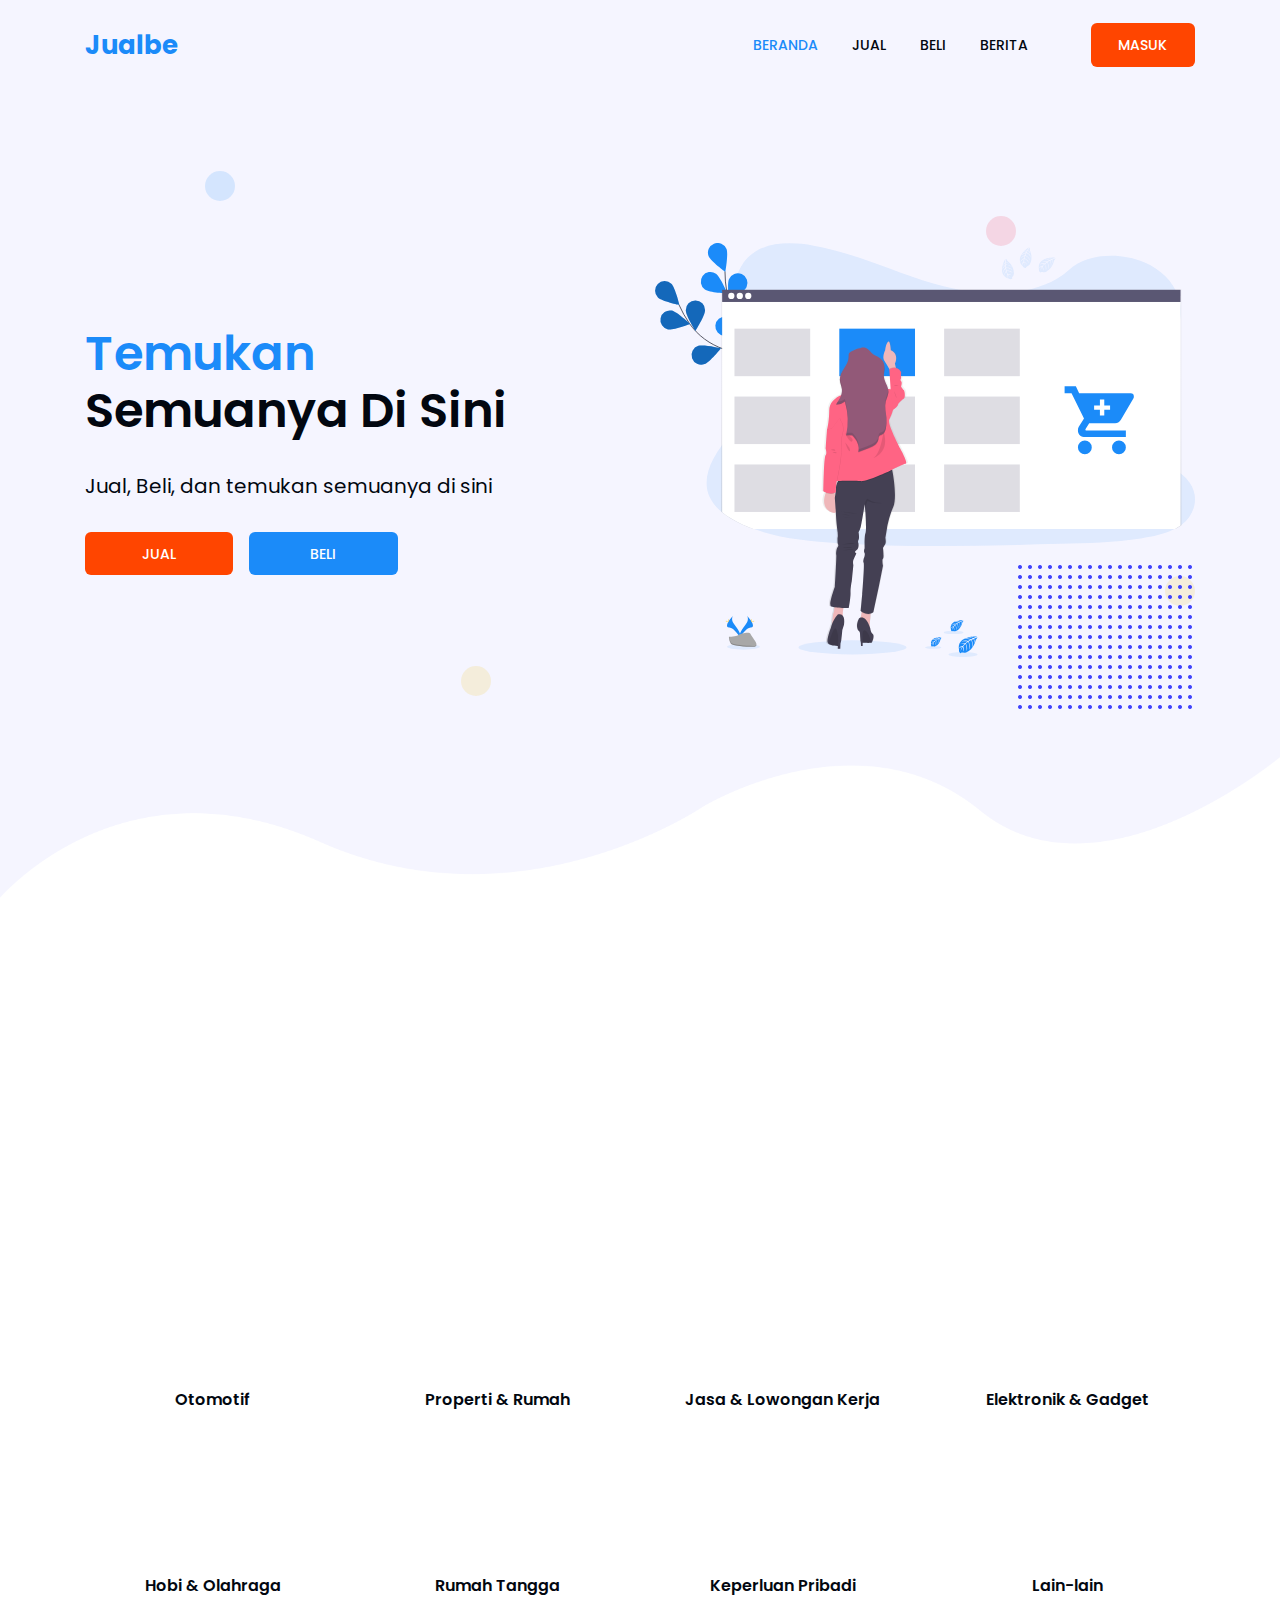
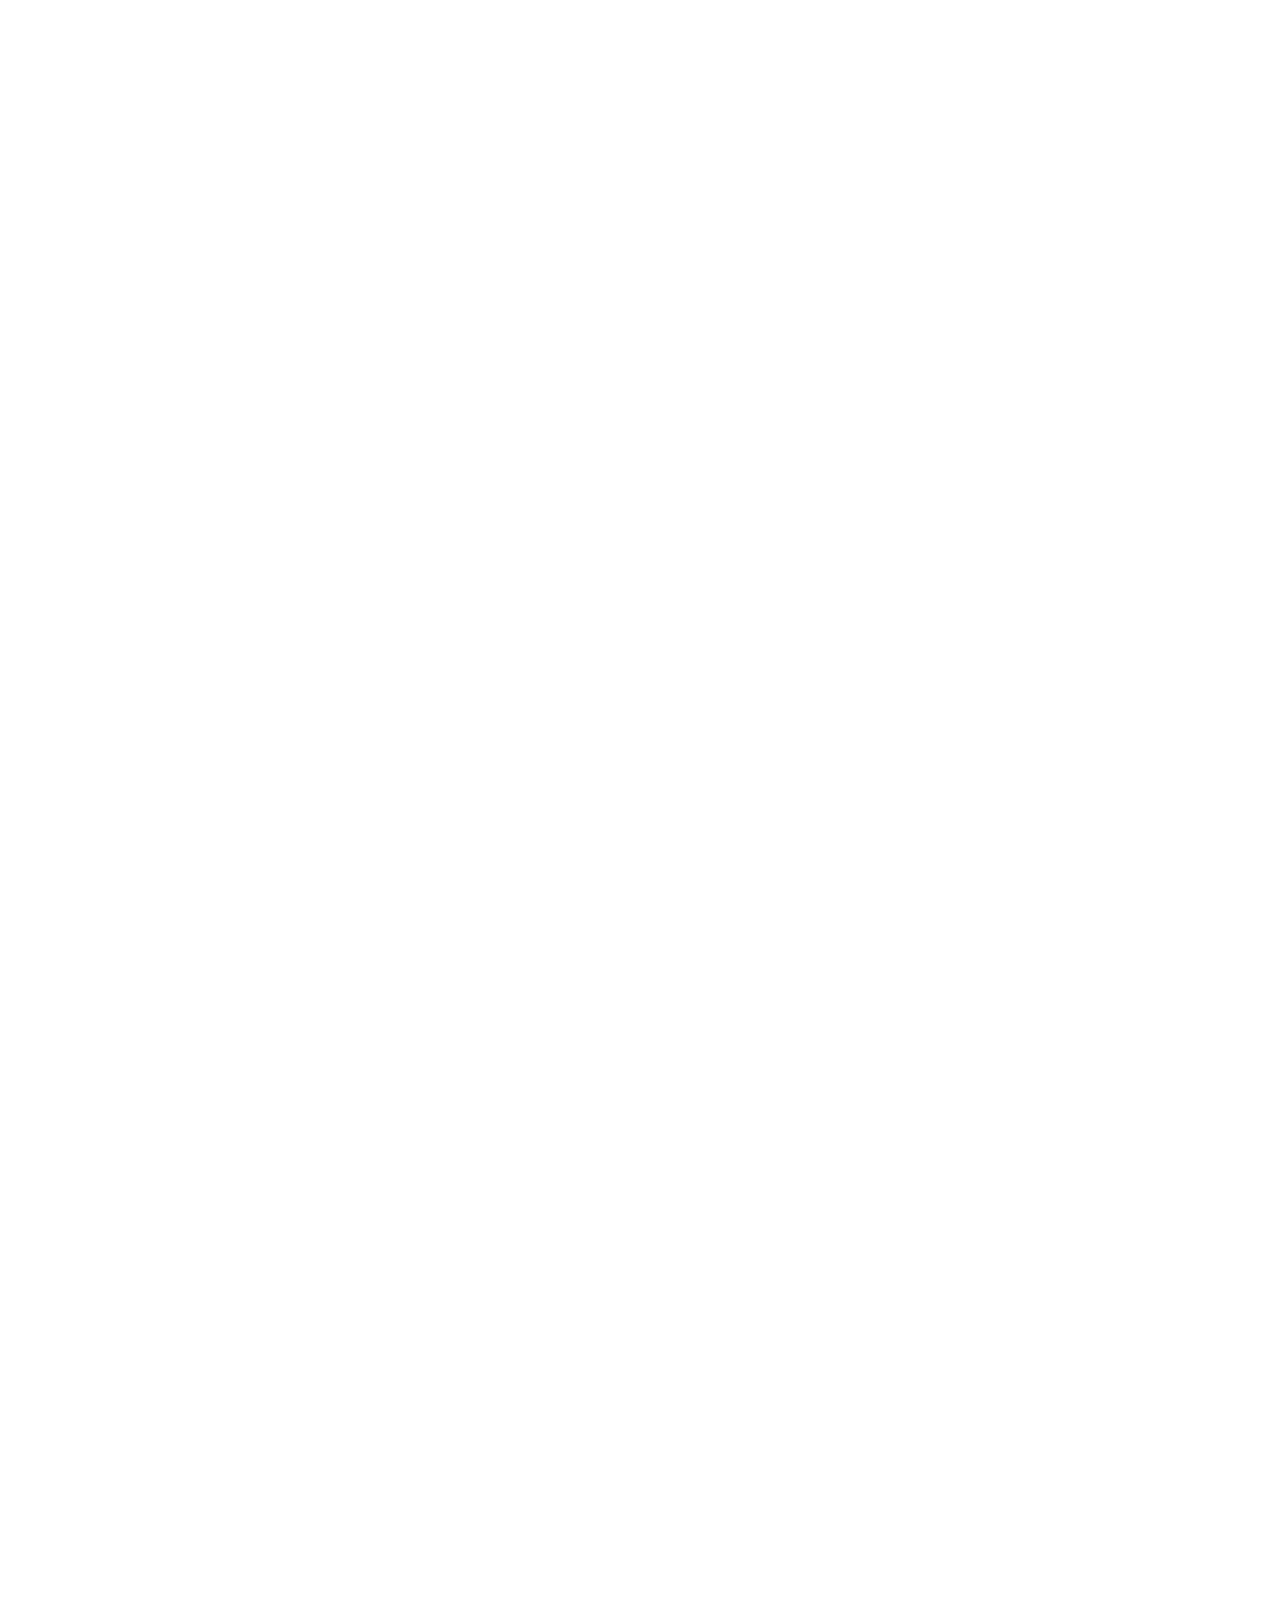
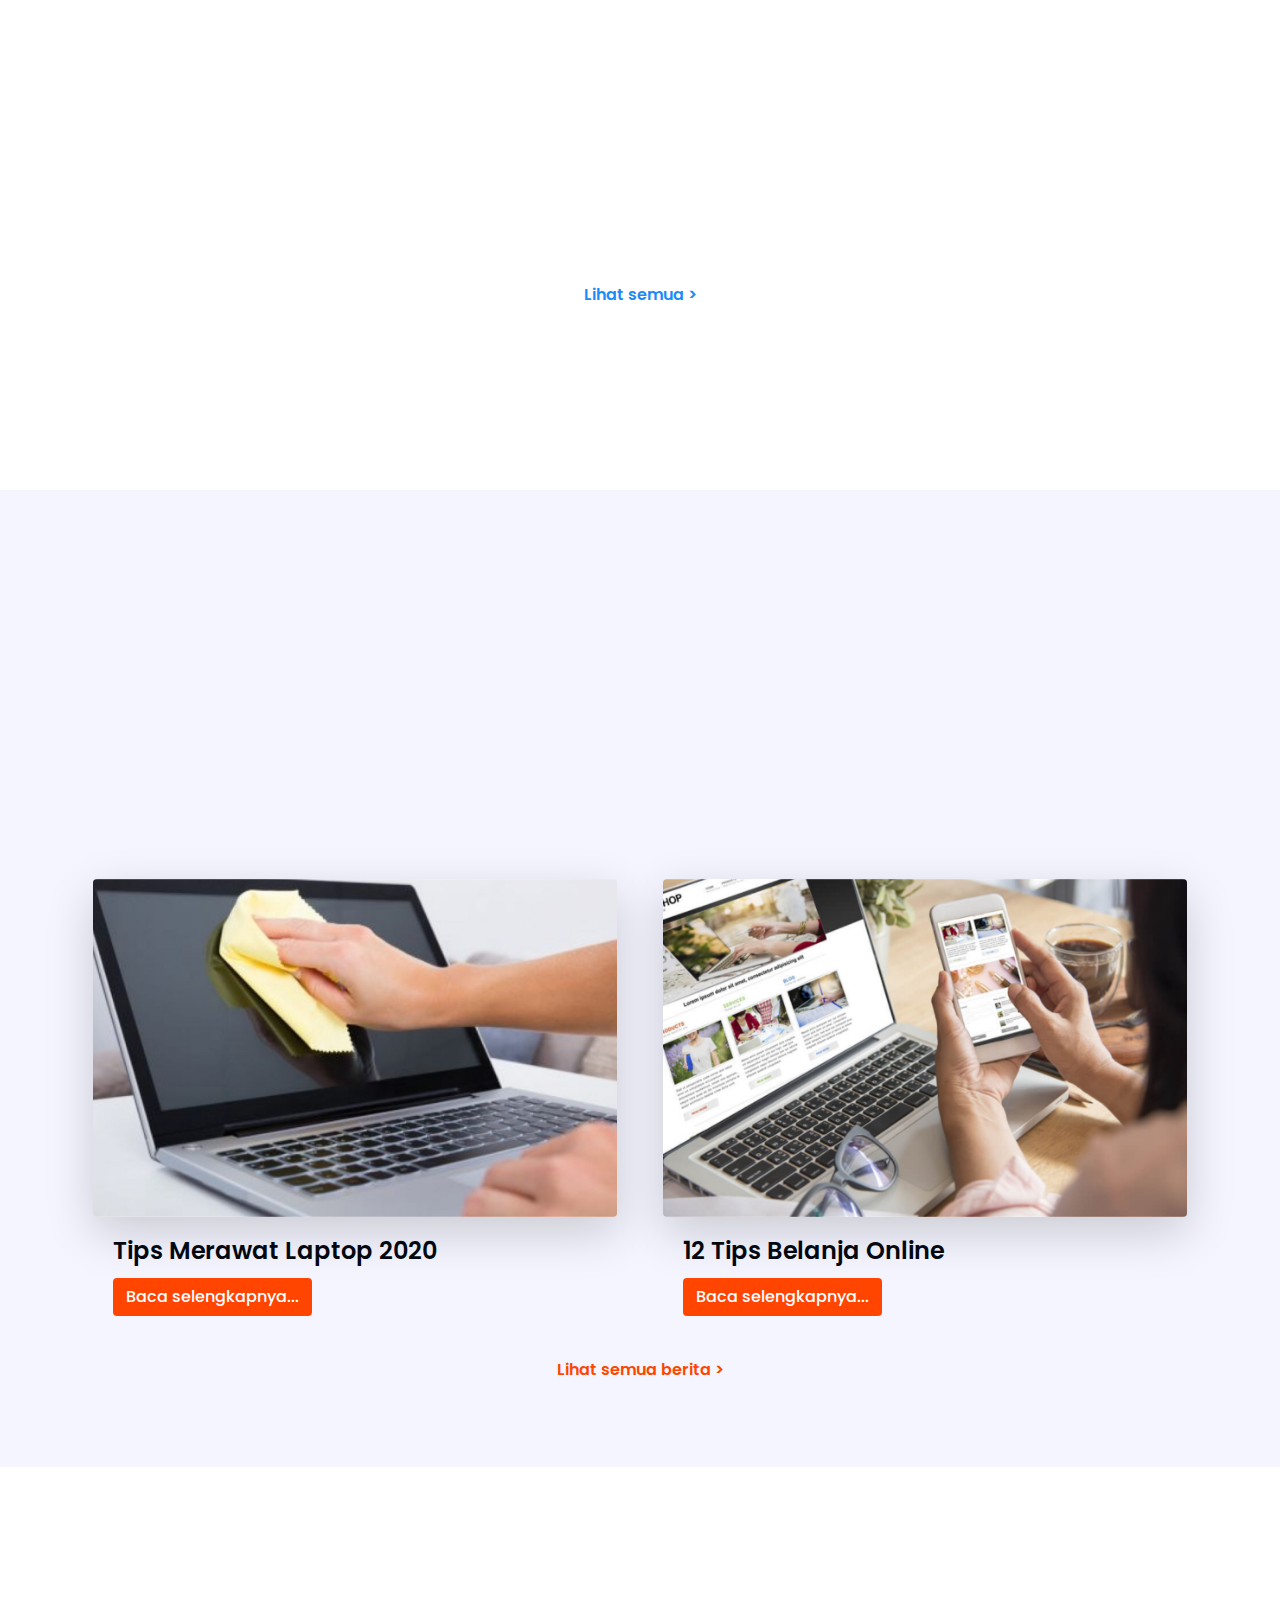
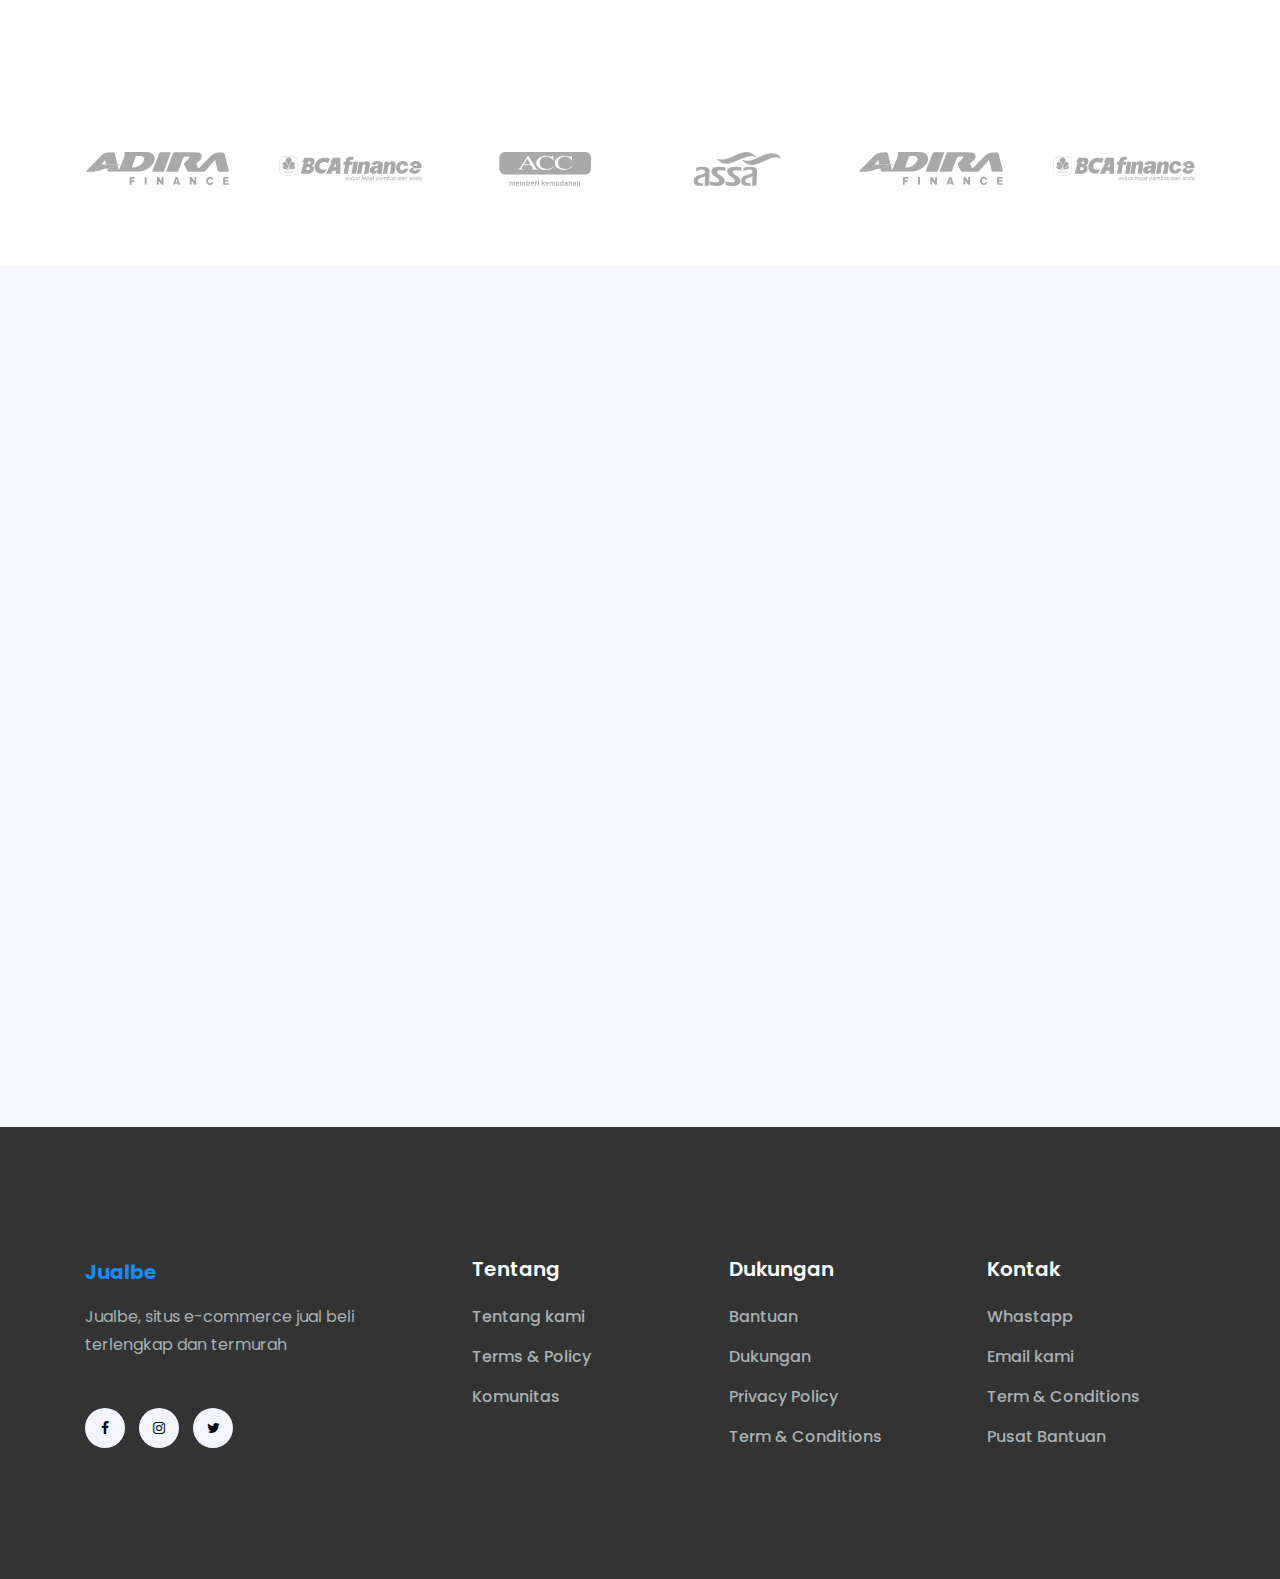
<file: index.html>
<!DOCTYPE html>
<html lang="en">

<head>
    <meta charset="utf-8">
    <meta name="viewport" content="width=device-width, initial-scale=1, shrink-to-fit=no">
    <meta name="description" content="">
    <meta http-equiv="X-UA-Compatible" content="IE=edge">
    <!-- The above 4 meta tags *must* come first in the head; any other head content must come *after* these tags-->
    <!-- Title-->
    <title>Jualbe</title>
    <!-- Favicon-->
    <link rel="icon" href="#">
    <!-- Stylesheet-->
    <link rel="stylesheet" href="css/style.css">
  </head>
  <body>
    
    <!-- Preloader-->
    <div id="preloader">
      <div class="apland-load"></div>
    </div>

    <!-- Header Area-->
    <header class="header_area">
      <div class="main_header_area">
        <div class="container">
          <div class="classy-nav-container breakpoint-off">
            <nav class="classy-navbar justify-content-between" id="aplandNav">
              <!-- Logo--><a class="nav-brand" style="color: #1b8bf9;" href="home.html"><strong>Jualbe</strong></a>
              <!-- Navbar Toggler-->
              <div class="classy-navbar-toggler"><span class="navbarToggler"><span></span><span></span><span></span></span></div>
              <!-- Menu-->
              <div class="classy-menu">
                <!-- Close Button-->
                <div class="classycloseIcon">
                  <div class="cross-wrap"><span class="top"></span><span class="bottom"></span></div>
                </div>
                <!-- Nav-->
                <div class="classynav">
                  <ul id="corenav">
                    <li class="current_page_item"><a href="#">Beranda</a></li>
                    <li><a href="jual.html">Jual</a></li>
                    <li><a href="beli.html">Beli</a></li>
                    <li><a href="berita.html">Berita</a></li>
                  </ul>
                  <!-- Login Button-->
                  <div class="login-btn-area ml-5 mt-5 mt-lg-0"><a class="btn apland-btn2" href="login.html">Masuk</a></div>
                </div>
              </div>
            </nav>
          </div>
        </div>
      </div>
    </header>

    <!-- Welcome Area-->
    <section class="hero-mymensingh welcome_area bg-gray" id="">
      <!-- Background Shape-->
      <div class="mymen-background-bottom-shape"><img src="img/mymen-bg.png" alt=""></div>
      <!-- Circle Shape Animation-->
      <div class="circle-shape-animation">
        <div class="circle1"></div>
        <div class="circle2"></div>
        <div class="circle3"></div>
        <div class="circle4"></div>
      </div>
      <div class="container h-100">
        <div class="row h-100 justify-content-between align-items-center">
          <div class="col-12 col-md-6 col-lg-5">
            <!-- Content-->
            <div class="welcome_text_area">
              <h2><span>Temukan</span> Semuanya Di Sini</h2>
              <h5>Jual, Beli, dan temukan semuanya di sini</h5>
              <div class="button-group d-flex align-items-center mt-30">
                <a class="btn apland-btn2 mr-3 col-md-4" href="jual.html">Jual</a>
                <a class="btn apland-btn mr-3 col-md-4" href="beli.html">Beli</a>
              </div>
            </div>
          </div>
          <div class="col-10 col-md-6">
            <!-- Welcome Image-->
            <div class="welcome_area_thumb text-center"><img src="img/beranda.svg" alt=""></div>
          </div>
        </div>
      </div>
    </section>

    <!-- Kategori -->
    <section class="main features_area section_padding_130" id="">
      <div class="container">
        <div class="row justify-content-center">
          <div class="col-12 col-sm-8 col-lg-6">
            <!-- Section Heading-->
            <div class="section_heading text-center wow fadeInUp" data-wow-delay="0.2s">
              <h6 style="background-color: orangered;">Kategori</h6>
              <h3><span style="color: orangered;">Kategori</span> Barang dan Jasa</h3>
              <p>Berikut adalah kategori khusus untuk Anda</p>
              <div class="line" style="background: orangered;"></div>
            </div>
          </div>
        </div>
        
        <div class="row justify-content-center mb-5">
          <!-- Kategori -->
          <div class="col-md-3">
            <div class="row justify-content-center">
              <div class="single_benifits d-flex wow fadeInUp" data-wow-delay="0.2s">
                <a href="#"><div class="icon_box" style="background-color: #9b59b6;"><i class="lni-car"></i></div></a>
              </div>
            </div>
            <div class="row justify-content-center">
              <h6>Otomotif</h6>
            </div>
          </div>
          <!-- Kategori -->
          <div class="col-md-3">
            <div class="row justify-content-center">
              <div class="single_benifits d-flex wow fadeInUp" data-wow-delay="0.2s">
                <a href="#"><div class="icon_box" style="background-color: #12CBC4;"><i class="lni-home"></i></div></a>
              </div>
            </div>
            <div class="row justify-content-center">
              <h6>Properti & Rumah</h6>
            </div>
          </div>
          <!-- Kategori -->
          <div class="col-md-3">
            <div class="row justify-content-center">
              <div class="single_benifits d-flex wow fadeInUp" data-wow-delay="0.2s">
                <a href="#"><div class="icon_box" style="background-color: #3498db;"><i class="lni-briefcase"></i></div></a>
              </div>
            </div>
            <div class="row justify-content-center">
              <h6>Jasa & Lowongan Kerja</h6>
            </div>
          </div>
          <!-- Kategori -->
          <div class="col-md-3">
            <div class="row justify-content-center">
              <div class="single_benifits d-flex wow fadeInUp" data-wow-delay="0.2s">
                <a href="#"><div class="icon_box" style="background-color: #2ecc71;"><i class="lni-laptop-phone"></i></div></a>
              </div>
            </div>
            <div class="row justify-content-center">
              <h6>Elektronik & Gadget</h6>
            </div>
          </div>
        </div>
        <div class="row justify-content-center mt-5">
          <!-- Kategori -->
          <div class="col-md-3">
            <div class="row justify-content-center">
              <div class="single_benifits d-flex wow fadeInUp" data-wow-delay="0.2s">
                <a href="#"><div class="icon_box" style="background-color: orange;"><i class="lni-basketball"></i></div></a>
              </div>
            </div>
            <div class="row justify-content-center">
              <h6>Hobi & Olahraga</h6>
            </div>
          </div>
          <!-- Kategori -->
          <div class="col-md-3">
            <div class="row justify-content-center">
              <div class="single_benifits d-flex wow fadeInUp" data-wow-delay="0.2s">
                <a href="#"><div class="icon_box" style="background-color: orangered;"><i class="lni-users"></i></div></a>
              </div>
            </div>
            <div class="row justify-content-center">
              <h6>Rumah Tangga</h6>
            </div>
          </div>
          <!-- Kategori -->
          <div class="col-md-3">
            <div class="row justify-content-center">
              <div class="single_benifits d-flex wow fadeInUp" data-wow-delay="0.2s">
                <a href="#"><div class="icon_box" style="background-color: #ED4C67;"><i class="lni-tshirt"></i></div></a>
              </div>
            </div>
            <div class="row justify-content-center">
              <h6>Keperluan Pribadi</h6>
            </div>
          </div>
          <!-- Kategori -->
          <div class="col-md-3">
            <div class="row justify-content-center">
              <div class="single_benifits d-flex wow fadeInUp" data-wow-delay="0.2s">
                <a href="#"><div class="icon_box" style="background-color: #2c3e50;"><i class="lni-notepad"></i></div></a>
              </div>
            </div>
            <div class="row justify-content-center">
              <h6>Lain-lain</h6>
            </div>
          </div>
        </div>
      </div>
    </section>

    <!-- Buy -->
    <section class="main features_area section_padding_130" id="">
      <div class="container">
        <div class="row justify-content-center">
          <div class="col-12 col-sm-8 col-lg-6">
            <!-- Section Heading-->
            <div class="section_heading text-center wow fadeInUp" data-wow-delay="0.2s">
              <h6>Terbaru</h6>
              <h3><span>Temukan</span> kebutuhan anda disini</h3>
              <div class="line" style="background: #1b8bf9;"></div>
            </div>
          </div>
        </div>
        
        <div class="row justify-content-center">
           <!-- Single Item-->
           <div class="col-12 col-sm-6 col-lg-4">
            <div class="single_advisor_profile wow fadeInUp" data-wow-delay="0.2s">
              <div class="advisor_thumb"><img src="img/oto2.jpg" alt="">
                <div class="social-info">
                  <a href="#"><i class="lni-heart"></i></a>
                </div>
              </div>
              <a href="#">
              <div class="single_advisor_details_info">
                <h5>Vespa Matic</h5>
                <h6 style="color: #1b8bf9;">Rp 34.000.000</h6>
                <p class="designation">Sukabumi</p>
              </div>
              </a>
            </div>
          </div>
          <!-- Single Item-->
          <div class="col-12 col-sm-6 col-lg-4">
            <div class="single_advisor_profile wow fadeInUp" data-wow-delay="0.2s">
              <div class="advisor_thumb"><img src="img/ll2.jpg" alt="">
                <div class="social-info">
                  <a href="#"><i class="lni-heart"></i></a>
                </div>
              </div>
              <a href="#">
              <div class="single_advisor_details_info">
                <h5>Rilla Series</h5>
                <h6 style="color: #1b8bf9;">Rp 160.000</h6>
                <p class="designation">Semarang</p>
              </div>
              </a>
            </div>
          </div>
          <!-- Single Item-->
          <div class="col-12 col-sm-6 col-lg-4">
            <div class="single_advisor_profile wow fadeInUp" data-wow-delay="0.2s">
              <div class="advisor_thumb"><img src="img/elekt1.jpg" alt="">
                <div class="social-info">
                  <a href="#"><i class="lni-heart"></i></a>
                </div>
              </div>
              <a href="#">
              <div class="single_advisor_details_info">
                <h5>Speaker JBL</h5>
                <h6 style="color: #1b8bf9;">Rp 300.000</h6>
                <p class="designation">Malang</p>
              </div>
              </a>
            </div>
          </div>
          <!-- Single Item-->
          <div class="col-12 col-sm-6 col-lg-4">
            <div class="single_advisor_profile wow fadeInUp" data-wow-delay="0.2s">
              <div class="advisor_thumb"><img src="img/hobi1.jpg" alt="">
                <div class="social-info">
                  <a href="#"><i class="lni-heart"></i></a>
                </div>
              </div>
              <a href="#">
              <div class="single_advisor_details_info">
                <h5>Raket Badminton</h5>
                <h6 style="color: #1b8bf9;">Rp 300.000</h6>
                <p class="designation">Jakarta Barat</p>
              </div>
              </a>
            </div>
          </div>
          <!-- Single Item-->
          <div class="col-12 col-sm-6 col-lg-4">
            <div class="single_advisor_profile wow fadeInUp" data-wow-delay="0.2s">
              <div class="advisor_thumb"><img src="img/rt2.jpg" alt="">
                <div class="social-info">
                  <a href="#"><i class="lni-heart"></i></a>
                </div>
              </div>
              <a href="#">
              <div class="single_advisor_details_info">
                <h5>Kursi Cantik</h5>
                <h6 style="color: #1b8bf9;">Rp 700.000</h6>
                <p class="designation">Surabaya</p>
              </div>
              </a>
            </div>
          </div>
           <!-- Single Item-->
           <div class="col-12 col-sm-6 col-lg-4">
            <div class="single_advisor_profile wow fadeInUp" data-wow-delay="0.2s">
              <div class="advisor_thumb"><img src="img/pr4.jpg" alt="">
                <div class="social-info">
                  <a href="#"><i class="lni-heart"></i></a>
                </div>
              </div>
              <a href="#">
              <div class="single_advisor_details_info">
                <h5>Hoodie</h5>
                <h6 style="color: #1b8bf9;">Rp 175.000</h6>
                <p class="designation">Jepara</p>
              </div>
              </a>
            </div>
          </div>
          <!-- Single Item-->
          <div class="col-12 col-sm-6 col-lg-4">
            <div class="single_advisor_profile wow fadeInUp" data-wow-delay="0.2s">
              <div class="advisor_thumb"><img src="img/rumah3.jpg" alt="">
                <div class="social-info">
                  <a href="#"><i class="lni-heart"></i></a>
                </div>
              </div>
              <a href="#">
              <div class="single_advisor_details_info">
                <h5>Rumah Tipe 36</h5>
                <h6 style="color: #1b8bf9;">Rp 680.000.000</h6>
                <p class="designation">Jakarta Utara</p>
              </div>
              </a>
            </div>
          </div>
          <!-- Single Item-->
          <div class="col-12 col-sm-6 col-lg-4">
            <div class="single_advisor_profile wow fadeInUp" data-wow-delay="0.2s">
              <div class="advisor_thumb"><img src="img/elekt3.jpg" alt="">
                <div class="social-info">
                  <a href="#"><i class="lni-heart"></i></a>
                </div>
              </div>
              <a href="#">
              <div class="single_advisor_details_info">
                <h5>Macbook Pro</h5>
                <h6 style="color: #1b8bf9;">Rp 9.275.000</h6>
                <p class="designation">Yogyakarta</p>
              </div>
              </a>
            </div>
          </div>
          <!-- Single Item-->
          <div class="col-12 col-sm-6 col-lg-4">
            <div class="single_advisor_profile wow fadeInUp" data-wow-delay="0.2s">
              <div class="advisor_thumb"><img src="img/jasa3.jpg" alt="">
                <div class="social-info">
                  <a href="#"><i class="lni-heart"></i></a>
                </div>
              </div>
              <a href="#">
              <div class="single_advisor_details_info">
                <h5>Loker OB</h5>
                <h6 style="color: #1b8bf9;">Rp 3.350.000</h6>
                <p class="designation">Yogyakarta</p>
              </div>
              </a>
            </div>
          </div>

        </div>
        <div class="row justify-content-center mb-5">
          <a href="beli.html">
            <h6 style="color: #1b8bf9;">Lihat semua ></h6>
          </a>
        </div>
        
      </div>
    </section>

    <!-- News -->
    <section class="price_plan_area section_padding_130_80" id="packages">
      <div class="container">
        <div class="row justify-content-center">
          <div class="col-12 col-sm-8 col-lg-6">
            <!-- Section Heading-->
            <div class="section_heading text-center wow fadeInUp" data-wow-delay="0.2s">
              <h6 style="background-color: orangered;">Berita</h6>
              <h3><span style="color: orangered;">Berita</span> & Tips Terbaru</h3>
              <p>Berikut adalah berita terbaru khusus untuk Anda</p>
              <div class="line" style="background: orangered;"></div>
            </div>
          </div>
        </div>
        <div class="row justify-content-center">
          
          <!-- Single News-->
          <div class="col-md-6">
            <div class="mb-3 p-2 sr-icon-1">
              <img src="img/laptop.jpg" class="card-img-top shadow-lg rounded" height="200" width="auto" alt="...">
              <div class="card-body">
                <h4 class="card-title">Tips Merawat Laptop 2020</h4>
                <a href="#" class="btn" style="background-color: orangered; color: white;">Baca selengkapnya...</a>
              </div>
            </div>
          </div>
           <!-- Single News-->
           <div class="col-md-6">
            <div class="mb-3 p-2 sr-icon-1">
              <img src="img/onlinesop.jpg" class="card-img-top shadow-lg rounded" height="200" width="auto" alt="...">
              <div class="card-body">
                <h4 class="card-title">12 Tips Belanja Online</h4>
                <a href="#" class="btn" style="background-color: orangered; color: white;">Baca selengkapnya...</a>
              </div>
            </div>
          </div>

        </div>
        <div class="row justify-content-center">
          <a href="berita.html">
            <h6 style="color: orangered;">Lihat semua berita ></h6>
          </a>
        </div>
      </div>
    </section>

    <!-- Our Partners Area-->
    <section class="our_advisor_area section_padding_130_80" id="teams">
      <div class="container">
        <div class="row justify-content-center">
          <div class="col-12 col-sm-8 col-lg-6">
            <!-- Section Heading-->
            <div class="section_heading text-center wow fadeInUp" data-wow-delay="0.2s">
              <h3>Partner kami</h3>
              <div class="line" style="background: #333333;"></div>
            </div>
          </div>
        </div>
        <div class="row">
          <div class="col-12">
            <div class="our-partner-slides owl-carousel">
              <div class="single-partner"><img src="img/partner-3.svg" alt=""></div>
              <div class="single-partner"><img src="img/partner-4.svg" alt=""></div>
              <div class="single-partner"><img src="img/partner-5.svg" alt=""></div>
              <div class="single-partner"><img src="img/partner-6.svg" alt=""></div>
            </div>
          </div>
        </div>
      </div>
    </section>

    <!-- FAQ Area-->
    <div class="faq_area section_padding_130" id="faq">
      <div class="container">
        <div class="row justify-content-center">
          <div class="col-12 col-sm-8 col-lg-6">
            <!-- Section Heading-->
            <div class="section_heading text-center wow fadeInUp" data-wow-delay="0.2s">
              <h3><span>Frequently </span> Asked Questions</h3>
              <div class="line"  style="background: #1b8bf9;"></div>
            </div>
          </div>
        </div>
        <div class="row justify-content-center">
          <!-- FAQ Area-->
          <div class="col-12 col-sm-10 col-lg-10">
            <div class="accordion faq-accordian" id="faqAccordion">
              <div class="card border-0 wow fadeInUp" data-wow-delay="0.2s">
                <div class="card-header" id="headingOne">
                  <h6 class="mb-0 collapsed" data-toggle="collapse" data-target="#collapseOne" aria-expanded="true" aria-controls="collapseOne">Tentang kami<span class="lni-chevron-up"></span></h6>
                </div>
                <div class="collapse" id="collapseOne" aria-labelledby="headingOne" data-parent="#faqAccordion">
                  <div class="card-body">
                    <p>Lorem ipsum dolor sit amet consectetur adipisicing elit. Architecto quidem facere deserunt sint animi sapiente vitae suscipit.</p>
                  </div>
                </div>
              </div>

              <div class="card border-0 wow fadeInUp" data-wow-delay="0.3s">
                <div class="card-header" id="headingTwo">
                  <h6 class="mb-0 collapsed" data-toggle="collapse" data-target="#collapseTwo" aria-expanded="true" aria-controls="collapseTwo">Apa keuntungan menjual Barang di situs kami?<span class="lni-chevron-up"></span></h6>
                </div>
                <div class="collapse" id="collapseTwo" aria-labelledby="headingTwo" data-parent="#faqAccordion">
                  <div class="card-body">
                    <p>Lorem ipsum dolor sit amet consectetur adipisicing elit. Architecto quidem facere deserunt sint animi sapiente vitae suscipit.</p>
                  </div>
                </div>
              </div>

              <div class="card border-0 wow fadeInUp" data-wow-delay="0.4s">
                <div class="card-header" id="headingThree">
                  <h6 class="mb-0 collapsed" data-toggle="collapse" data-target="#collapseThree" aria-expanded="true" aria-controls="collapseThree">Apa saja barang yang bisa dijual?<span class="lni-chevron-up"></span></h6>
                </div>
                <div class="collapse" id="collapseThree" aria-labelledby="headingThree" data-parent="#faqAccordion">
                  <div class="card-body">
                    <p>Lorem ipsum dolor sit amet consectetur adipisicing elit. Architecto quidem facere deserunt sint animi sapiente vitae suscipit.</p>
                  </div>
                </div>
              </div>

              <div class="card border-0 wow fadeInUp" data-wow-delay="0.6s">
                <div class="card-header" id="headingFour">
                  <h6 class="mb-0 collapsed" data-toggle="collapse" data-target="#collapseFour" aria-expanded="true" aria-controls="collapseFour">Bagaimana cara membeli suatu barang?<span class="lni-chevron-up"></span></h6>
                </div>
                <div class="collapse" id="collapseFour" aria-labelledby="headingFour" data-parent="#faqAccordion">
                  <div class="card-body">
                    <p>Lorem ipsum dolor sit amet consectetur adipisicing elit. Architecto quidem facere deserunt sint animi sapiente vitae suscipit.</p>
                  </div>
                </div>
              </div>
            </div>
            <!-- Support Button-->
            <div class="support-button text-center d-flex align-items-center justify-content-center mt-4 wow fadeInUp" data-wow-delay="0.5s"><i class="lni-emoji-sad" style="color: orangered;"></i>
              <p class="mb-0 px-2">Masih bingung?</p><a href="#contact" style="color: #1b8bf9;"> Hubungi kami</a>
            </div>
          </div>
        </div>
      </div>
    </div>
    
    <!-- Footer Area-->
    <footer class="footer_area section_padding_130_0" style="background-color: #333333;" id="contact">
      <div class="container">
        <div class="row">
          <!-- Single Widget-->
          <div class="col-12 col-sm-6 col-lg-4">
            <div class="single-footer-widget section_padding_0_130">
              <!-- Footer Logo-->
              <div class="footer-logo mb-3"><a style="color: #1b8bf9; font-size: 20px;" href="home.html"><strong>Jualbe</strong></a></div>
              <p>Jualbe, situs e-commerce jual beli terlengkap dan termurah</p>
              <!-- Footer Social Area-->
              <div class="footer_social_area mt-5">
                <a href="#" data-toggle="tooltip" data-placement="top" title="Facebook"><i class="fa fa-facebook"></i></a>
                <a href="#" data-toggle="tooltip" data-placement="top" title="Instagram"><i class="fa fa-instagram"></i></a>
                <a href="#" data-toggle="tooltip" data-placement="top" title="Twitter"><i class="fa fa-twitter"></i></a></div>
            </div>
          </div>
          <!-- Single Widget-->
          <div class="col-12 col-sm-6 col-lg">
            <div class="single-footer-widget section_padding_0_130">
              <!-- Widget Title-->
              <h5 class="widget-title" style="color: #FFF;">Tentang</h5>
              <!-- Footer Menu-->
              <div class="footer_menu">
                <ul>
                  <li><a href="#">Tentang kami</a></li>
                  <li><a href="#">Terms &amp; Policy</a></li>
                  <li><a href="#">Komunitas</a></li>
                </ul>
              </div>
            </div>
          </div>
          <!-- Single Widget-->
          <div class="col-12 col-sm-6 col-lg">
            <div class="single-footer-widget section_padding_0_130">
              <!-- Widget Title-->
              <h5 class="widget-title" style="color: #FFF;">Dukungan</h5>
              <!-- Footer Menu-->
              <div class="footer_menu">
                <ul>
                  <li><a href="#">Bantuan</a></li>
                  <li><a href="#">Dukungan</a></li>
                  <li><a href="#">Privacy Policy</a></li>
                  <li><a href="#">Term &amp; Conditions</a></li>
                </ul>
              </div>
            </div>
          </div>
          <!-- Single Widget-->
          <div class="col-12 col-sm-6 col-lg">
            <div class="single-footer-widget section_padding_0_130">
              <!-- Widget Title-->
              <h5 class="widget-title" style="color: #FFF;">Kontak</h5>
              <!-- Footer Menu-->
              <div class="footer_menu">
                <ul>
                  <li><a href="#">Whastapp</a></li>
                  <li><a href="#">Email kami</a></li>
                  <li><a href="#">Term &amp; Conditions</a></li>
                  <li><a href="#">Pusat Bantuan</a></li>
                </ul>
              </div>
            </div>
          </div>
        </div>
      </div>
    </footer>
    <!-- jQuery(necessary for all JavaScript plugins)-->
    <script src="js/jquery.min.js"></script>
    <script src="js/popper.min.js"></script>
    <script src="js/bootstrap.min.js"></script>
    <script src="js/owl.carousel.min.js"></script>
    <script src="js/waypoints.min.js"></script>
    <script src="js/jquery.easing.min.js"></script>
    <script src="js/default/classy-nav.min.js"></script>
    <script src="js/default/sticky.js"></script>
    <script src="js/default/mail.js"></script>
    <script src="js/default/scrollup.min.js"></script>
    <script src="js/default/one-page-nav.js"></script>
    <script src="js/jarallax.min.js"></script>
    <script src="js/jarallax-video.min.js"></script>
    <script src="js/jquery.counterup.min.js"></script>
    <script src="js/jquery.countdown.min.js"></script>
    <script src="js/jquery.magnific-popup.min.js"></script>
    <script src="js/wow.min.js"></script>
    <script src="js/default/active.js"></script>
  </body>

</html>
</file>
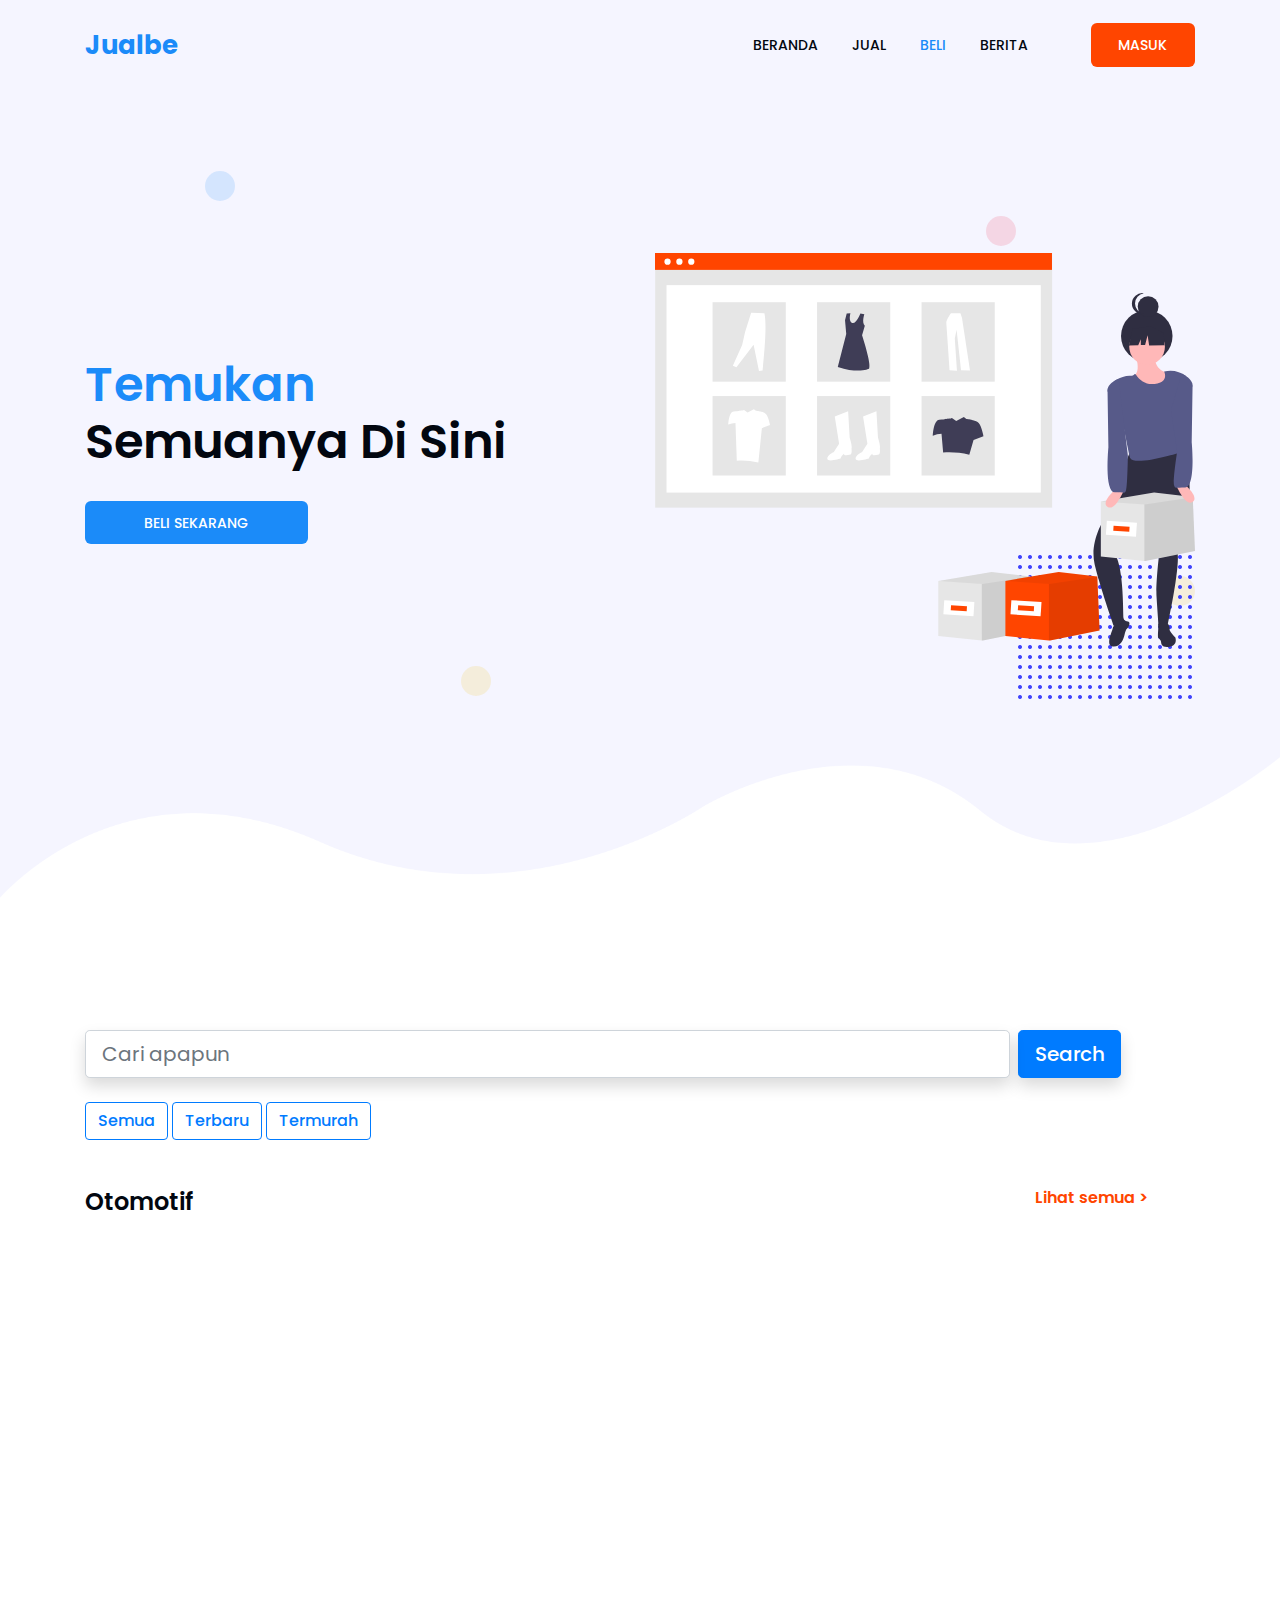
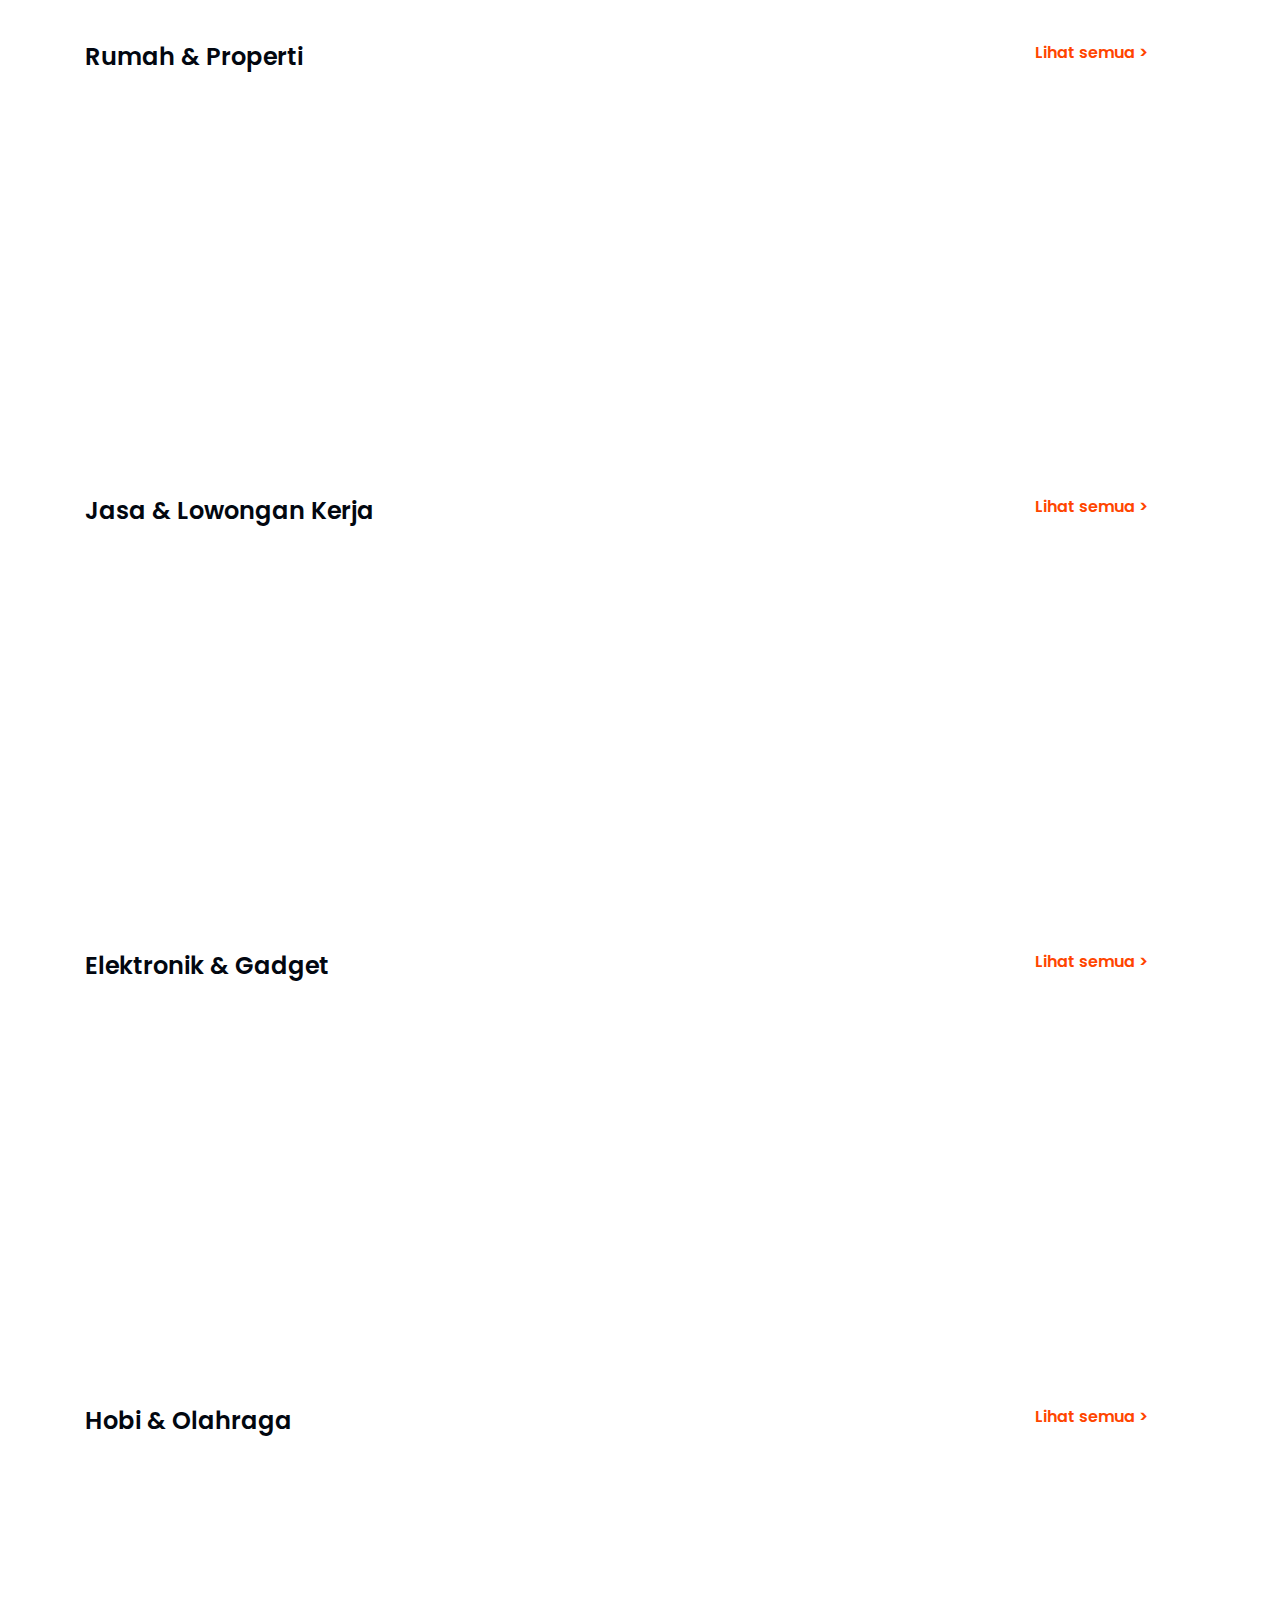
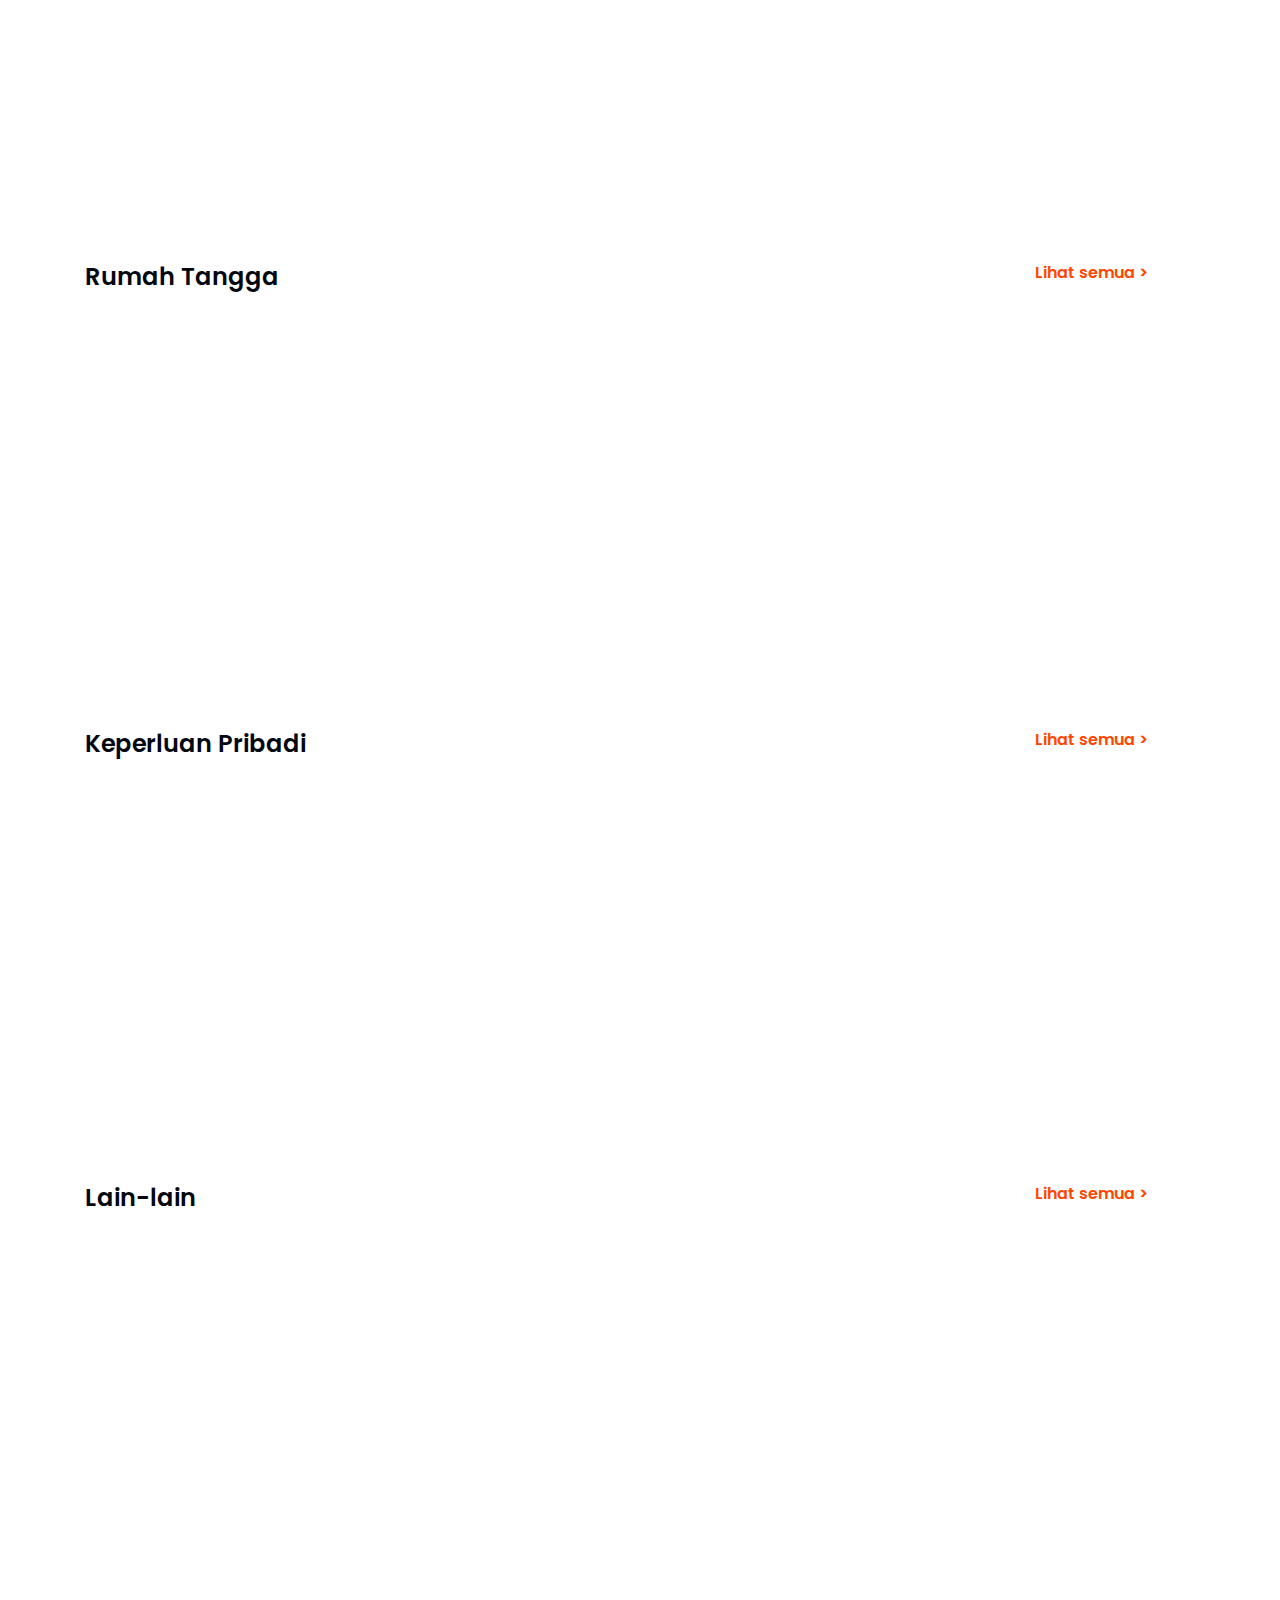
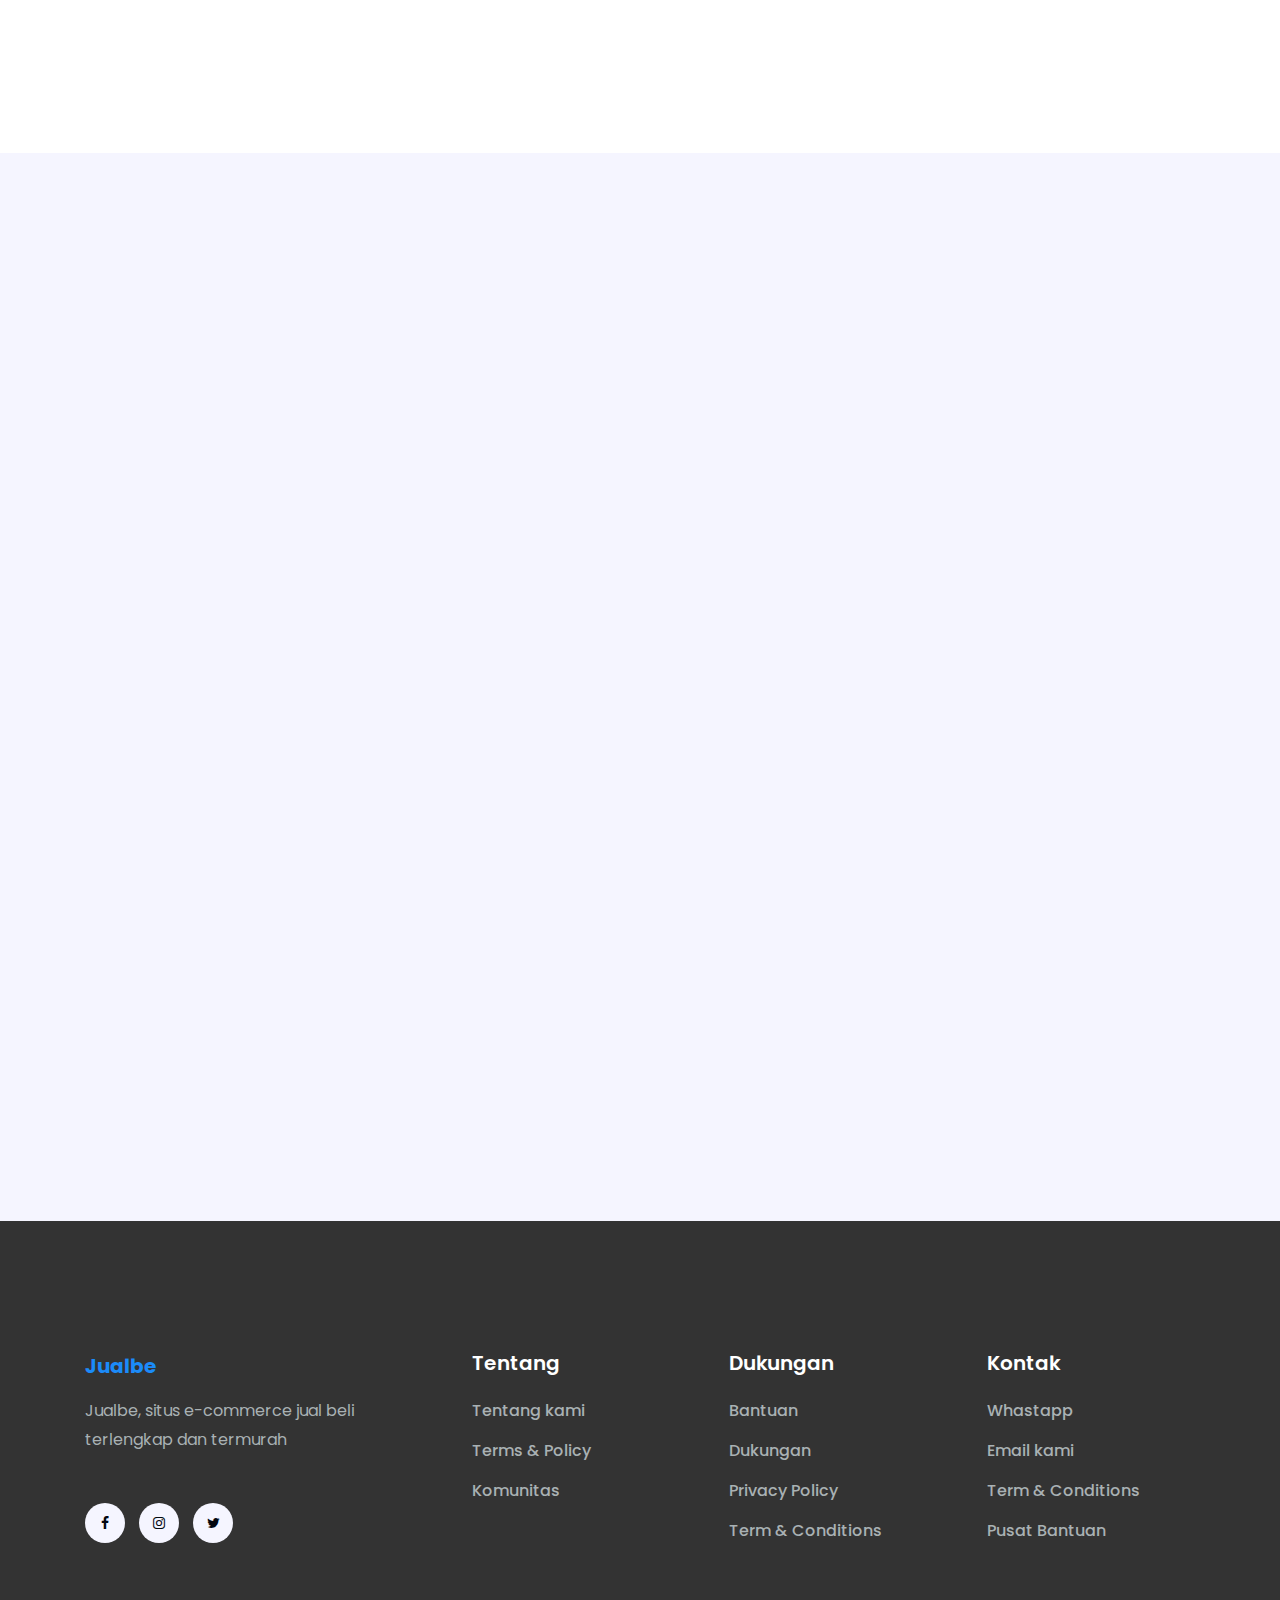
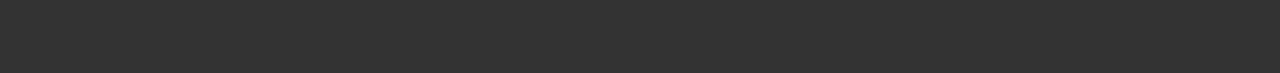
<file: beli.html>
<!DOCTYPE html>
<html lang="en">
  
<head>
    <meta charset="utf-8">
    <meta name="viewport" content="width=device-width, initial-scale=1, shrink-to-fit=no">
    <meta name="description" content="">
    <meta http-equiv="X-UA-Compatible" content="IE=edge">
    <!-- The above 4 meta tags *must* come first in the head; any other head content must come *after* these tags-->
    <!-- Title-->
    <title>Jualbe</title>
    <!-- Favicon-->
    <link rel="icon" href="#">
    <!-- Stylesheet-->
    <link rel="stylesheet" href="css/style.css">
  </head>
  <body>
    
    <!-- Preloader-->
    <div id="preloader">
      <div class="apland-load"></div>
    </div>

    <!-- Header Area-->
    <header class="header_area">
      <div class="main_header_area">
        <div class="container">
          <div class="classy-nav-container breakpoint-off">
            <nav class="classy-navbar justify-content-between" id="aplandNav">
              <!-- Logo--><a class="nav-brand" style="color: #1b8bf9;" href="home.html"><strong>Jualbe</strong></a>
              <!-- Navbar Toggler-->
              <div class="classy-navbar-toggler"><span class="navbarToggler"><span></span><span></span><span></span></span></div>
              <!-- Menu-->
              <div class="classy-menu">
                <!-- Close Button-->
                <div class="classycloseIcon">
                  <div class="cross-wrap"><span class="top"></span><span class="bottom"></span></div>
                </div>
                <!-- Nav-->
                <div class="classynav">
                  <ul id="corenav">
                    <li><a href="home.html">Beranda</a></li>
                    <li><a href="jual.html">Jual</a></li>
                    <li class="current_page_item"><a href="#">Beli</a></li>
                    <li><a href="berita.html">Berita</a></li>
                  </ul>
                  <!-- Login Button-->
                  <div class="login-btn-area ml-5 mt-5 mt-lg-0"><a class="btn apland-btn2" href="login.html">Masuk</a></div>
                </div>
              </div>
            </nav>
          </div>
        </div>
      </div>
    </header>

    <!-- Welcome Area-->
    <section class="hero-mymensingh welcome_area bg-gray" id="home">
      <!-- Background Shape-->
      <div class="mymen-background-bottom-shape"><img src="img/mymen-bg.png" alt=""></div>
      <!-- Circle Shape Animation-->
      <div class="circle-shape-animation">
        <div class="circle1"></div>
        <div class="circle2"></div>
        <div class="circle3"></div>
        <div class="circle4"></div>
      </div>
      <div class="container h-100">
        <div class="row h-100 justify-content-between align-items-center">
          <div class="col-12 col-md-6 col-lg-5">
            <!-- Content-->
            <div class="welcome_text_area">
              <h2><span>Temukan</span> Semuanya Di Sini</h2>
              <div class="button-group d-flex align-items-center mt-30">
                <a class="btn apland-btn mr-3 col-md-6" href="#services">Beli Sekarang</a>
              </div>
            </div>
          </div>
          <div class="col-10 col-md-6">
            <!-- Welcome Image-->
            <div class="welcome_area_thumb text-center"><img src="img/beli.svg" alt=""></div>
          </div>
        </div>
      </div>
    </section>

    <!-- Buy -->
    <section class="main_features_area section_padding_130" id="services">
      <div class="container">
        <div class="row align-items-center justify-content-between">
          <div class="col-12 col-sm-10 col-md-12">
            <!-- Section Heading-->
            <form class="form-inline mb-4">
              <input class="form-control form-control-lg mr-sm-2 col-md-10 shadow" type="search" placeholder="Cari apapun" aria-label="Search">
              <button class="btn btn-lg btn-primary my-2 my-sm-0 shadow" type="submit">Search</button>
            </form>
            <div class="row mb-5">
              <div class="col">
                <a class="btn btn-outline-primary" href="#">Semua</a>
                <a class="btn btn-outline-primary" href="#">Terbaru</a>
                <a class="btn btn-outline-primary" href="#">Termurah</a>
              </div>
            </div>

            <!-- Kategori 1 -->
            <div class="row mb-4 mt-3">
              <div class="col-lg-10">
                <h4>Otomotif</h4>
              </div>
              <div class="col-lg-2">
                <a href="#">
                <h6 style="color: orangered;">Lihat semua ></h6>
                </a>
              </div>
            </div>
            <div class="row justify-content-center">
              <!-- Single Item-->
              <div class="col-12 col-sm-6 col-lg-3">
                <div class="single_advisor_profile wow fadeInUp" data-wow-delay="0.2s">
                  <div class="advisor_thumb"><img src="img/oto1.jpg" alt="">
                    <div class="social-info">
                      <a href="#"><i class="lni-heart"></i></a>
                    </div>
                  </div>
                  <a href="#">
                  <div class="single_advisor_details_info">
                    <h5>Kunci T 8mm</h5>
                    <h6 style="color: #1b8bf9;">Rp 15.000</h6>
                    <p class="designation">Jakarta Utara</p>
                  </div>
                  </a>
                </div>
              </div>
              <!-- Single Item-->
              <div class="col-12 col-sm-6 col-lg-3">
                <div class="single_advisor_profile wow fadeInUp" data-wow-delay="0.2s">
                  <div class="advisor_thumb"><img src="img/oto2.jpg" alt="">
                    <div class="social-info">
                      <a href="#"><i class="lni-heart"></i></a>
                    </div>
                  </div>
                  <a href="#">
                  <div class="single_advisor_details_info">
                    <h5>Vespa Matic</h5>
                    <h6 style="color: #1b8bf9;">Rp 34.000.000</h6>
                    <p class="designation">Sukabumi</p>
                  </div>
                  </a>
                </div>
              </div>
              <!-- Single Item-->
              <div class="col-12 col-sm-6 col-lg-3">
                <div class="single_advisor_profile wow fadeInUp" data-wow-delay="0.2s">
                  <div class="advisor_thumb"><img src="img/oto3.jpg" alt="">
                    <div class="social-info">
                      <a href="#"><i class="lni-heart"></i></a>
                    </div>
                  </div>
                  <a href="#">
                  <div class="single_advisor_details_info">
                    <h5>Velg Ring 17</h5>
                    <h6 style="color: #1b8bf9;">Rp 4.000.000</h6>
                    <p class="designation">Jakarta Selatan</p>
                  </div>
                  </a>
                </div>
              </div>
              <!-- Single Item-->
              <div class="col-12 col-sm-6 col-lg-3">
                <div class="single_advisor_profile wow fadeInUp" data-wow-delay="0.2s">
                  <div class="advisor_thumb"><img src="img/oto4.jpg" alt="">
                    <div class="social-info">
                      <a href="#"><i class="lni-heart"></i></a>
                    </div>
                  </div>
                  <a href="#">
                  <div class="single_advisor_details_info">
                    <h5>Suzuki Ertiga</h5>
                    <h6 style="color: #1b8bf9;">Rp 202.000.000</h6>
                    <p class="designation">Jakarta Barat</p>
                  </div>
                  </a>
                </div>
              </div>
             
            </div>

            <!-- Kategori 2 -->
            <div class="row mb-4 mt-3">
              <div class="col-lg-10">
                <h4>Rumah & Properti</h4>
              </div>
              <div class="col-lg-2">
                <a href="#">
                <h6 style="color: orangered;">Lihat semua ></h6>
                </a>
              </div>
            </div>
            <div class="row justify-content-center">
              <!-- Single Item-->
              <div class="col-12 col-sm-6 col-lg-3">
                <div class="single_advisor_profile wow fadeInUp" data-wow-delay="0.2s">
                  <div class="advisor_thumb"><img src="img/rumah3.jpg" alt="">
                    <div class="social-info">
                      <a href="#"><i class="lni-heart"></i></a>
                    </div>
                  </div>
                  <a href="#">
                  <div class="single_advisor_details_info">
                    <h5>Rumah Tipe 36</h5>
                    <h6 style="color: #1b8bf9;">Rp 680.000.000</h6>
                    <p class="designation">Jakarta Utara</p>
                  </div>
                  </a>
                </div>
              </div>
              <!-- Single Item-->
              <div class="col-12 col-sm-6 col-lg-3">
                <div class="single_advisor_profile wow fadeInUp" data-wow-delay="0.2s">
                  <div class="advisor_thumb"><img src="img/rumah1.jpg" alt="">
                    <div class="social-info">
                      <a href="#"><i class="lni-heart"></i></a>
                    </div>
                  </div>
                  <a href="#">
                  <div class="single_advisor_details_info">
                    <h5>Rak TV</h5>
                    <h6 style="color: #1b8bf9;">Rp 2.900.000</h6>
                    <p class="designation">Kendal</p>
                  </div>
                  </a>
                </div>
              </div>
              <!-- Single Item-->
              <div class="col-12 col-sm-6 col-lg-3">
                <div class="single_advisor_profile wow fadeInUp" data-wow-delay="0.2s">
                  <div class="advisor_thumb"><img src="img/rumah2.jpg" alt="">
                    <div class="social-info">
                      <a href="#"><i class="lni-heart"></i></a>
                    </div>
                  </div>
                  <a href="#">
                  <div class="single_advisor_details_info">
                    <h5>Kitchen Set</h5>
                    <h6 style="color: #1b8bf9;">Rp 3.000.000</h6>
                    <p class="designation">Tangerang</p>
                  </div>
                  </a>
                </div>
              </div>
              <!-- Single Item-->
              <div class="col-12 col-sm-6 col-lg-3">
                <div class="single_advisor_profile wow fadeInUp" data-wow-delay="0.2s">
                  <div class="advisor_thumb"><img src="img/rumah4.jpg" alt="">
                    <div class="social-info">
                      <a href="#"><i class="lni-heart"></i></a>
                    </div>
                  </div>
                  <a href="#">
                  <div class="single_advisor_details_info">
                    <h5>Rumah Siap Huni</h5>
                    <h6 style="color: #1b8bf9;">Rp 900.000.000</h6>
                    <p class="designation">Semarang</p>
                  </div>
                  </a>
                </div>
              </div>
             
            </div>

             <!-- Kategori 3 -->
             <div class="row mb-4 mt-3">
              <div class="col-lg-10">
                <h4>Jasa & Lowongan Kerja</h4>
              </div>
              <div class="col-lg-2">
                <a href="#">
                <h6 style="color: orangered;">Lihat semua ></h6>
                </a>
              </div>
            </div>
            <div class="row justify-content-center">
              <!-- Single Item-->
              <div class="col-12 col-sm-6 col-lg-3">
                <div class="single_advisor_profile wow fadeInUp" data-wow-delay="0.2s">
                  <div class="advisor_thumb"><img src="img/jasa1.jpg" alt="">
                    <div class="social-info">
                      <a href="#"><i class="lni-heart"></i></a>
                    </div>
                  </div>
                  <a href="#">
                  <div class="single_advisor_details_info">
                    <h5>Jasa Desain</h5>
                    <h6 style="color: #1b8bf9;">Rp 300.000</h6>
                    <p class="designation">Kediri</p>
                  </div>
                  </a>
                </div>
              </div>
              <!-- Single Item-->
              <div class="col-12 col-sm-6 col-lg-3">
                <div class="single_advisor_profile wow fadeInUp" data-wow-delay="0.2s">
                  <div class="advisor_thumb"><img src="img/jasa2.jpg" alt="">
                    <div class="social-info">
                      <a href="#"><i class="lni-heart"></i></a>
                    </div>
                  </div>
                  <a href="#">
                  <div class="single_advisor_details_info">
                    <h5>Jasa Aplikasi</h5>
                    <h6 style="color: #1b8bf9;">Rp 700.000</h6>
                    <p class="designation">Tegal</p>
                  </div>
                  </a>
                </div>
              </div>
              <!-- Single Item-->
              <div class="col-12 col-sm-6 col-lg-3">
                <div class="single_advisor_profile wow fadeInUp" data-wow-delay="0.2s">
                  <div class="advisor_thumb"><img src="img/jasa3.jpg" alt="">
                    <div class="social-info">
                      <a href="#"><i class="lni-heart"></i></a>
                    </div>
                  </div>
                  <a href="#">
                  <div class="single_advisor_details_info">
                    <h5>Loker OB</h5>
                    <h6 style="color: #1b8bf9;">Rp 3.350.000</h6>
                    <p class="designation">Yogyakarta</p>
                  </div>
                  </a>
                </div>
              </div>
              <!-- Single Item-->
              <div class="col-12 col-sm-6 col-lg-3">
                <div class="single_advisor_profile wow fadeInUp" data-wow-delay="0.2s">
                  <div class="advisor_thumb"><img src="img/jasa4.jpg" alt="">
                    <div class="social-info">
                      <a href="#"><i class="lni-heart"></i></a>
                    </div>
                  </div>
                  <a href="#">
                  <div class="single_advisor_details_info">
                    <h5>Servis Elektronik</h5>
                    <h6 style="color: #1b8bf9;">Rp 150.000</h6>
                    <p class="designation">Semarang</p>
                  </div>
                  </a>
                </div>
              </div>
             
            </div>

            <!-- Kategori 4 -->
            <div class="row mb-4 mt-3">
              <div class="col-lg-10">
                <h4>Elektronik & Gadget</h4>
              </div>
              <div class="col-lg-2">
                <a href="#">
                <h6 style="color: orangered;">Lihat semua ></h6>
                </a>
              </div>
            </div>
            <div class="row justify-content-center">
              <!-- Single Item-->
              <div class="col-12 col-sm-6 col-lg-3">
                <div class="single_advisor_profile wow fadeInUp" data-wow-delay="0.2s">
                  <div class="advisor_thumb"><img src="img/elekt1.jpg" alt="">
                    <div class="social-info">
                      <a href="#"><i class="lni-heart"></i></a>
                    </div>
                  </div>
                  <a href="#">
                  <div class="single_advisor_details_info">
                    <h5>Speaker JBL</h5>
                    <h6 style="color: #1b8bf9;">Rp 300.000</h6>
                    <p class="designation">Malang</p>
                  </div>
                  </a>
                </div>
              </div>
              <!-- Single Item-->
              <div class="col-12 col-sm-6 col-lg-3">
                <div class="single_advisor_profile wow fadeInUp" data-wow-delay="0.2s">
                  <div class="advisor_thumb"><img src="img/elekt2.jpg" alt="">
                    <div class="social-info">
                      <a href="#"><i class="lni-heart"></i></a>
                    </div>
                  </div>
                  <a href="#">
                  <div class="single_advisor_details_info">
                    <h5>TV Cekung</h5>
                    <h6 style="color: #1b8bf9;">Rp 8.000.000</h6>
                    <p class="designation">Jakarta Selatan</p>
                  </div>
                  </a>
                </div>
              </div>
              <!-- Single Item-->
              <div class="col-12 col-sm-6 col-lg-3">
                <div class="single_advisor_profile wow fadeInUp" data-wow-delay="0.2s">
                  <div class="advisor_thumb"><img src="img/elekt3.jpg" alt="">
                    <div class="social-info">
                      <a href="#"><i class="lni-heart"></i></a>
                    </div>
                  </div>
                  <a href="#">
                  <div class="single_advisor_details_info">
                    <h5>Macbook Pro</h5>
                    <h6 style="color: #1b8bf9;">Rp 9.275.000</h6>
                    <p class="designation">Yogyakarta</p>
                  </div>
                  </a>
                </div>
              </div>
              <!-- Single Item-->
              <div class="col-12 col-sm-6 col-lg-3">
                <div class="single_advisor_profile wow fadeInUp" data-wow-delay="0.2s">
                  <div class="advisor_thumb"><img src="img/elekt4.jpg" alt="">
                    <div class="social-info">
                      <a href="#"><i class="lni-heart"></i></a>
                    </div>
                  </div>
                  <a href="#">
                  <div class="single_advisor_details_info">
                    <h5>Samsung A10</h5>
                    <h6 style="color: #1b8bf9;">Rp 1.998.000</h6>
                    <p class="designation">Demak</p>
                  </div>
                  </a>
                </div>
              </div>
             
            </div>

            <!-- Kategori 5 -->
            <div class="row mb-4 mt-3">
              <div class="col-lg-10">
                <h4>Hobi & Olahraga</h4>
              </div>
              <div class="col-lg-2">
                <a href="#">
                <h6 style="color: orangered;">Lihat semua ></h6>
                </a>
              </div>
            </div>
            <div class="row justify-content-center">
              <!-- Single Item-->
              <div class="col-12 col-sm-6 col-lg-3">
                <div class="single_advisor_profile wow fadeInUp" data-wow-delay="0.2s">
                  <div class="advisor_thumb"><img src="img/hobi1.jpg" alt="">
                    <div class="social-info">
                      <a href="#"><i class="lni-heart"></i></a>
                    </div>
                  </div>
                  <a href="#">
                  <div class="single_advisor_details_info">
                    <h5>Raket Badminton</h5>
                    <h6 style="color: #1b8bf9;">Rp 300.000</h6>
                    <p class="designation">Jakarta Barat</p>
                  </div>
                  </a>
                </div>
              </div>
              <!-- Single Item-->
              <div class="col-12 col-sm-6 col-lg-3">
                <div class="single_advisor_profile wow fadeInUp" data-wow-delay="0.2s">
                  <div class="advisor_thumb"><img src="img/hobi2.jpg" alt="">
                    <div class="social-info">
                      <a href="#"><i class="lni-heart"></i></a>
                    </div>
                  </div>
                  <a href="#">
                  <div class="single_advisor_details_info">
                    <h5>Gitar Yamaha</h5>
                    <h6 style="color: #1b8bf9;">Rp 1.200.000</h6>
                    <p class="designation">Kudus</p>
                  </div>
                  </a>
                </div>
              </div>
              <!-- Single Item-->
              <div class="col-12 col-sm-6 col-lg-3">
                <div class="single_advisor_profile wow fadeInUp" data-wow-delay="0.2s">
                  <div class="advisor_thumb"><img src="img/hobi3.jpg" alt="">
                    <div class="social-info">
                      <a href="#"><i class="lni-heart"></i></a>
                    </div>
                  </div>
                  <a href="#">
                  <div class="single_advisor_details_info">
                    <h5>Bola Voli</h5>
                    <h6 style="color: #1b8bf9;">Rp 278.000</h6>
                    <p class="designation">Jepara</p>
                  </div>
                  </a>
                </div>
              </div>
              <!-- Single Item-->
              <div class="col-12 col-sm-6 col-lg-3">
                <div class="single_advisor_profile wow fadeInUp" data-wow-delay="0.2s">
                  <div class="advisor_thumb"><img src="img/hobi4.jpg" alt="">
                    <div class="social-info">
                      <a href="#"><i class="lni-heart"></i></a>
                    </div>
                  </div>
                  <a href="#">
                  <div class="single_advisor_details_info">
                    <h5>Bola Basket</h5>
                    <h6 style="color: #1b8bf9;">Rp 330.000</h6>
                    <p class="designation">Jepara</p>
                  </div>
                  </a>
                </div>
              </div>
             
            </div>

            <!-- Kategori 6 -->
            <div class="row mb-4 mt-3">
              <div class="col-lg-10">
                <h4>Rumah Tangga</h4>
              </div>
              <div class="col-lg-2">
                <a href="#">
                <h6 style="color: orangered;">Lihat semua ></h6>
                </a>
              </div>
            </div>
            <div class="row justify-content-center">
              <!-- Single Item-->
              <div class="col-12 col-sm-6 col-lg-3">
                <div class="single_advisor_profile wow fadeInUp" data-wow-delay="0.2s">
                  <div class="advisor_thumb"><img src="img/rt1.jpg" alt="">
                    <div class="social-info">
                      <a href="#"><i class="lni-heart"></i></a>
                    </div>
                  </div>
                  <a href="#">
                  <div class="single_advisor_details_info">
                    <h5>Tangga</h5>
                    <h6 style="color: #1b8bf9;">Rp 300.000</h6>
                    <p class="designation">Semarang</p>
                  </div>
                  </a>
                </div>
              </div>
              <!-- Single Item-->
              <div class="col-12 col-sm-6 col-lg-3">
                <div class="single_advisor_profile wow fadeInUp" data-wow-delay="0.2s">
                  <div class="advisor_thumb"><img src="img/rt2.jpg" alt="">
                    <div class="social-info">
                      <a href="#"><i class="lni-heart"></i></a>
                    </div>
                  </div>
                  <a href="#">
                  <div class="single_advisor_details_info">
                    <h5>Kursi Cantik</h5>
                    <h6 style="color: #1b8bf9;">Rp 700.000</h6>
                    <p class="designation">Surabaya</p>
                  </div>
                  </a>
                </div>
              </div>
              <!-- Single Item-->
              <div class="col-12 col-sm-6 col-lg-3">
                <div class="single_advisor_profile wow fadeInUp" data-wow-delay="0.2s">
                  <div class="advisor_thumb"><img src="img/rt3.jpg" alt="">
                    <div class="social-info">
                      <a href="#"><i class="lni-heart"></i></a>
                    </div>
                  </div>
                  <a href="#">
                  <div class="single_advisor_details_info">
                    <h5>Palu</h5>
                    <h6 style="color: #1b8bf9;">Rp 25.000</h6>
                    <p class="designation">Semarang</p>
                  </div>
                  </a>
                </div>
              </div>
              <!-- Single Item-->
              <div class="col-12 col-sm-6 col-lg-3">
                <div class="single_advisor_profile wow fadeInUp" data-wow-delay="0.2s">
                  <div class="advisor_thumb"><img src="img/rt4.jpg" alt="">
                    <div class="social-info">
                      <a href="#"><i class="lni-heart"></i></a>
                    </div>
                  </div>
                  <a href="#">
                  <div class="single_advisor_details_info">
                    <h5>Blender</h5>
                    <h6 style="color: #1b8bf9;">Rp 450.000</h6>
                    <p class="designation">Kendal</p>
                  </div>
                  </a>
                </div>
              </div>
             
            </div>

            <!-- Kategori 7 -->
            <div class="row mb-4 mt-3">
              <div class="col-lg-10">
                <h4>Keperluan Pribadi</h4>
              </div>
              <div class="col-lg-2">
                <a href="#">
                <h6 style="color: orangered;">Lihat semua ></h6>
                </a>
              </div>
            </div>
            <div class="row justify-content-center">
              <!-- Single Item-->
              <div class="col-12 col-sm-6 col-lg-3">
                <div class="single_advisor_profile wow fadeInUp" data-wow-delay="0.2s">
                  <div class="advisor_thumb"><img src="img/pr1.jpg" alt="">
                    <div class="social-info">
                      <a href="#"><i class="lni-heart"></i></a>
                    </div>
                  </div>
                  <a href="#">
                  <div class="single_advisor_details_info">
                    <h5>Tas</h5>
                    <h6 style="color: #1b8bf9;">Rp 300.000</h6>
                    <p class="designation">Cibaduyut</p>
                  </div>
                  </a>
                </div>
              </div>
              <!-- Single Item-->
              <div class="col-12 col-sm-6 col-lg-3">
                <div class="single_advisor_profile wow fadeInUp" data-wow-delay="0.2s">
                  <div class="advisor_thumb"><img src="img/pr2.jpg" alt="">
                    <div class="social-info">
                      <a href="#"><i class="lni-heart"></i></a>
                    </div>
                  </div>
                  <a href="#">
                  <div class="single_advisor_details_info">
                    <h5>Sepatu</h5>
                    <h6 style="color: #1b8bf9;">Rp 200.000</h6>
                    <p class="designation">Cibaduyut</p>
                  </div>
                  </a>
                </div>
              </div>
              <!-- Single Item-->
              <div class="col-12 col-sm-6 col-lg-3">
                <div class="single_advisor_profile wow fadeInUp" data-wow-delay="0.2s">
                  <div class="advisor_thumb"><img src="img/pr3.jpg" alt="">
                    <div class="social-info">
                      <a href="#"><i class="lni-heart"></i></a>
                    </div>
                  </div>
                  <a href="#">
                  <div class="single_advisor_details_info">
                    <h5>Jam Pria</h5>
                    <h6 style="color: #1b8bf9;">Rp 250.000</h6>
                    <p class="designation">Bekasi</p>
                  </div>
                  </a>
                </div>
              </div>
              <!-- Single Item-->
              <div class="col-12 col-sm-6 col-lg-3">
                <div class="single_advisor_profile wow fadeInUp" data-wow-delay="0.2s">
                  <div class="advisor_thumb"><img src="img/pr4.jpg" alt="">
                    <div class="social-info">
                      <a href="#"><i class="lni-heart"></i></a>
                    </div>
                  </div>
                  <a href="#">
                  <div class="single_advisor_details_info">
                    <h5>Hoodie</h5>
                    <h6 style="color: #1b8bf9;">Rp 175.000</h6>
                    <p class="designation">Jepara</p>
                  </div>
                  </a>
                </div>
              </div>
             
            </div>

            <!-- Kategori 8 -->
            <div class="row mb-4 mt-3">
              <div class="col-lg-10">
                <h4>Lain-lain</h4>
              </div>
              <div class="col-lg-2">
                <a href="#">
                <h6 style="color: orangered;">Lihat semua ></h6>
                </a>
              </div>
            </div>
            <div class="row justify-content-center">
              <!-- Single Item-->
              <div class="col-12 col-sm-6 col-lg-3">
                <div class="single_advisor_profile wow fadeInUp" data-wow-delay="0.2s">
                  <div class="advisor_thumb"><img src="img/ll1.jpg" alt="">
                    <div class="social-info">
                      <a href="#"><i class="lni-heart"></i></a>
                    </div>
                  </div>
                  <a href="#">
                  <div class="single_advisor_details_info">
                    <h5>Buku</h5>
                    <h6 style="color: #1b8bf9;">Rp 4.000</h6>
                    <p class="designation">Jakarta Timur</p>
                  </div>
                  </a>
                </div>
              </div>
              <!-- Single Item-->
              <div class="col-12 col-sm-6 col-lg-3">
                <div class="single_advisor_profile wow fadeInUp" data-wow-delay="0.2s">
                  <div class="advisor_thumb"><img src="img/ll2.jpg" alt="">
                    <div class="social-info">
                      <a href="#"><i class="lni-heart"></i></a>
                    </div>
                  </div>
                  <a href="#">
                  <div class="single_advisor_details_info">
                    <h5>Rilla Series</h5>
                    <h6 style="color: #1b8bf9;">Rp 160.000</h6>
                    <p class="designation">Semarang</p>
                  </div>
                  </a>
                </div>
              </div>
              <!-- Single Item-->
              <div class="col-12 col-sm-6 col-lg-3">
                <div class="single_advisor_profile wow fadeInUp" data-wow-delay="0.2s">
                  <div class="advisor_thumb"><img src="img/ll3.png" alt="">
                    <div class="social-info">
                      <a href="#"><i class="lni-heart"></i></a>
                    </div>
                  </div>
                  <a href="#">
                  <div class="single_advisor_details_info">
                    <h5>Manto Mini</h5>
                    <h6 style="color: #1b8bf9;">Rp 250.000</h6>
                    <p class="designation">Kudus</p>
                  </div>
                  </a>
                </div>
              </div>
              <!-- Single Item-->
              <div class="col-12 col-sm-6 col-lg-3">
                <div class="single_advisor_profile wow fadeInUp" data-wow-delay="0.2s">
                  <div class="advisor_thumb"><img src="img/ll4.jpg" alt="">
                    <div class="social-info">
                      <a href="#"><i class="lni-heart"></i></a>
                    </div>
                  </div>
                  <a href="#">
                  <div class="single_advisor_details_info">
                    <h5>Bolpoin</h5>
                    <h6 style="color: #1b8bf9;">Rp 3.000</h6>
                    <p class="designation">Jakarta Timur</p>
                  </div>
                  </a>
                </div>
              </div>
             
            </div>

          </div>
        </div>
      </div>
    </section>

    <!-- FAQ Area-->
    <div class="faq_area section_padding_130" id="faq">
      <div class="container">
        <div class="row justify-content-center">
          <div class="col-12 col-sm-8 col-lg-6">
            <!-- Section Heading-->
            <div class="section_heading text-center wow fadeInUp" data-wow-delay="0.2s">
              <h3><span>Frequently </span> Asked Questions</h3>
              <div class="line"  style="background: #1b8bf9;"></div>
            </div>
          </div>
        </div>
        <div class="row justify-content-center">
          <!-- FAQ Area-->
          <div class="col-12 col-sm-10 col-lg-10">
            <div class="accordion faq-accordian" id="faqAccordion">
              <div class="card border-0 wow fadeInUp" data-wow-delay="0.2s">
                <div class="card-header" id="headingOne">
                  <h6 class="mb-0 collapsed" data-toggle="collapse" data-target="#collapseOne" aria-expanded="true" aria-controls="collapseOne">Bagaimana cara membeli barang di situs kami?<span class="lni-chevron-up"></span></h6>
                </div>
                <div class="collapse" id="collapseOne" aria-labelledby="headingOne" data-parent="#faqAccordion">
                  <div class="card-body">
                    <p>Lorem ipsum dolor sit amet consectetur adipisicing elit. Architecto quidem facere deserunt sint animi sapiente vitae suscipit.</p>
                  </div>
                </div>
              </div>

              <div class="card border-0 wow fadeInUp" data-wow-delay="0.3s">
                <div class="card-header" id="headingTwo">
                  <h6 class="mb-0 collapsed" data-toggle="collapse" data-target="#collapseTwo" aria-expanded="true" aria-controls="collapseTwo">(Langkah ke-1) Pastikan anda telah mendaftar akun di situs kami<span class="lni-chevron-up"></span></h6>
                </div>
                <div class="collapse" id="collapseTwo" aria-labelledby="headingTwo" data-parent="#faqAccordion">
                  <div class="card-body">
                    <p>Lorem ipsum dolor sit amet consectetur adipisicing elit. Architecto quidem facere deserunt sint animi sapiente vitae suscipit.</p>
                  </div>
                </div>
              </div>

              <div class="card border-0 wow fadeInUp" data-wow-delay="0.4s">
                <div class="card-header" id="headingThree">
                  <h6 class="mb-0 collapsed" data-toggle="collapse" data-target="#collapseThree" aria-expanded="true" aria-controls="collapseThree">(Langkah ke-2) Cari barang yang ingin dibeli<span class="lni-chevron-up"></span></h6>
                </div>
                <div class="collapse" id="collapseThree" aria-labelledby="headingThree" data-parent="#faqAccordion">
                  <div class="card-body">
                    <p>Lorem ipsum dolor sit amet consectetur adipisicing elit. Architecto quidem facere deserunt sint animi sapiente vitae suscipit.</p>
                  </div>
                </div>
              </div>

              <div class="card border-0 wow fadeInUp" data-wow-delay="0.6s">
                <div class="card-header" id="headingFour">
                  <h6 class="mb-0 collapsed" data-toggle="collapse" data-target="#collapseFour" aria-expanded="true" aria-controls="collapseFour">(Langkah ke-3) Tanya ke penjual<span class="lni-chevron-up"></span></h6>
                </div>
                <div class="collapse" id="collapseFour" aria-labelledby="headingFour" data-parent="#faqAccordion">
                  <div class="card-body">
                    <p>Lorem ipsum dolor sit amet consectetur adipisicing elit. Architecto quidem facere deserunt sint animi sapiente vitae suscipit.</p>
                  </div>
                </div>
              </div>

              <div class="card border-0 wow fadeInUp" data-wow-delay="0.6s">
                <div class="card-header" id="headinFive">
                  <h6 class="mb-0 collapsed" data-toggle="collapse" data-target="#collapsFive" aria-expanded="true" aria-controls="collapseFive">(Langkah ke-4) Transaksi<span class="lni-chevron-up"></span></h6>
                </div>
                <div class="collapse" id="collapsFive" aria-labelledby="headinFive" data-parent="#faqAccordion">
                  <div class="card-body">
                    <p>Lorem ipsum dolor sit amet consectetur adipisicing elit. Architecto quidem facere deserunt sint animi sapiente vitae suscipit.</p>
                  </div>
                </div>
              </div>

              <div class="card border-0 wow fadeInUp" data-wow-delay="0.6s">
                <div class="card-header" id="headingSix">
                  <h6 class="mb-0 collapsed" data-toggle="collapse" data-target="#collapseSix" aria-expanded="true" aria-controls="collapseSix">Keuntungan membeli barang di situs kami<span class="lni-chevron-up"></span></h6>
                </div>
                <div class="collapse" id="collapseSix" aria-labelledby="headingSix" data-parent="#faqAccordion">
                  <div class="card-body">
                    <p>Lorem ipsum dolor sit amet consectetur adipisicing elit. Architecto quidem facere deserunt sint animi sapiente vitae suscipit.</p>
                  </div>
                </div>
              </div>

            </div>
            <!-- Support Button-->
            <div class="support-button text-center d-flex align-items-center justify-content-center mt-4 wow fadeInUp" data-wow-delay="0.5s"><i class="lni-emoji-sad" style="color: orangered;"></i>
              <p class="mb-0 px-2">Masih bingung?</p><a href="#contact" style="color: #1b8bf9;"> Hubungi kami</a>
            </div>
          </div>
        </div>
      </div>
    </div>
    
    <!-- Footer Area-->
    <footer class="footer_area section_padding_130_0" style="background-color: #333333;" id="contact">
      <div class="container">
        <div class="row">
          <!-- Single Widget-->
          <div class="col-12 col-sm-6 col-lg-4">
            <div class="single-footer-widget section_padding_0_130">
              <!-- Footer Logo-->
              <div class="footer-logo mb-3"><a style="color: #1b8bf9; font-size: 20px;" href="home.html"><strong>Jualbe</strong></a></div>
              <p>Jualbe, situs e-commerce jual beli terlengkap dan termurah</p>
              <!-- Footer Social Area-->
              <div class="footer_social_area mt-5">
                <a href="#" data-toggle="tooltip" data-placement="top" title="Facebook"><i class="fa fa-facebook"></i></a>
                <a href="#" data-toggle="tooltip" data-placement="top" title="Instagram"><i class="fa fa-instagram"></i></a>
                <a href="#" data-toggle="tooltip" data-placement="top" title="Twitter"><i class="fa fa-twitter"></i></a></div>
            </div>
          </div>
          <!-- Single Widget-->
          <div class="col-12 col-sm-6 col-lg">
            <div class="single-footer-widget section_padding_0_130">
              <!-- Widget Title-->
              <h5 class="widget-title" style="color: #FFF;">Tentang</h5>
              <!-- Footer Menu-->
              <div class="footer_menu">
                <ul>
                  <li><a href="#">Tentang kami</a></li>
                  <li><a href="#">Terms &amp; Policy</a></li>
                  <li><a href="#">Komunitas</a></li>
                </ul>
              </div>
            </div>
          </div>
          <!-- Single Widget-->
          <div class="col-12 col-sm-6 col-lg">
            <div class="single-footer-widget section_padding_0_130">
              <!-- Widget Title-->
              <h5 class="widget-title" style="color: #FFF;">Dukungan</h5>
              <!-- Footer Menu-->
              <div class="footer_menu">
                <ul>
                  <li><a href="#">Bantuan</a></li>
                  <li><a href="#">Dukungan</a></li>
                  <li><a href="#">Privacy Policy</a></li>
                  <li><a href="#">Term &amp; Conditions</a></li>
                </ul>
              </div>
            </div>
          </div>
          <!-- Single Widget-->
          <div class="col-12 col-sm-6 col-lg">
            <div class="single-footer-widget section_padding_0_130">
              <!-- Widget Title-->
              <h5 class="widget-title" style="color: #FFF;">Kontak</h5>
              <!-- Footer Menu-->
              <div class="footer_menu">
                <ul>
                  <li><a href="#">Whastapp</a></li>
                  <li><a href="#">Email kami</a></li>
                  <li><a href="#">Term &amp; Conditions</a></li>
                  <li><a href="#">Pusat Bantuan</a></li>
                </ul>
              </div>
            </div>
          </div>
        </div>
      </div>
    </footer>
    <!-- jQuery(necessary for all JavaScript plugins)-->
    <script src="js/jquery.min.js"></script>
    <script src="js/popper.min.js"></script>
    <script src="js/bootstrap.min.js"></script>
    <script src="js/owl.carousel.min.js"></script>
    <script src="js/waypoints.min.js"></script>
    <script src="js/jquery.easing.min.js"></script>
    <script src="js/default/classy-nav.min.js"></script>
    <script src="js/default/sticky.js"></script>
    <script src="js/default/mail.js"></script>
    <script src="js/default/scrollup.min.js"></script>
    <script src="js/default/one-page-nav.js"></script>
    <script src="js/jarallax.min.js"></script>
    <script src="js/jarallax-video.min.js"></script>
    <script src="js/jquery.counterup.min.js"></script>
    <script src="js/jquery.countdown.min.js"></script>
    <script src="js/jquery.magnific-popup.min.js"></script>
    <script src="js/wow.min.js"></script>
    <script src="js/default/active.js"></script>
  </body>


</html>
</file>
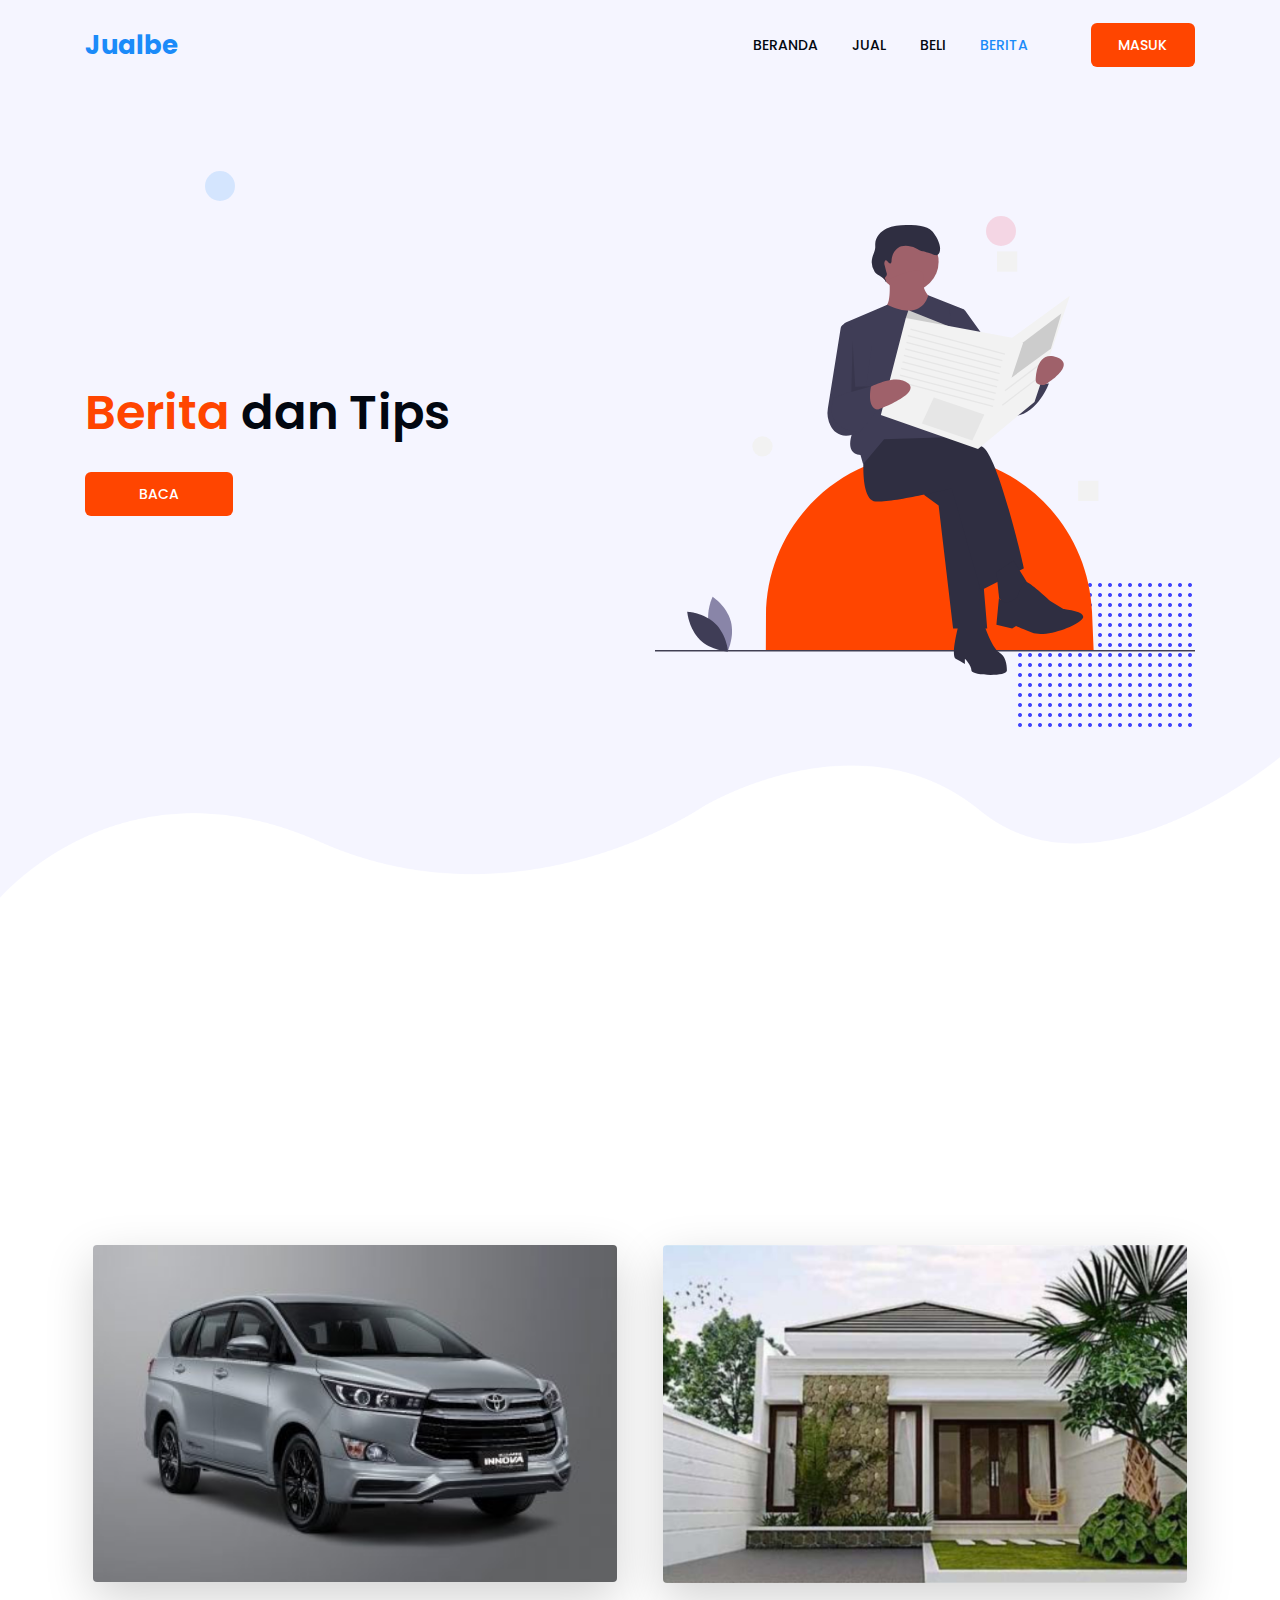
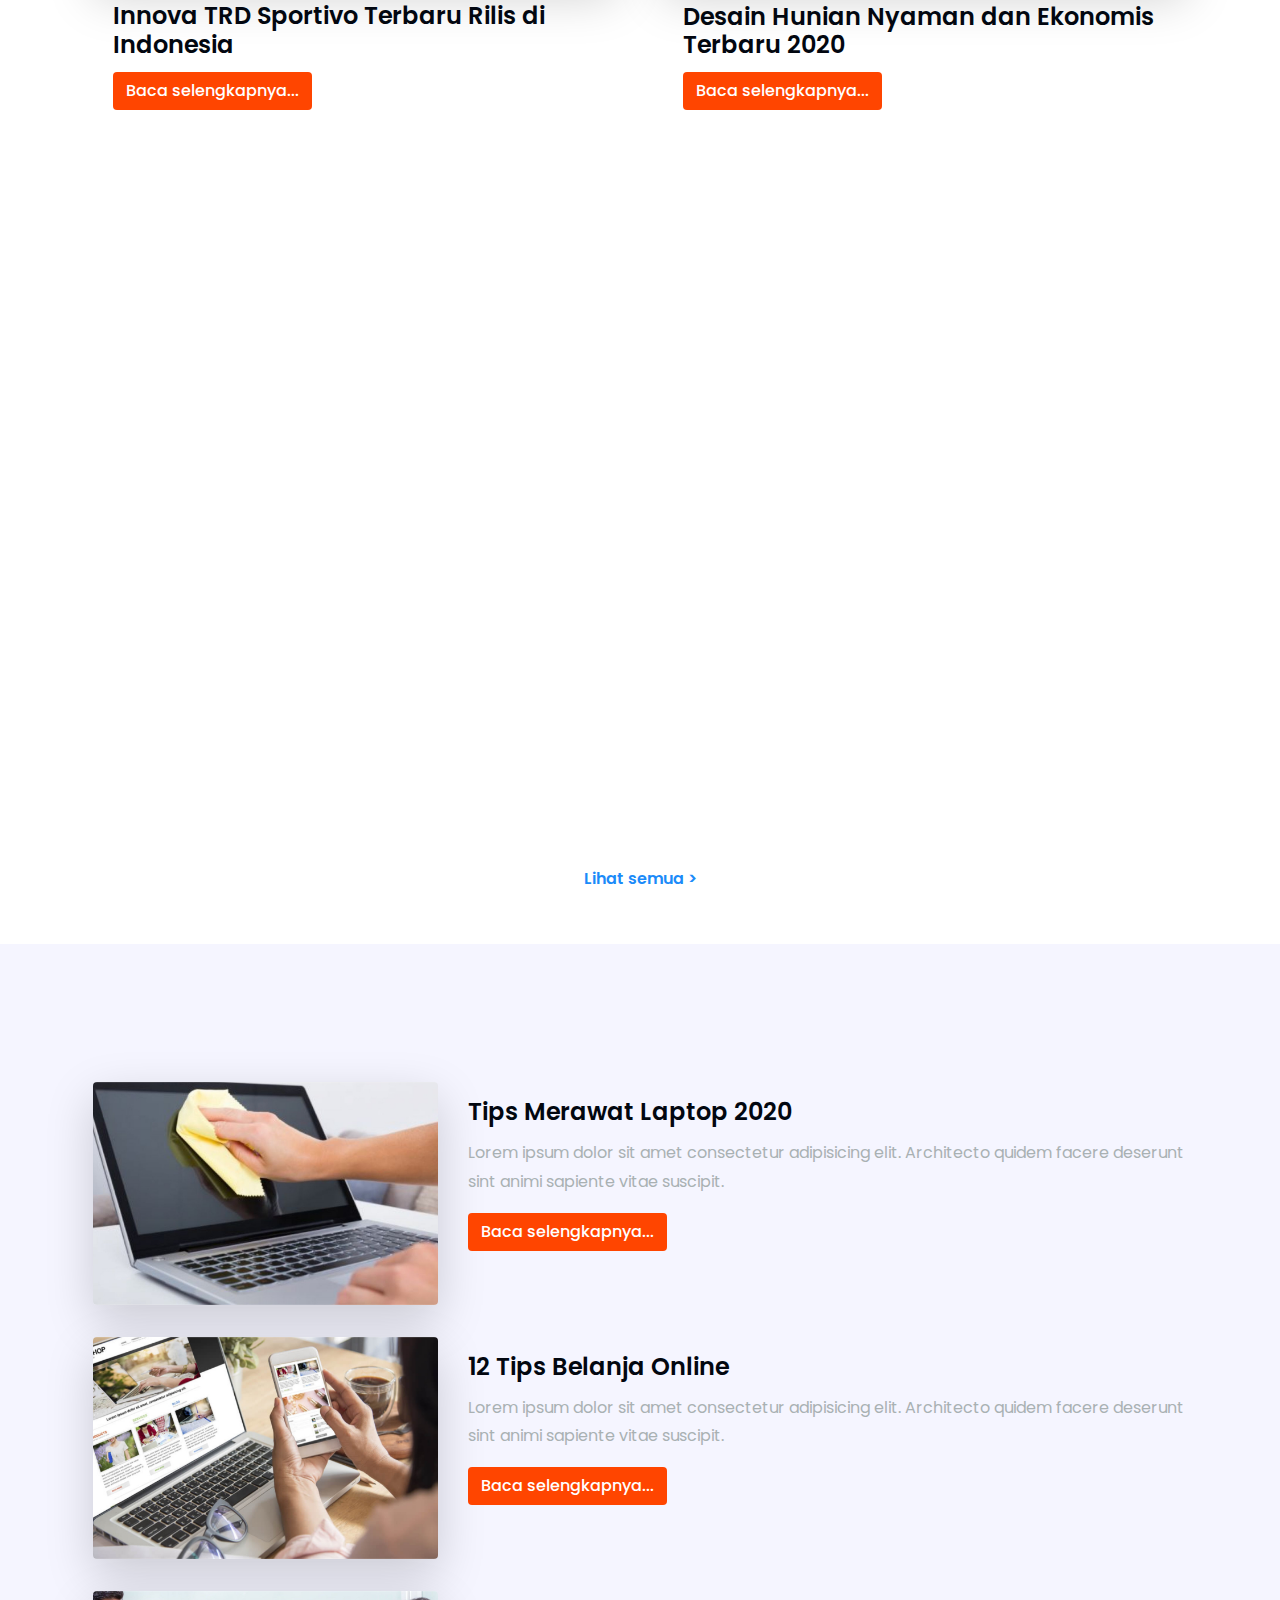
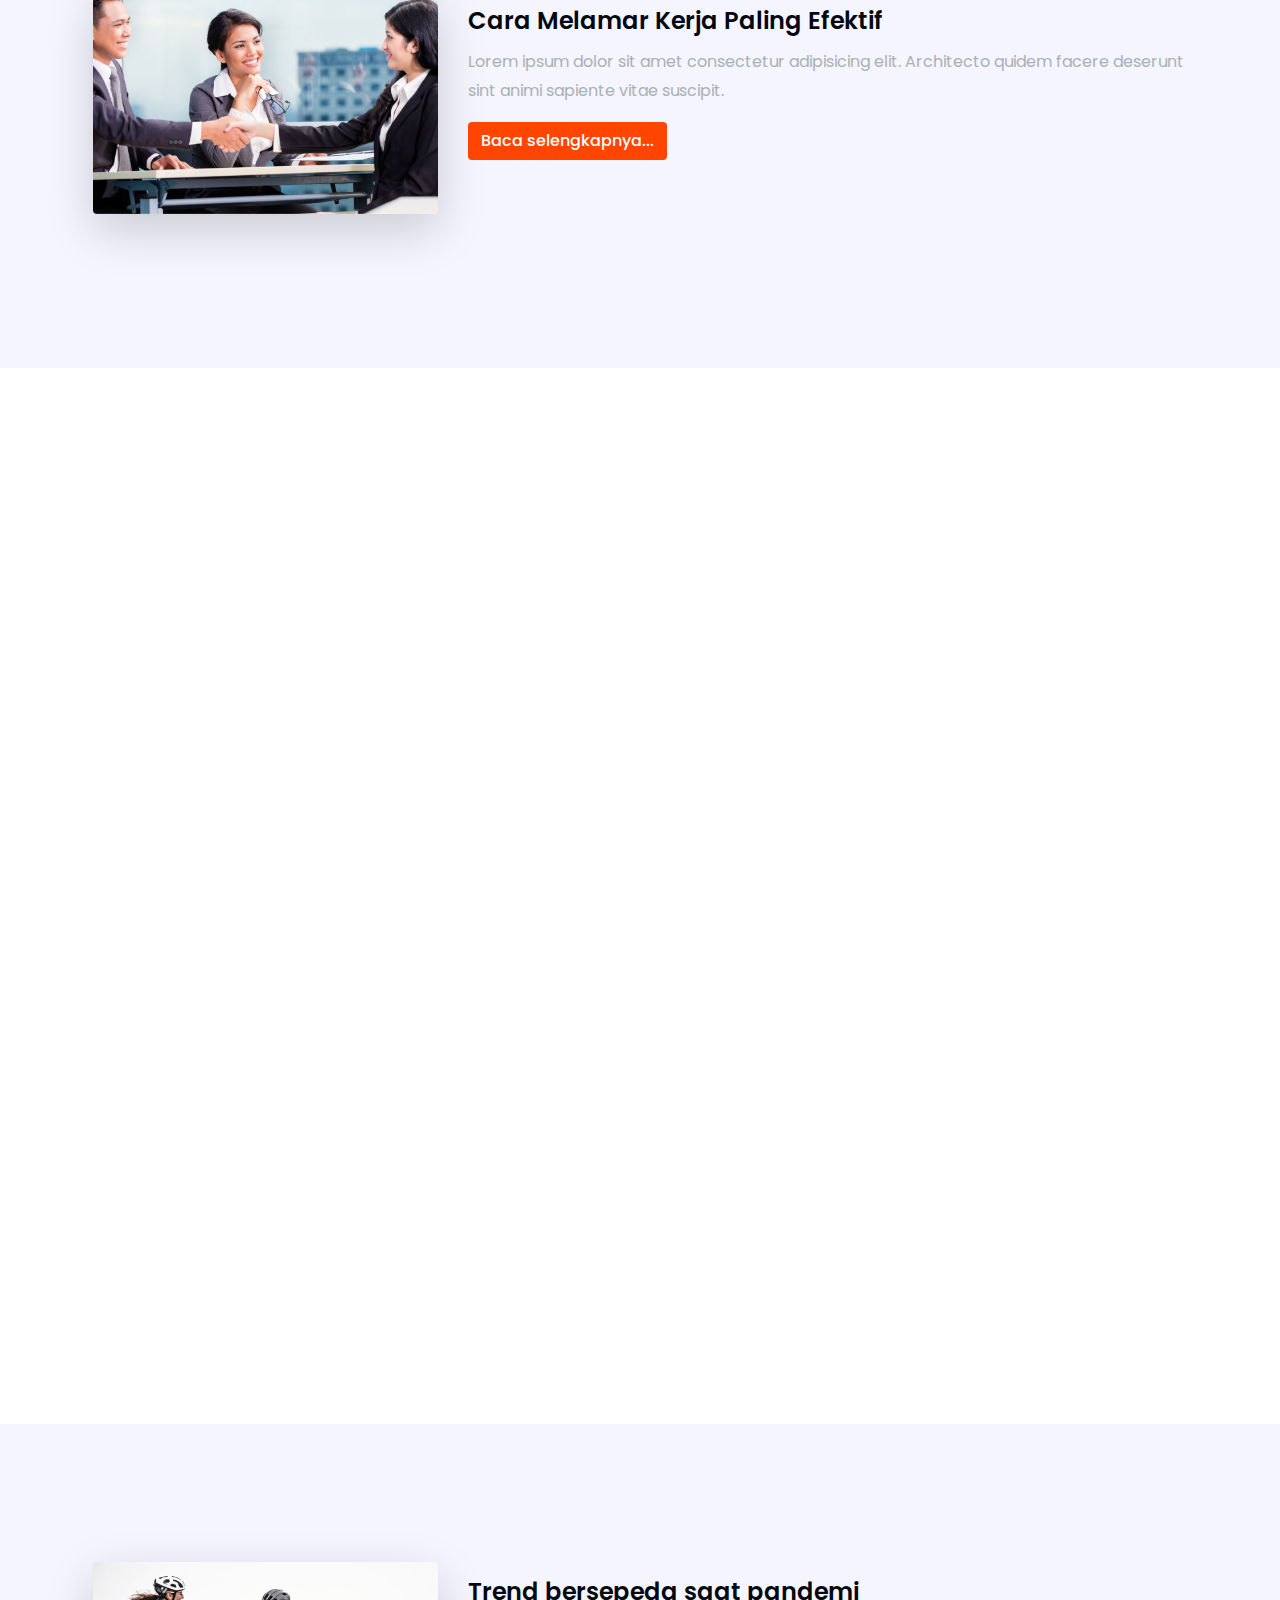
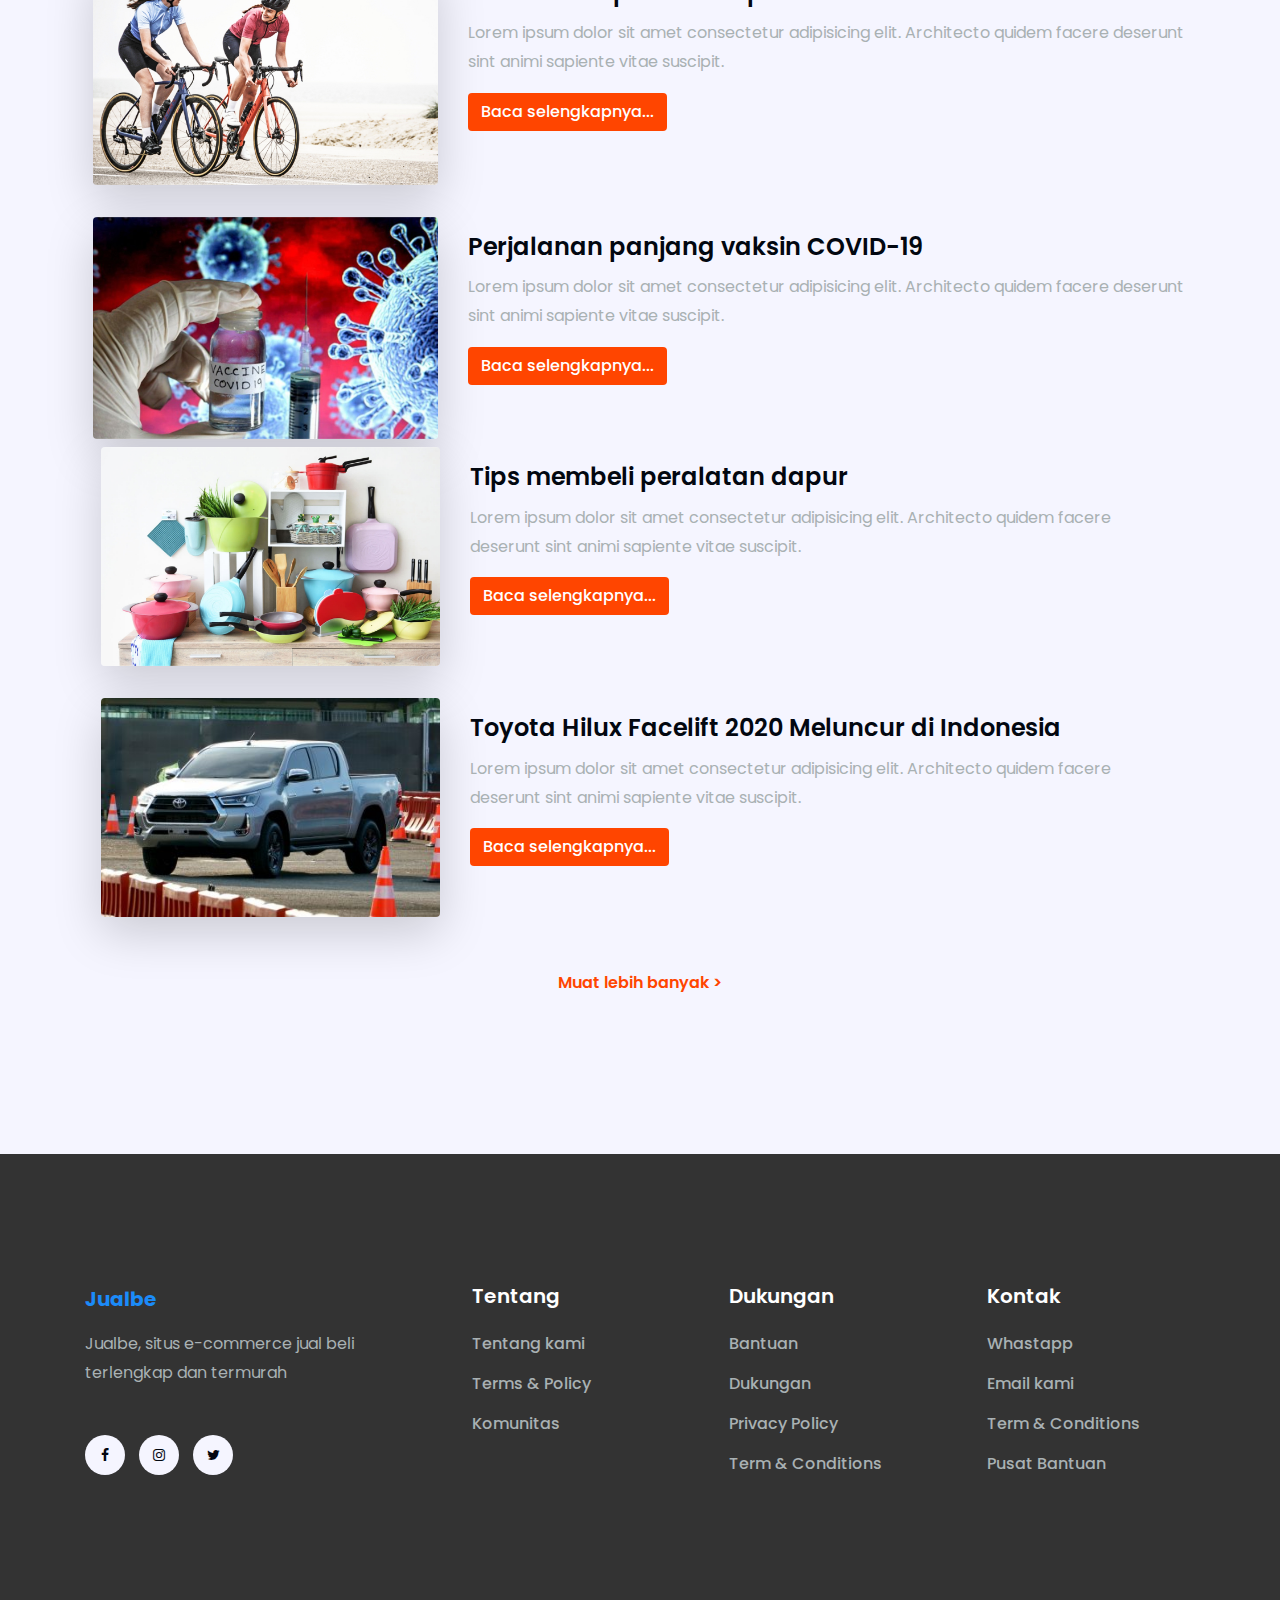
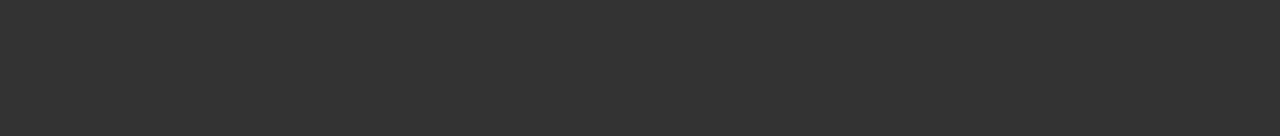
<file: berita.html>
<!DOCTYPE html>
<html lang="en">
  
<head>
    <meta charset="utf-8">
    <meta name="viewport" content="width=device-width, initial-scale=1, shrink-to-fit=no">
    <meta name="description" content="">
    <meta http-equiv="X-UA-Compatible" content="IE=edge">
    <!-- The above 4 meta tags *must* come first in the head; any other head content must come *after* these tags-->
    <!-- Title-->
    <title>Jualbe</title>
    <!-- Favicon-->
    <link rel="icon" href="#">
    <!-- Stylesheet-->
    <link rel="stylesheet" href="css/style.css">
  </head>
  <body>
    
    <!-- Preloader-->
    <div id="preloader">
      <div class="apland-load"></div>
    </div>

    <!-- Header Area-->
    <header class="header_area">
      <div class="main_header_area">
        <div class="container">
          <div class="classy-nav-container breakpoint-off">
            <nav class="classy-navbar justify-content-between" id="aplandNav">
              <!-- Logo--><a class="nav-brand" style="color: #1b8bf9;" href="home.html"><strong>Jualbe</strong></a>
              <!-- Navbar Toggler-->
              <div class="classy-navbar-toggler"><span class="navbarToggler"><span></span><span></span><span></span></span></div>
              <!-- Menu-->
              <div class="classy-menu">
                <!-- Close Button-->
                <div class="classycloseIcon">
                  <div class="cross-wrap"><span class="top"></span><span class="bottom"></span></div>
                </div>
                <!-- Nav-->
                <div class="classynav">
                  <ul id="corenav">
                    <li><a href="home.html">Beranda</a></li>
                    <li><a href="jual.html">Jual</a></li>
                    <li><a href="beli.html">Beli</a></li>
                    <li class="current_page_item"><a href="#">Berita</a></li>
                  </ul>
                  <!-- Login Button-->
                  <div class="login-btn-area ml-5 mt-5 mt-lg-0"><a class="btn apland-btn2" href="login.html">Masuk</a></div>
                </div>
              </div>
            </nav>
          </div>
        </div>
      </div>
    </header>

    <!-- Welcome Area-->
    <section class="hero-mymensingh welcome_area bg-gray" id="home">
      <!-- Background Shape-->
      <div class="mymen-background-bottom-shape"><img src="img/mymen-bg.png" alt=""></div>
      <!-- Circle Shape Animation-->
      <div class="circle-shape-animation">
        <div class="circle1"></div>
        <div class="circle2"></div>
      </div>
      <div class="container h-100">
        <div class="row h-100 justify-content-between align-items-center">
          <div class="col-12 col-md-6 col-lg-5">
            <!-- Content-->
            <div class="welcome_text_area">
              <h2><span style="color: orangered;">Berita</span> dan Tips</h2>
              <div class="button-group d-flex align-items-center mt-30">
                <a class="btn apland-btn2 mr-3 col-md-4" href="#services">Baca</a>
              </div>
            </div>
          </div>
          <div class="col-10 col-md-6">
            <!-- Welcome Image-->
            <div class="welcome_area_thumb text-center"><img src="img/news.svg" alt=""></div>
          </div>
        </div>
      </div>
    </section>

    <!-- Indonesia News -->
    <section class="main_features_area section_padding_130" id="services">
      <div class="container">
        <div class="row align-items-center justify-content-between">
          <div class="col-12 col-sm-10 col-md-6">
            <!-- Section Heading-->
            <div class="section_heading wow fadeInUp" data-wow-delay="0.2s">
              <h6 style="background-color: orangered;">Berita</h6>
              <h3><span style="color: orangered;">Berita</span> Terbaru</h3>
              <div class="line mr-auto ml-0" style="background: #333333;"></div>
            </div>
          </div>
        </div>
        <div class="row">
          <!-- Single News-->
          <div class="col-md-6">
            <div class="mb-3 p-2 sr-icon-1">
              <img src="img/otomotif.jpg" class="card-img-top shadow-lg rounded" height="200" width="auto" alt="...">
              <div class="card-body">
                <h4 class="card-title">Innova TRD Sportivo Terbaru Rilis di Indonesia</h4>
                <a href="#" class="btn" style="background-color: orangered; color: white;">Baca selengkapnya...</a>
              </div>
            </div>
          </div>
           <!-- Single News-->
           <div class="col-md-6">
            <div class="mb-3 p-2 sr-icon-1">
              <img src="img/rumah.jpg" class="card-img-top shadow-lg rounded" height="200" width="auto" alt="...">
              <div class="card-body">
                <h4 class="card-title">Desain Hunian Nyaman dan Ekonomis Terbaru 2020</h4>
                <a href="#" class="btn" style="background-color: orangered; color: white;">Baca selengkapnya...</a>
              </div>
            </div>
          </div>
        </div>
      </div>
    </section>

    <!-- Buy -->
    <section class="main_features_area  " id="services">
      <div class="container">
        <div class="row align-items-center justify-content-between">
          <div class="col-12 col-sm-10 col-md-12">
            <!-- Section Heading-->
            <div class="section_heading wow fadeInUp" data-wow-delay="0.2s">
              <h6>Rekomendasi</h6>
              <h3>Rekomendasi <span>barang</span></h3>
              <div class="line mr-auto ml-0" style="background: #333333;"></div>
            </div>
            <div class="row justify-content-center">
             <!-- Single Item-->
           <div class="col-12 col-sm-6 col-lg-3">
            <div class="single_advisor_profile wow fadeInUp" data-wow-delay="0.2s">
              <div class="advisor_thumb"><img src="img/oto2.jpg" alt="">
                <div class="social-info">
                  <a href="#"><i class="lni-heart"></i></a>
                </div>
              </div>
              <a href="#">
              <div class="single_advisor_details_info">
                <h5>Vespa Matic</h5>
                <h6 style="color: #1b8bf9;">Rp 34.000.000</h6>
                <p class="designation">Sukabumi</p>
              </div>
              </a>
            </div>
          </div>
          <!-- Single Item-->
          <div class="col-12 col-sm-6 col-lg-3">
            <div class="single_advisor_profile wow fadeInUp" data-wow-delay="0.2s">
              <div class="advisor_thumb"><img src="img/ll3.png" alt="">
                <div class="social-info">
                  <a href="#"><i class="lni-heart"></i></a>
                </div>
              </div>
              <a href="#">
              <div class="single_advisor_details_info">
                <h5>Manto Mini</h5>
                <h6 style="color: #1b8bf9;">Rp 250.000</h6>
                <p class="designation">Kudus</p>
              </div>
              </a>
            </div>
          </div>
          <!-- Single Item-->
          <div class="col-12 col-sm-6 col-lg-3">
            <div class="single_advisor_profile wow fadeInUp" data-wow-delay="0.2s">
              <div class="advisor_thumb"><img src="img/ll2.jpg" alt="">
                <div class="social-info">
                  <a href="#"><i class="lni-heart"></i></a>
                </div>
              </div>
              <a href="#">
              <div class="single_advisor_details_info">
                <h5>Rilla Series</h5>
                <h6 style="color: #1b8bf9;">Rp 160.000</h6>
                <p class="designation">Semarang</p>
              </div>
              </a>
            </div>
          </div>
          <!-- Single Item-->
          <div class="col-12 col-sm-6 col-lg-3">
            <div class="single_advisor_profile wow fadeInUp" data-wow-delay="0.2s">
              <div class="advisor_thumb"><img src="img/elekt1.jpg" alt="">
                <div class="social-info">
                  <a href="#"><i class="lni-heart"></i></a>
                </div>
              </div>
              <a href="#">
              <div class="single_advisor_details_info">
                <h5>Speaker JBL</h5>
                <h6 style="color: #1b8bf9;">Rp 300.000</h6>
                <p class="designation">Malang</p>
              </div>
              </a>
            </div>
          </div>

            </div>
            <div class="row justify-content-center mb-5">
              <a href="beli.html">
                <h6 style="color: #1b8bf9;">Lihat semua ></h6>
              </a>
            </div>
          </div>
        </div>
      </div>
    </section>

    <!-- News Part2 -->
    <section class="price_plan_area section_padding_130" id="packages">
      <div class="container">
        <!-- Single News-->
        <div class="mb-3 p-2 sr-icon-1">
          <div class="row justify-content-center"> 
              <div class="col-md-4">
                <img src="img/laptop.jpg" class="card-img-top shadow-lg rounded" height="200" width="auto" alt="...">
              </div>
              <div class="col-md-8">
                <h4 class="card-title mt-3">Tips Merawat Laptop 2020</h4>
                <p class="card-text text-overflow">Lorem ipsum dolor sit amet consectetur adipisicing elit. Architecto quidem facere deserunt sint animi sapiente vitae suscipit.</p>
                <a href="#" class="btn" style="background-color: orangered; color: white;">Baca selengkapnya...</a>
              </div>
            </div>
          </div>
        <!-- Single News-->
        <div class="mb-3 p-2 sr-icon-1">
          <div class="row justify-content-center"> 
            <div class="col-md-4">
              <img src="img/onlinesop.jpg" class="card-img-top shadow-lg rounded" height="200" width="auto" alt="...">
            </div>
            <div class="col-md-8">
              <h4 class="card-title mt-3">12 Tips Belanja Online</h4>
              <p class="card-text text-overflow">Lorem ipsum dolor sit amet consectetur adipisicing elit. Architecto quidem facere deserunt sint animi sapiente vitae suscipit.</p>
              <a href="#" class="btn" style="background-color: orangered; color: white;">Baca selengkapnya...</a>
            </div>
          </div>
        </div>
      <!-- Single News-->
      <div class="mb-3 p-2 sr-icon-1">
        <div class="row justify-content-center"> 
          <div class="col-md-4">
            <img src="img/kerja.jpg" class="card-img-top shadow-lg rounded" height="200" width="auto" alt="...">
          </div>
          <div class="col-md-8">
            <h4 class="card-title mt-3">Cara Melamar Kerja Paling Efektif</h4>
            <p class="card-text text-overflow">Lorem ipsum dolor sit amet consectetur adipisicing elit. Architecto quidem facere deserunt sint animi sapiente vitae suscipit.</p>
            <a href="#" class="btn" style="background-color: orangered; color: white;">Baca selengkapnya...</a>
          </div>
        </div>
      </div>
        
      </div>
    </section>

    <!-- Video -->
    <section class="our_advisor_area section_padding_130" id="teams">
      <div class="container">
        <div class="row justify-content-center">
          <div class="col-12 col-sm-8 col-lg-6">
            <!-- Section Heading-->
            <div class="section_heading text-center wow fadeInUp" data-wow-delay="0.2s">
              <h3>Tips dari kami</h3>
              <div class="line" style="background: orangered;"></div>
            </div>
          </div>
        </div>
        <div class="row">
          <div class="embed-responsive embed-responsive-16by9">
            <iframe src="https://www.youtube.com/embed/OMEXWpb9zSY" frameborder="0" allow="accelerometer; autoplay; encrypted-media; gyroscope; picture-in-picture" allowfullscreen></iframe>
          </div>
          
        </div>
      </div>
    </section>

    <!-- News Part3 -->
    <section class="price_plan_area section_padding_130" id="packages">
      <div class="container">
        <!-- Single News-->
        <div class="mb-3 p-2 sr-icon-1">
            <div class="row justify-content-center"> 
              <div class="col-md-4">
                <img src="img/bersepeda.jpg" class="card-img-top shadow-lg rounded" height="200" width="auto" alt="...">
              </div>
              <div class="col-md-8">
                <h4 class="card-title mt-3">Trend bersepeda saat pandemi</h4>
                <p class="card-text text-overflow">Lorem ipsum dolor sit amet consectetur adipisicing elit. Architecto quidem facere deserunt sint animi sapiente vitae suscipit.</p>
                <a href="#" class="btn" style="background-color: orangered; color: white;">Baca selengkapnya...</a>
              </div>
            </div>
          </div>
        <!-- Single News-->
        <div class="mb-3 p-2 sr-icon-1">
          <div class="row justify-content-center"> 
            <div class="col-md-4">
              <img src="img/vaksin.jpg" class="card-img-top shadow-lg rounded" height="200" width="auto" alt="...">
            </div>
            <div class="col-md-8">
              <h4 class="card-title mt-3">Perjalanan panjang vaksin COVID-19</h4>
              <p class="card-text text-overflow">Lorem ipsum dolor sit amet consectetur adipisicing elit. Architecto quidem facere deserunt sint animi sapiente vitae suscipit.</p>
              <a href="#" class="btn" style="background-color: orangered; color: white;">Baca selengkapnya...</a>
            </div>
          </div>
      <div>
      <!-- Single News-->
      <div class="mb-3 p-2 sr-icon-1">
          <div class="row justify-content-center"> 
          <div class="col-md-4">
            <img src="img/rumahtangga.jpg" class="card-img-top shadow-lg rounded" height="200" width="auto" alt="...">
          </div>
          <div class="col-md-8">
            <h4 class="card-title mt-3">Tips membeli peralatan dapur</h4>
            <p class="card-text text-overflow">Lorem ipsum dolor sit amet consectetur adipisicing elit. Architecto quidem facere deserunt sint animi sapiente vitae suscipit.</p>
            <a href="#" class="btn" style="background-color: orangered; color: white;">Baca selengkapnya...</a>
          </div>
          </div>
      </div>
      <!-- Single News-->
      <div class="mb-3 p-2 sr-icon-1">
          <div class="row justify-content-center"> 
          <div class="col-md-4">
            <img src="img/otomotif2.jpg" class="card-img-top shadow-lg rounded" height="200" width="auto" alt="...">
          </div>
          <div class="col-md-8">
            <h4 class="card-title mt-3">Toyota Hilux Facelift 2020 Meluncur di Indonesia</h4>
            <p class="card-text text-overflow">Lorem ipsum dolor sit amet consectetur adipisicing elit. Architecto quidem facere deserunt sint animi sapiente vitae suscipit.</p>
            <a href="#" class="btn" style="background-color: orangered; color: white;">Baca selengkapnya...</a>
          </div>
          </div>
      </div>

    <div class="row justify-content-center mt-5">
      <a href="#">
        <h6 style="color: orangered;">Muat lebih banyak ></h6>
      </a>
    </div>
        
      </div>
    </section>
    
    <!-- Footer Area-->
    <footer class="footer_area section_padding_130" style="background-color: #333333;" id="contact">
      <div class="container">
        <div class="row">
          <!-- Single Widget-->
          <div class="col-12 col-sm-6 col-lg-4">
            <div class="single-footer-widget section_padding_0_130">
              <!-- Footer Logo-->
              <div class="footer-logo mb-3"><a style="color: #1b8bf9; font-size: 20px;" href="home.html"><strong>Jualbe</strong></a></div>
              <p>Jualbe, situs e-commerce jual beli terlengkap dan termurah</p>
              <!-- Footer Social Area-->
              <div class="footer_social_area mt-5">
                <a href="#" data-toggle="tooltip" data-placement="top" title="Facebook"><i class="fa fa-facebook"></i></a>
                <a href="#" data-toggle="tooltip" data-placement="top" title="Instagram"><i class="fa fa-instagram"></i></a>
                <a href="#" data-toggle="tooltip" data-placement="top" title="Twitter"><i class="fa fa-twitter"></i></a></div>
            </div>
          </div>
          <!-- Single Widget-->
          <div class="col-12 col-sm-6 col-lg">
            <div class="single-footer-widget section_padding_0_130">
              <!-- Widget Title-->
              <h5 class="widget-title" style="color: #FFF;">Tentang</h5>
              <!-- Footer Menu-->
              <div class="footer_menu">
                <ul>
                  <li><a href="#">Tentang kami</a></li>
                  <li><a href="#">Terms &amp; Policy</a></li>
                  <li><a href="#">Komunitas</a></li>
                </ul>
              </div>
            </div>
          </div>
          <!-- Single Widget-->
          <div class="col-12 col-sm-6 col-lg">
            <div class="single-footer-widget section_padding_0_130">
              <!-- Widget Title-->
              <h5 class="widget-title" style="color: #FFF;">Dukungan</h5>
              <!-- Footer Menu-->
              <div class="footer_menu">
                <ul>
                  <li><a href="#">Bantuan</a></li>
                  <li><a href="#">Dukungan</a></li>
                  <li><a href="#">Privacy Policy</a></li>
                  <li><a href="#">Term &amp; Conditions</a></li>
                </ul>
              </div>
            </div>
          </div>
          <!-- Single Widget-->
          <div class="col-12 col-sm-6 col-lg">
            <div class="single-footer-widget section_padding_0_130">
              <!-- Widget Title-->
              <h5 class="widget-title" style="color: #FFF;">Kontak</h5>
              <!-- Footer Menu-->
              <div class="footer_menu">
                <ul>
                  <li><a href="#">Whastapp</a></li>
                  <li><a href="#">Email kami</a></li>
                  <li><a href="#">Term &amp; Conditions</a></li>
                  <li><a href="#">Pusat Bantuan</a></li>
                </ul>
              </div>
            </div>
          </div>
        </div>
      </div>
    </footer>
    <!-- jQuery(necessary for all JavaScript plugins)-->
    <script src="js/jquery.min.js"></script>
    <script src="js/popper.min.js"></script>
    <script src="js/bootstrap.min.js"></script>
    <script src="js/owl.carousel.min.js"></script>
    <script src="js/waypoints.min.js"></script>
    <script src="js/jquery.easing.min.js"></script>
    <script src="js/default/classy-nav.min.js"></script>
    <script src="js/default/sticky.js"></script>
    <script src="js/default/mail.js"></script>
    <script src="js/default/scrollup.min.js"></script>
    <script src="js/default/one-page-nav.js"></script>
    <script src="js/jarallax.min.js"></script>
    <script src="js/jarallax-video.min.js"></script>
    <script src="js/jquery.counterup.min.js"></script>
    <script src="js/jquery.countdown.min.js"></script>
    <script src="js/jquery.magnific-popup.min.js"></script>
    <script src="js/wow.min.js"></script>
    <script src="js/default/active.js"></script>
  </body>

</html>
</file>
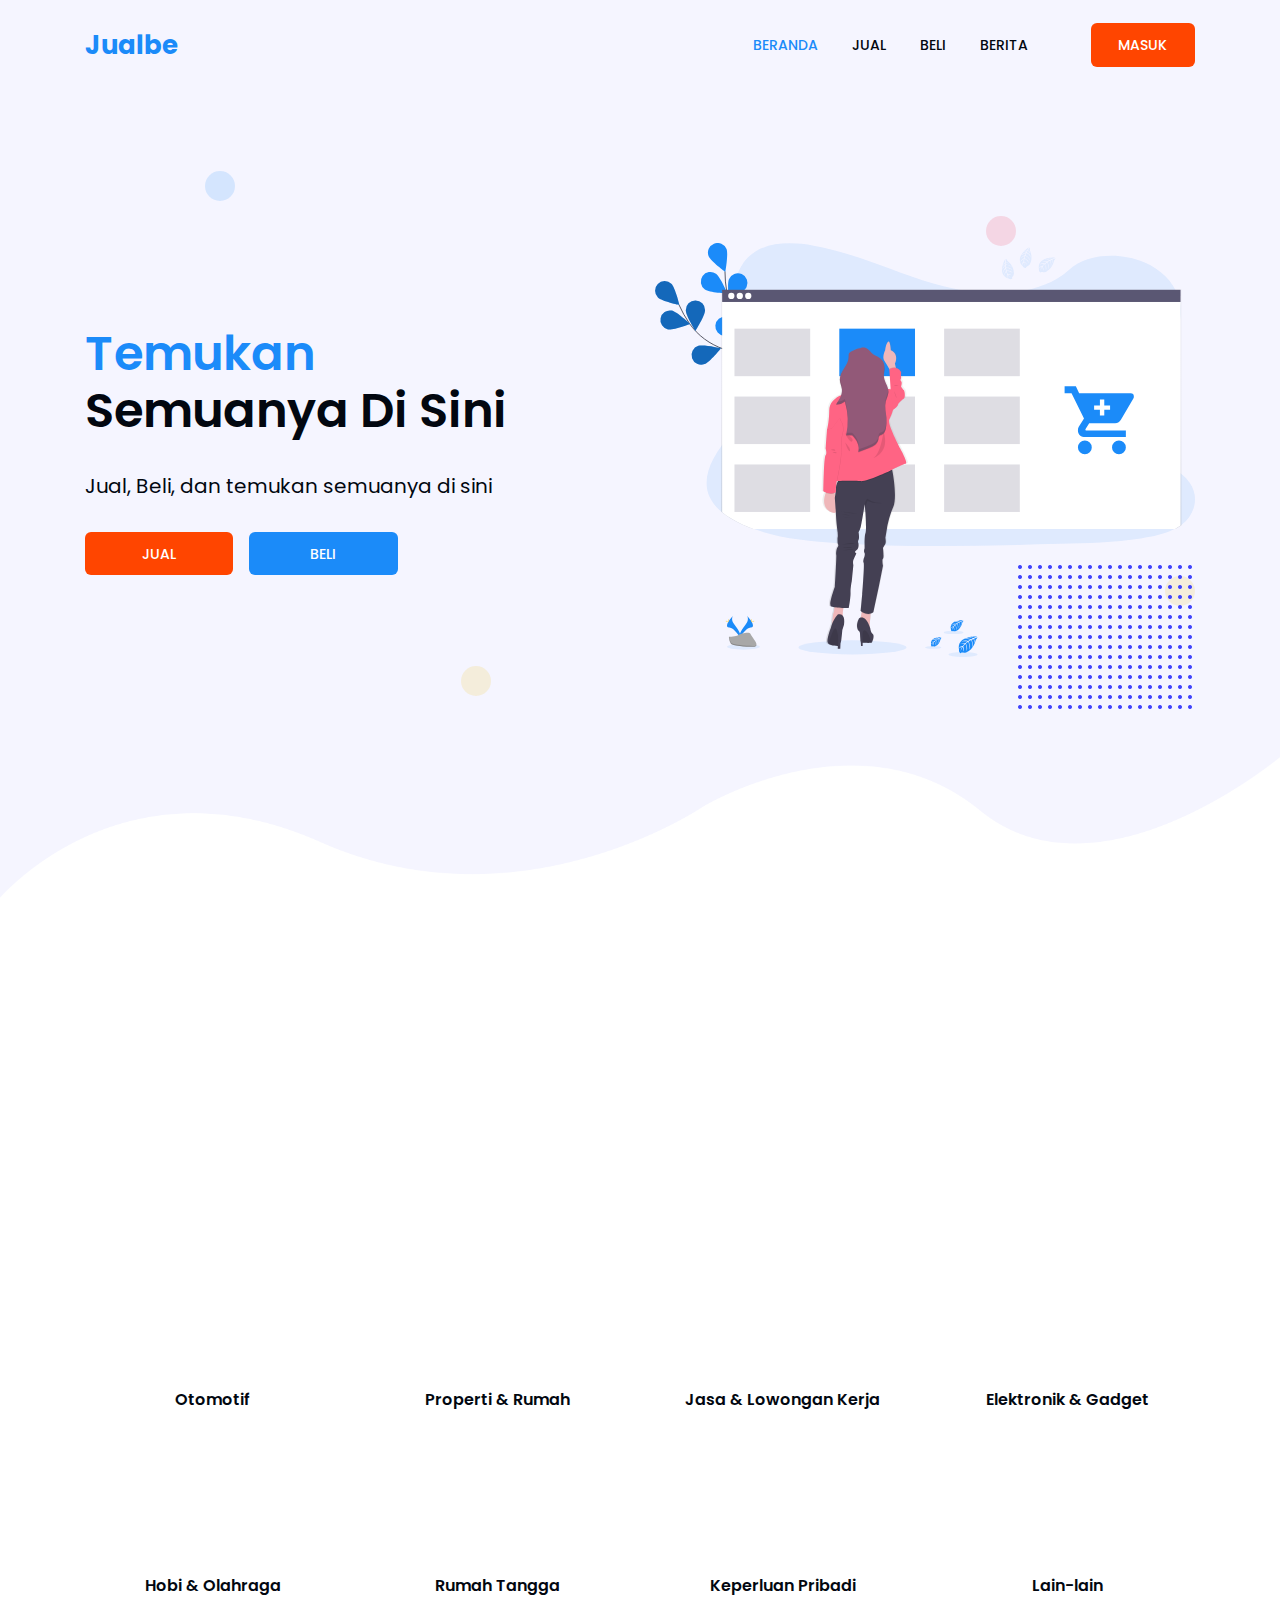
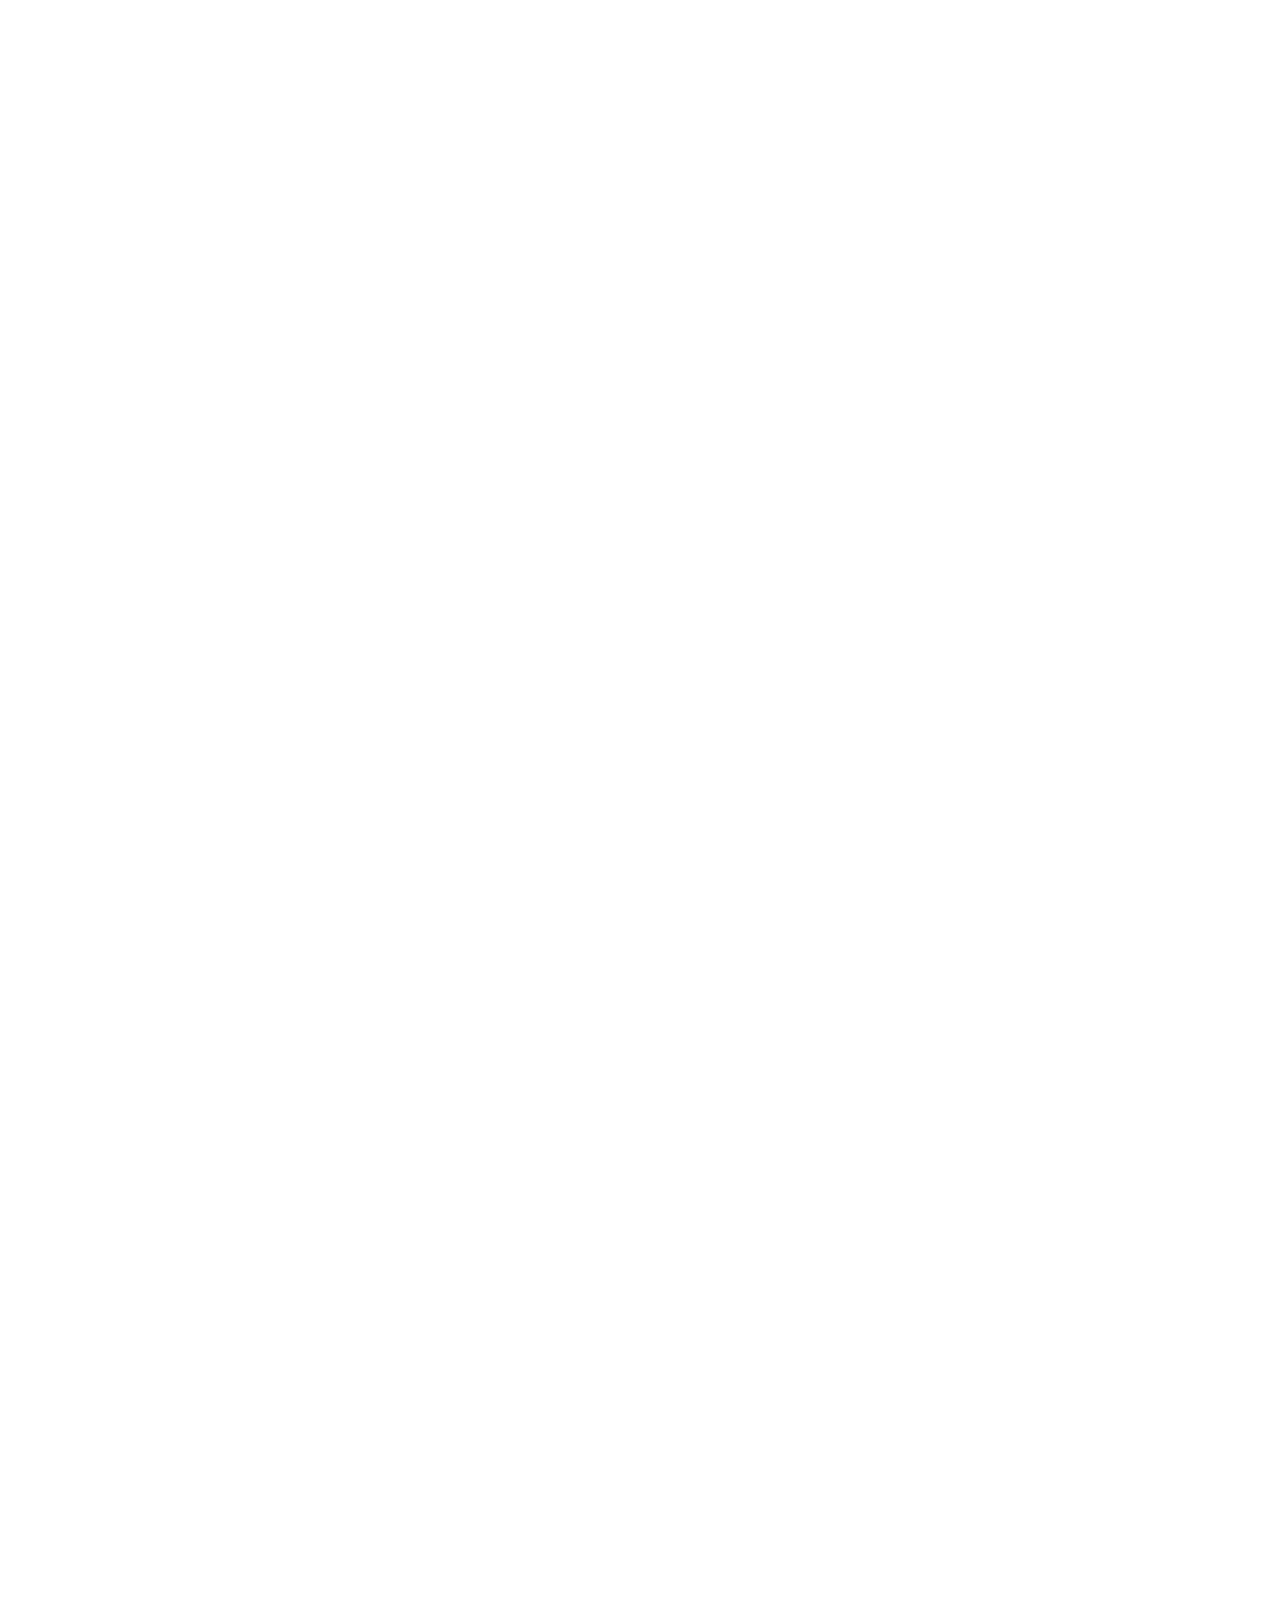
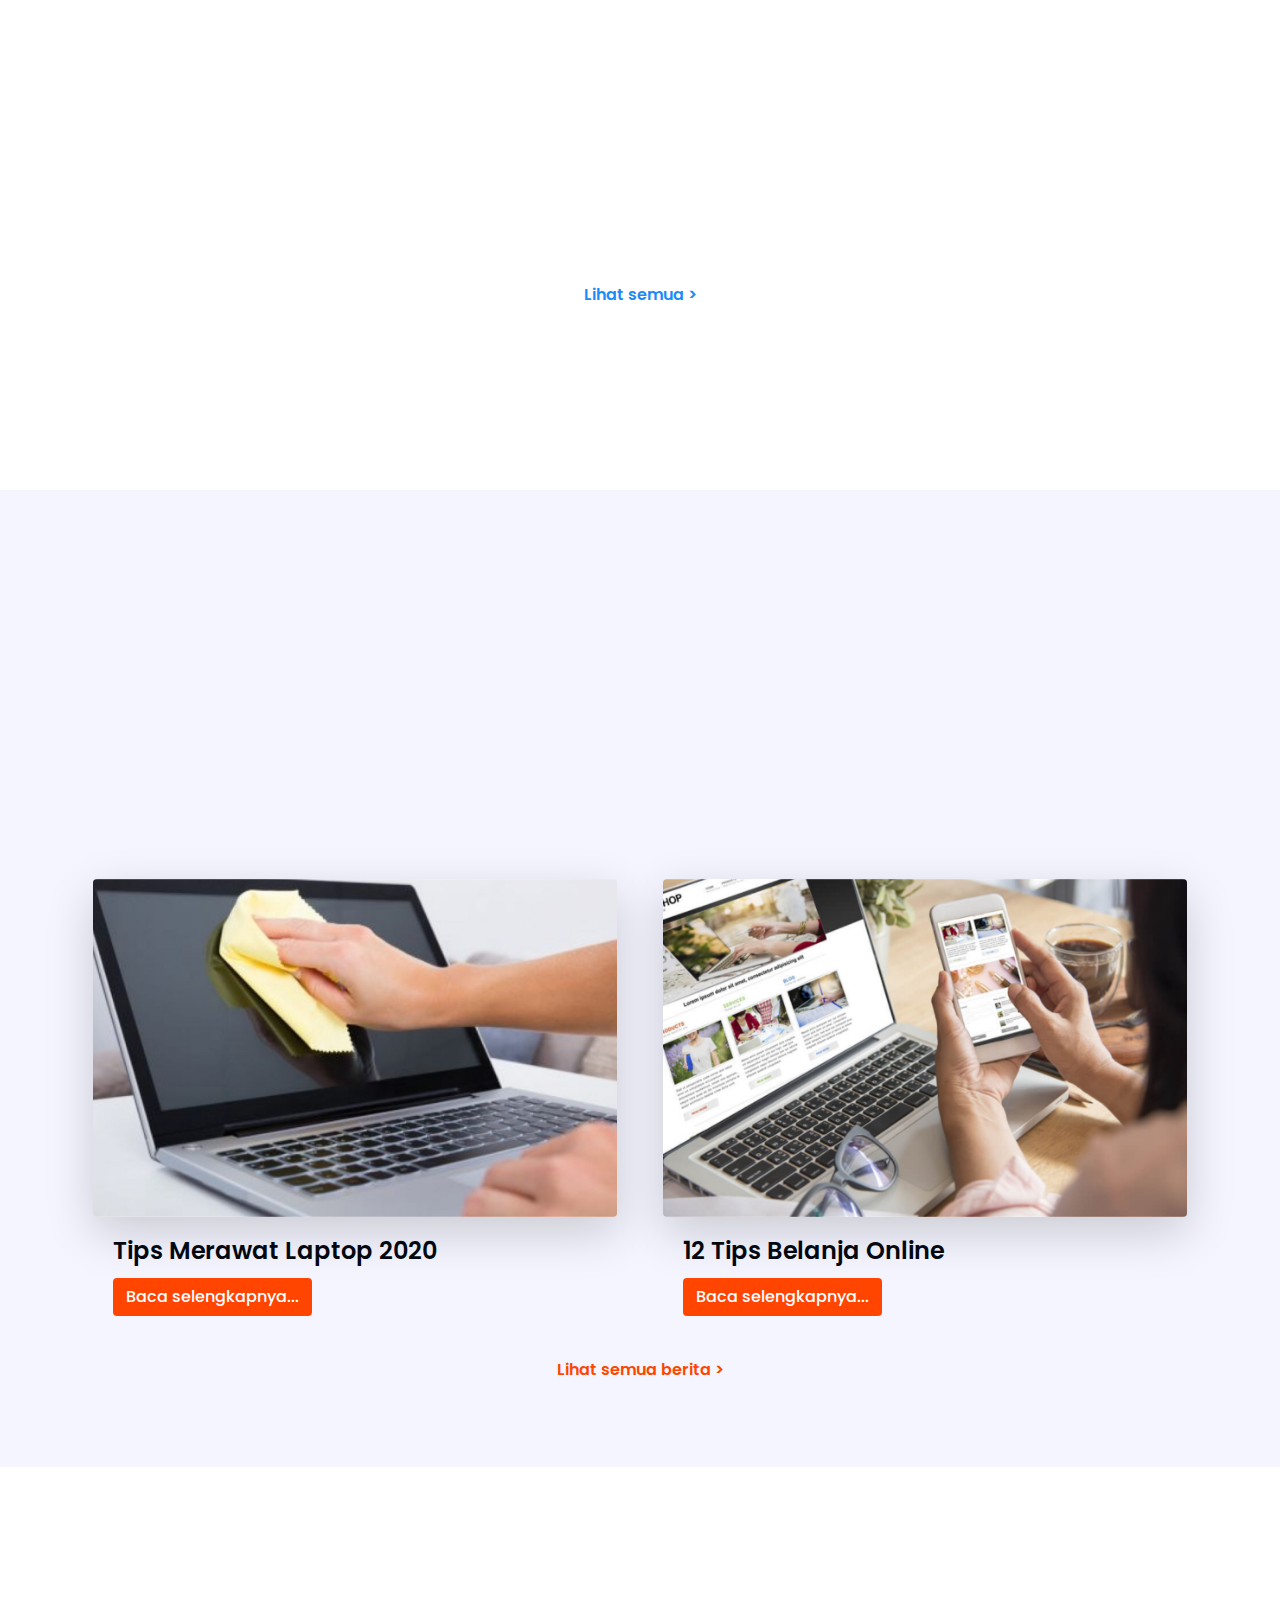
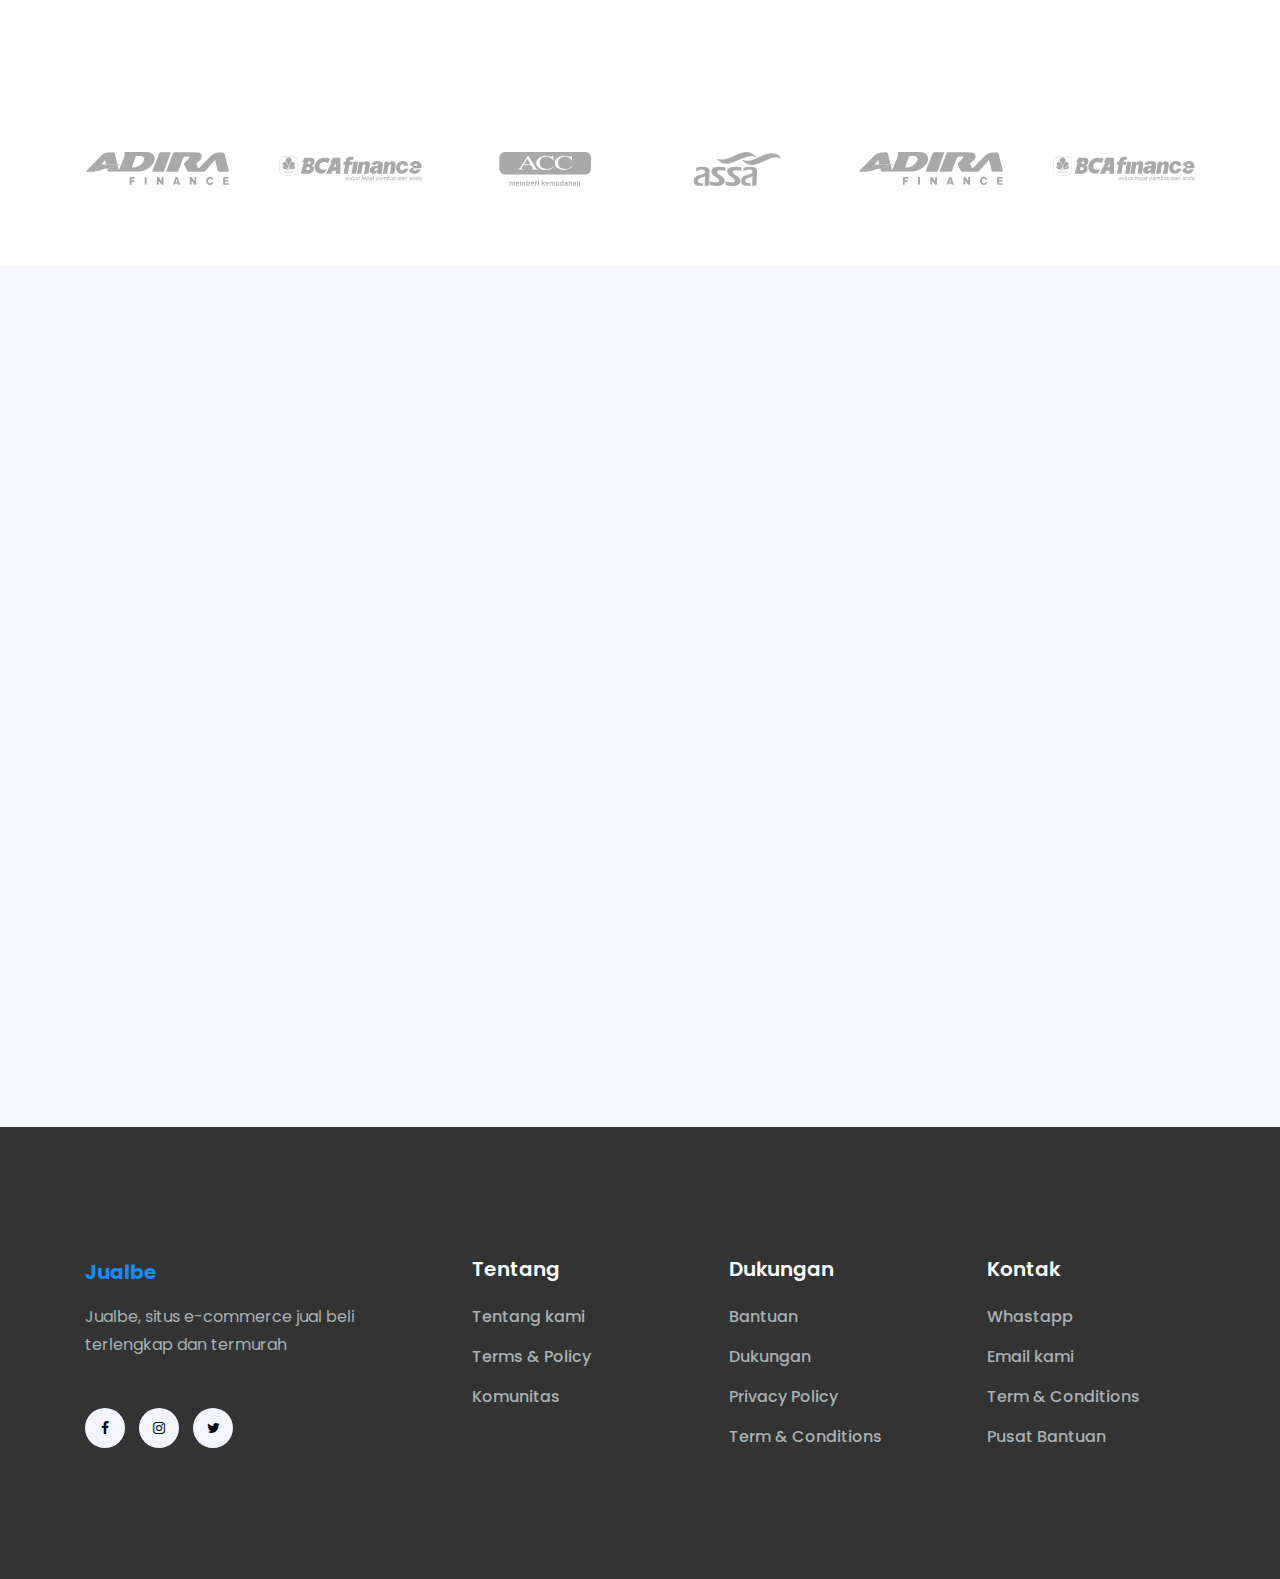
<file: home.html>
<!DOCTYPE html>
<html lang="en">
  
<head>
    <meta charset="utf-8">
    <meta name="viewport" content="width=device-width, initial-scale=1, shrink-to-fit=no">
    <meta name="description" content="">
    <meta http-equiv="X-UA-Compatible" content="IE=edge">
    <!-- The above 4 meta tags *must* come first in the head; any other head content must come *after* these tags-->
    <!-- Title-->
    <title>Jualbe</title>
    <!-- Favicon-->
    <link rel="icon" href="#">
    <!-- Stylesheet-->
    <link rel="stylesheet" href="css/style.css">
  </head>
  <body>
    
    <!-- Preloader-->
    <div id="preloader">
      <div class="apland-load"></div>
    </div>

    <!-- Header Area-->
    <header class="header_area">
      <div class="main_header_area">
        <div class="container">
          <div class="classy-nav-container breakpoint-off">
            <nav class="classy-navbar justify-content-between" id="aplandNav">
              <!-- Logo--><a class="nav-brand" style="color: #1b8bf9;" href="home.html"><strong>Jualbe</strong></a>
              <!-- Navbar Toggler-->
              <div class="classy-navbar-toggler"><span class="navbarToggler"><span></span><span></span><span></span></span></div>
              <!-- Menu-->
              <div class="classy-menu">
                <!-- Close Button-->
                <div class="classycloseIcon">
                  <div class="cross-wrap"><span class="top"></span><span class="bottom"></span></div>
                </div>
                <!-- Nav-->
                <div class="classynav">
                  <ul id="corenav">
                    <li class="current_page_item"><a href="#">Beranda</a></li>
                    <li><a href="jual.html">Jual</a></li>
                    <li><a href="beli.html">Beli</a></li>
                    <li><a href="berita.html">Berita</a></li>
                  </ul>
                  <!-- Login Button-->
                  <div class="login-btn-area ml-5 mt-5 mt-lg-0"><a class="btn apland-btn2" href="login.html">Masuk</a></div>
                </div>
              </div>
            </nav>
          </div>
        </div>
      </div>
    </header>

    <!-- Welcome Area-->
    <section class="hero-mymensingh welcome_area bg-gray" id="">
      <!-- Background Shape-->
      <div class="mymen-background-bottom-shape"><img src="img/mymen-bg.png" alt=""></div>
      <!-- Circle Shape Animation-->
      <div class="circle-shape-animation">
        <div class="circle1"></div>
        <div class="circle2"></div>
        <div class="circle3"></div>
        <div class="circle4"></div>
      </div>
      <div class="container h-100">
        <div class="row h-100 justify-content-between align-items-center">
          <div class="col-12 col-md-6 col-lg-5">
            <!-- Content-->
            <div class="welcome_text_area">
              <h2><span>Temukan</span> Semuanya Di Sini</h2>
              <h5>Jual, Beli, dan temukan semuanya di sini</h5>
              <div class="button-group d-flex align-items-center mt-30">
                <a class="btn apland-btn2 mr-3 col-md-4" href="jual.html">Jual</a>
                <a class="btn apland-btn mr-3 col-md-4" href="beli.html">Beli</a>
              </div>
            </div>
          </div>
          <div class="col-10 col-md-6">
            <!-- Welcome Image-->
            <div class="welcome_area_thumb text-center"><img src="img/beranda.svg" alt=""></div>
          </div>
        </div>
      </div>
    </section>

    <!-- Kategori -->
    <section class="main features_area section_padding_130" id="">
      <div class="container">
        <div class="row justify-content-center">
          <div class="col-12 col-sm-8 col-lg-6">
            <!-- Section Heading-->
            <div class="section_heading text-center wow fadeInUp" data-wow-delay="0.2s">
              <h6 style="background-color: orangered;">Kategori</h6>
              <h3><span style="color: orangered;">Kategori</span> Barang dan Jasa</h3>
              <p>Berikut adalah kategori khusus untuk Anda</p>
              <div class="line" style="background: orangered;"></div>
            </div>
          </div>
        </div>
        
        <div class="row justify-content-center mb-5">
          <!-- Kategori -->
          <div class="col-md-3">
            <div class="row justify-content-center">
              <div class="single_benifits d-flex wow fadeInUp" data-wow-delay="0.2s">
                <a href="#"><div class="icon_box" style="background-color: #9b59b6;"><i class="lni-car"></i></div></a>
              </div>
            </div>
            <div class="row justify-content-center">
              <h6>Otomotif</h6>
            </div>
          </div>
          <!-- Kategori -->
          <div class="col-md-3">
            <div class="row justify-content-center">
              <div class="single_benifits d-flex wow fadeInUp" data-wow-delay="0.2s">
                <a href="#"><div class="icon_box" style="background-color: #12CBC4;"><i class="lni-home"></i></div></a>
              </div>
            </div>
            <div class="row justify-content-center">
              <h6>Properti & Rumah</h6>
            </div>
          </div>
          <!-- Kategori -->
          <div class="col-md-3">
            <div class="row justify-content-center">
              <div class="single_benifits d-flex wow fadeInUp" data-wow-delay="0.2s">
                <a href="#"><div class="icon_box" style="background-color: #3498db;"><i class="lni-briefcase"></i></div></a>
              </div>
            </div>
            <div class="row justify-content-center">
              <h6>Jasa & Lowongan Kerja</h6>
            </div>
          </div>
          <!-- Kategori -->
          <div class="col-md-3">
            <div class="row justify-content-center">
              <div class="single_benifits d-flex wow fadeInUp" data-wow-delay="0.2s">
                <a href="#"><div class="icon_box" style="background-color: #2ecc71;"><i class="lni-laptop-phone"></i></div></a>
              </div>
            </div>
            <div class="row justify-content-center">
              <h6>Elektronik & Gadget</h6>
            </div>
          </div>
        </div>
        <div class="row justify-content-center mt-5">
          <!-- Kategori -->
          <div class="col-md-3">
            <div class="row justify-content-center">
              <div class="single_benifits d-flex wow fadeInUp" data-wow-delay="0.2s">
                <a href="#"><div class="icon_box" style="background-color: orange;"><i class="lni-basketball"></i></div></a>
              </div>
            </div>
            <div class="row justify-content-center">
              <h6>Hobi & Olahraga</h6>
            </div>
          </div>
          <!-- Kategori -->
          <div class="col-md-3">
            <div class="row justify-content-center">
              <div class="single_benifits d-flex wow fadeInUp" data-wow-delay="0.2s">
                <a href="#"><div class="icon_box" style="background-color: orangered;"><i class="lni-users"></i></div></a>
              </div>
            </div>
            <div class="row justify-content-center">
              <h6>Rumah Tangga</h6>
            </div>
          </div>
          <!-- Kategori -->
          <div class="col-md-3">
            <div class="row justify-content-center">
              <div class="single_benifits d-flex wow fadeInUp" data-wow-delay="0.2s">
                <a href="#"><div class="icon_box" style="background-color: #ED4C67;"><i class="lni-tshirt"></i></div></a>
              </div>
            </div>
            <div class="row justify-content-center">
              <h6>Keperluan Pribadi</h6>
            </div>
          </div>
          <!-- Kategori -->
          <div class="col-md-3">
            <div class="row justify-content-center">
              <div class="single_benifits d-flex wow fadeInUp" data-wow-delay="0.2s">
                <a href="#"><div class="icon_box" style="background-color: #2c3e50;"><i class="lni-notepad"></i></div></a>
              </div>
            </div>
            <div class="row justify-content-center">
              <h6>Lain-lain</h6>
            </div>
          </div>
        </div>
      </div>
    </section>

    <!-- Buy -->
    <section class="main features_area section_padding_130" id="">
      <div class="container">
        <div class="row justify-content-center">
          <div class="col-12 col-sm-8 col-lg-6">
            <!-- Section Heading-->
            <div class="section_heading text-center wow fadeInUp" data-wow-delay="0.2s">
              <h6>Terbaru</h6>
              <h3><span>Temukan</span> kebutuhan anda disini</h3>
              <div class="line" style="background: #1b8bf9;"></div>
            </div>
          </div>
        </div>
        
        <div class="row justify-content-center">
           <!-- Single Item-->
           <div class="col-12 col-sm-6 col-lg-4">
            <div class="single_advisor_profile wow fadeInUp" data-wow-delay="0.2s">
              <div class="advisor_thumb"><img src="img/oto2.jpg" alt="">
                <div class="social-info">
                  <a href="#"><i class="lni-heart"></i></a>
                </div>
              </div>
              <a href="#">
              <div class="single_advisor_details_info">
                <h5>Vespa Matic</h5>
                <h6 style="color: #1b8bf9;">Rp 34.000.000</h6>
                <p class="designation">Sukabumi</p>
              </div>
              </a>
            </div>
          </div>
          <!-- Single Item-->
          <div class="col-12 col-sm-6 col-lg-4">
            <div class="single_advisor_profile wow fadeInUp" data-wow-delay="0.2s">
              <div class="advisor_thumb"><img src="img/ll2.jpg" alt="">
                <div class="social-info">
                  <a href="#"><i class="lni-heart"></i></a>
                </div>
              </div>
              <a href="#">
              <div class="single_advisor_details_info">
                <h5>Rilla Series</h5>
                <h6 style="color: #1b8bf9;">Rp 160.000</h6>
                <p class="designation">Semarang</p>
              </div>
              </a>
            </div>
          </div>
          <!-- Single Item-->
          <div class="col-12 col-sm-6 col-lg-4">
            <div class="single_advisor_profile wow fadeInUp" data-wow-delay="0.2s">
              <div class="advisor_thumb"><img src="img/elekt1.jpg" alt="">
                <div class="social-info">
                  <a href="#"><i class="lni-heart"></i></a>
                </div>
              </div>
              <a href="#">
              <div class="single_advisor_details_info">
                <h5>Speaker JBL</h5>
                <h6 style="color: #1b8bf9;">Rp 300.000</h6>
                <p class="designation">Malang</p>
              </div>
              </a>
            </div>
          </div>
          <!-- Single Item-->
          <div class="col-12 col-sm-6 col-lg-4">
            <div class="single_advisor_profile wow fadeInUp" data-wow-delay="0.2s">
              <div class="advisor_thumb"><img src="img/hobi1.jpg" alt="">
                <div class="social-info">
                  <a href="#"><i class="lni-heart"></i></a>
                </div>
              </div>
              <a href="#">
              <div class="single_advisor_details_info">
                <h5>Raket Badminton</h5>
                <h6 style="color: #1b8bf9;">Rp 300.000</h6>
                <p class="designation">Jakarta Barat</p>
              </div>
              </a>
            </div>
          </div>
          <!-- Single Item-->
          <div class="col-12 col-sm-6 col-lg-4">
            <div class="single_advisor_profile wow fadeInUp" data-wow-delay="0.2s">
              <div class="advisor_thumb"><img src="img/rt2.jpg" alt="">
                <div class="social-info">
                  <a href="#"><i class="lni-heart"></i></a>
                </div>
              </div>
              <a href="#">
              <div class="single_advisor_details_info">
                <h5>Kursi Cantik</h5>
                <h6 style="color: #1b8bf9;">Rp 700.000</h6>
                <p class="designation">Surabaya</p>
              </div>
              </a>
            </div>
          </div>
           <!-- Single Item-->
           <div class="col-12 col-sm-6 col-lg-4">
            <div class="single_advisor_profile wow fadeInUp" data-wow-delay="0.2s">
              <div class="advisor_thumb"><img src="img/pr4.jpg" alt="">
                <div class="social-info">
                  <a href="#"><i class="lni-heart"></i></a>
                </div>
              </div>
              <a href="#">
              <div class="single_advisor_details_info">
                <h5>Hoodie</h5>
                <h6 style="color: #1b8bf9;">Rp 175.000</h6>
                <p class="designation">Jepara</p>
              </div>
              </a>
            </div>
          </div>
          <!-- Single Item-->
          <div class="col-12 col-sm-6 col-lg-4">
            <div class="single_advisor_profile wow fadeInUp" data-wow-delay="0.2s">
              <div class="advisor_thumb"><img src="img/rumah3.jpg" alt="">
                <div class="social-info">
                  <a href="#"><i class="lni-heart"></i></a>
                </div>
              </div>
              <a href="#">
              <div class="single_advisor_details_info">
                <h5>Rumah Tipe 36</h5>
                <h6 style="color: #1b8bf9;">Rp 680.000.000</h6>
                <p class="designation">Jakarta Utara</p>
              </div>
              </a>
            </div>
          </div>
          <!-- Single Item-->
          <div class="col-12 col-sm-6 col-lg-4">
            <div class="single_advisor_profile wow fadeInUp" data-wow-delay="0.2s">
              <div class="advisor_thumb"><img src="img/elekt3.jpg" alt="">
                <div class="social-info">
                  <a href="#"><i class="lni-heart"></i></a>
                </div>
              </div>
              <a href="#">
              <div class="single_advisor_details_info">
                <h5>Macbook Pro</h5>
                <h6 style="color: #1b8bf9;">Rp 9.275.000</h6>
                <p class="designation">Yogyakarta</p>
              </div>
              </a>
            </div>
          </div>
          <!-- Single Item-->
          <div class="col-12 col-sm-6 col-lg-4">
            <div class="single_advisor_profile wow fadeInUp" data-wow-delay="0.2s">
              <div class="advisor_thumb"><img src="img/jasa3.jpg" alt="">
                <div class="social-info">
                  <a href="#"><i class="lni-heart"></i></a>
                </div>
              </div>
              <a href="#">
              <div class="single_advisor_details_info">
                <h5>Loker OB</h5>
                <h6 style="color: #1b8bf9;">Rp 3.350.000</h6>
                <p class="designation">Yogyakarta</p>
              </div>
              </a>
            </div>
          </div>

        </div>
        <div class="row justify-content-center mb-5">
          <a href="beli.html">
            <h6 style="color: #1b8bf9;">Lihat semua ></h6>
          </a>
        </div>
        
      </div>
    </section>

    <!-- News -->
    <section class="price_plan_area section_padding_130_80" id="packages">
      <div class="container">
        <div class="row justify-content-center">
          <div class="col-12 col-sm-8 col-lg-6">
            <!-- Section Heading-->
            <div class="section_heading text-center wow fadeInUp" data-wow-delay="0.2s">
              <h6 style="background-color: orangered;">Berita</h6>
              <h3><span style="color: orangered;">Berita</span> & Tips Terbaru</h3>
              <p>Berikut adalah berita terbaru khusus untuk Anda</p>
              <div class="line" style="background: orangered;"></div>
            </div>
          </div>
        </div>
        <div class="row justify-content-center">
          
          <!-- Single News-->
          <div class="col-md-6">
            <div class="mb-3 p-2 sr-icon-1">
              <img src="img/laptop.jpg" class="card-img-top shadow-lg rounded" height="200" width="auto" alt="...">
              <div class="card-body">
                <h4 class="card-title">Tips Merawat Laptop 2020</h4>
                <a href="#" class="btn" style="background-color: orangered; color: white;">Baca selengkapnya...</a>
              </div>
            </div>
          </div>
           <!-- Single News-->
           <div class="col-md-6">
            <div class="mb-3 p-2 sr-icon-1">
              <img src="img/onlinesop.jpg" class="card-img-top shadow-lg rounded" height="200" width="auto" alt="...">
              <div class="card-body">
                <h4 class="card-title">12 Tips Belanja Online</h4>
                <a href="#" class="btn" style="background-color: orangered; color: white;">Baca selengkapnya...</a>
              </div>
            </div>
          </div>

        </div>
        <div class="row justify-content-center">
          <a href="berita.html">
            <h6 style="color: orangered;">Lihat semua berita ></h6>
          </a>
        </div>
      </div>
    </section>

    <!-- Our Partners Area-->
    <section class="our_advisor_area section_padding_130_80" id="teams">
      <div class="container">
        <div class="row justify-content-center">
          <div class="col-12 col-sm-8 col-lg-6">
            <!-- Section Heading-->
            <div class="section_heading text-center wow fadeInUp" data-wow-delay="0.2s">
              <h3>Partner kami</h3>
              <div class="line" style="background: #333333;"></div>
            </div>
          </div>
        </div>
        <div class="row">
          <div class="col-12">
            <div class="our-partner-slides owl-carousel">
              <div class="single-partner"><img src="img/partner-3.svg" alt=""></div>
              <div class="single-partner"><img src="img/partner-4.svg" alt=""></div>
              <div class="single-partner"><img src="img/partner-5.svg" alt=""></div>
              <div class="single-partner"><img src="img/partner-6.svg" alt=""></div>
            </div>
          </div>
        </div>
      </div>
    </section>

    <!-- FAQ Area-->
    <div class="faq_area section_padding_130" id="faq">
      <div class="container">
        <div class="row justify-content-center">
          <div class="col-12 col-sm-8 col-lg-6">
            <!-- Section Heading-->
            <div class="section_heading text-center wow fadeInUp" data-wow-delay="0.2s">
              <h3><span>Frequently </span> Asked Questions</h3>
              <div class="line"  style="background: #1b8bf9;"></div>
            </div>
          </div>
        </div>
        <div class="row justify-content-center">
          <!-- FAQ Area-->
          <div class="col-12 col-sm-10 col-lg-10">
            <div class="accordion faq-accordian" id="faqAccordion">
              <div class="card border-0 wow fadeInUp" data-wow-delay="0.2s">
                <div class="card-header" id="headingOne">
                  <h6 class="mb-0 collapsed" data-toggle="collapse" data-target="#collapseOne" aria-expanded="true" aria-controls="collapseOne">Tentang kami<span class="lni-chevron-up"></span></h6>
                </div>
                <div class="collapse" id="collapseOne" aria-labelledby="headingOne" data-parent="#faqAccordion">
                  <div class="card-body">
                    <p>Lorem ipsum dolor sit amet consectetur adipisicing elit. Architecto quidem facere deserunt sint animi sapiente vitae suscipit.</p>
                  </div>
                </div>
              </div>

              <div class="card border-0 wow fadeInUp" data-wow-delay="0.3s">
                <div class="card-header" id="headingTwo">
                  <h6 class="mb-0 collapsed" data-toggle="collapse" data-target="#collapseTwo" aria-expanded="true" aria-controls="collapseTwo">Apa keuntungan menjual Barang di situs kami?<span class="lni-chevron-up"></span></h6>
                </div>
                <div class="collapse" id="collapseTwo" aria-labelledby="headingTwo" data-parent="#faqAccordion">
                  <div class="card-body">
                    <p>Lorem ipsum dolor sit amet consectetur adipisicing elit. Architecto quidem facere deserunt sint animi sapiente vitae suscipit.</p>
                  </div>
                </div>
              </div>

              <div class="card border-0 wow fadeInUp" data-wow-delay="0.4s">
                <div class="card-header" id="headingThree">
                  <h6 class="mb-0 collapsed" data-toggle="collapse" data-target="#collapseThree" aria-expanded="true" aria-controls="collapseThree">Apa saja barang yang bisa dijual?<span class="lni-chevron-up"></span></h6>
                </div>
                <div class="collapse" id="collapseThree" aria-labelledby="headingThree" data-parent="#faqAccordion">
                  <div class="card-body">
                    <p>Lorem ipsum dolor sit amet consectetur adipisicing elit. Architecto quidem facere deserunt sint animi sapiente vitae suscipit.</p>
                  </div>
                </div>
              </div>

              <div class="card border-0 wow fadeInUp" data-wow-delay="0.6s">
                <div class="card-header" id="headingFour">
                  <h6 class="mb-0 collapsed" data-toggle="collapse" data-target="#collapseFour" aria-expanded="true" aria-controls="collapseFour">Bagaimana cara membeli suatu barang?<span class="lni-chevron-up"></span></h6>
                </div>
                <div class="collapse" id="collapseFour" aria-labelledby="headingFour" data-parent="#faqAccordion">
                  <div class="card-body">
                    <p>Lorem ipsum dolor sit amet consectetur adipisicing elit. Architecto quidem facere deserunt sint animi sapiente vitae suscipit.</p>
                  </div>
                </div>
              </div>
            </div>
            <!-- Support Button-->
            <div class="support-button text-center d-flex align-items-center justify-content-center mt-4 wow fadeInUp" data-wow-delay="0.5s"><i class="lni-emoji-sad" style="color: orangered;"></i>
              <p class="mb-0 px-2">Masih bingung?</p><a href="#contact" style="color: #1b8bf9;"> Hubungi kami</a>
            </div>
          </div>
        </div>
      </div>
    </div>
    
    <!-- Footer Area-->
    <footer class="footer_area section_padding_130_0" style="background-color: #333333;" id="contact">
      <div class="container">
        <div class="row">
          <!-- Single Widget-->
          <div class="col-12 col-sm-6 col-lg-4">
            <div class="single-footer-widget section_padding_0_130">
              <!-- Footer Logo-->
              <div class="footer-logo mb-3"><a style="color: #1b8bf9; font-size: 20px;" href="home.html"><strong>Jualbe</strong></a></div>
              <p>Jualbe, situs e-commerce jual beli terlengkap dan termurah</p>
              <!-- Footer Social Area-->
              <div class="footer_social_area mt-5">
                <a href="#" data-toggle="tooltip" data-placement="top" title="Facebook"><i class="fa fa-facebook"></i></a>
                <a href="#" data-toggle="tooltip" data-placement="top" title="Instagram"><i class="fa fa-instagram"></i></a>
                <a href="#" data-toggle="tooltip" data-placement="top" title="Twitter"><i class="fa fa-twitter"></i></a></div>
            </div>
          </div>
          <!-- Single Widget-->
          <div class="col-12 col-sm-6 col-lg">
            <div class="single-footer-widget section_padding_0_130">
              <!-- Widget Title-->
              <h5 class="widget-title" style="color: #FFF;">Tentang</h5>
              <!-- Footer Menu-->
              <div class="footer_menu">
                <ul>
                  <li><a href="#">Tentang kami</a></li>
                  <li><a href="#">Terms &amp; Policy</a></li>
                  <li><a href="#">Komunitas</a></li>
                </ul>
              </div>
            </div>
          </div>
          <!-- Single Widget-->
          <div class="col-12 col-sm-6 col-lg">
            <div class="single-footer-widget section_padding_0_130">
              <!-- Widget Title-->
              <h5 class="widget-title" style="color: #FFF;">Dukungan</h5>
              <!-- Footer Menu-->
              <div class="footer_menu">
                <ul>
                  <li><a href="#">Bantuan</a></li>
                  <li><a href="#">Dukungan</a></li>
                  <li><a href="#">Privacy Policy</a></li>
                  <li><a href="#">Term &amp; Conditions</a></li>
                </ul>
              </div>
            </div>
          </div>
          <!-- Single Widget-->
          <div class="col-12 col-sm-6 col-lg">
            <div class="single-footer-widget section_padding_0_130">
              <!-- Widget Title-->
              <h5 class="widget-title" style="color: #FFF;">Kontak</h5>
              <!-- Footer Menu-->
              <div class="footer_menu">
                <ul>
                  <li><a href="#">Whastapp</a></li>
                  <li><a href="#">Email kami</a></li>
                  <li><a href="#">Term &amp; Conditions</a></li>
                  <li><a href="#">Pusat Bantuan</a></li>
                </ul>
              </div>
            </div>
          </div>
        </div>
      </div>
    </footer>
    <!-- jQuery(necessary for all JavaScript plugins)-->
    <script src="js/jquery.min.js"></script>
    <script src="js/popper.min.js"></script>
    <script src="js/bootstrap.min.js"></script>
    <script src="js/owl.carousel.min.js"></script>
    <script src="js/waypoints.min.js"></script>
    <script src="js/jquery.easing.min.js"></script>
    <script src="js/default/classy-nav.min.js"></script>
    <script src="js/default/sticky.js"></script>
    <script src="js/default/mail.js"></script>
    <script src="js/default/scrollup.min.js"></script>
    <script src="js/default/one-page-nav.js"></script>
    <script src="js/jarallax.min.js"></script>
    <script src="js/jarallax-video.min.js"></script>
    <script src="js/jquery.counterup.min.js"></script>
    <script src="js/jquery.countdown.min.js"></script>
    <script src="js/jquery.magnific-popup.min.js"></script>
    <script src="js/wow.min.js"></script>
    <script src="js/default/active.js"></script>
  </body>

</html>
</file>
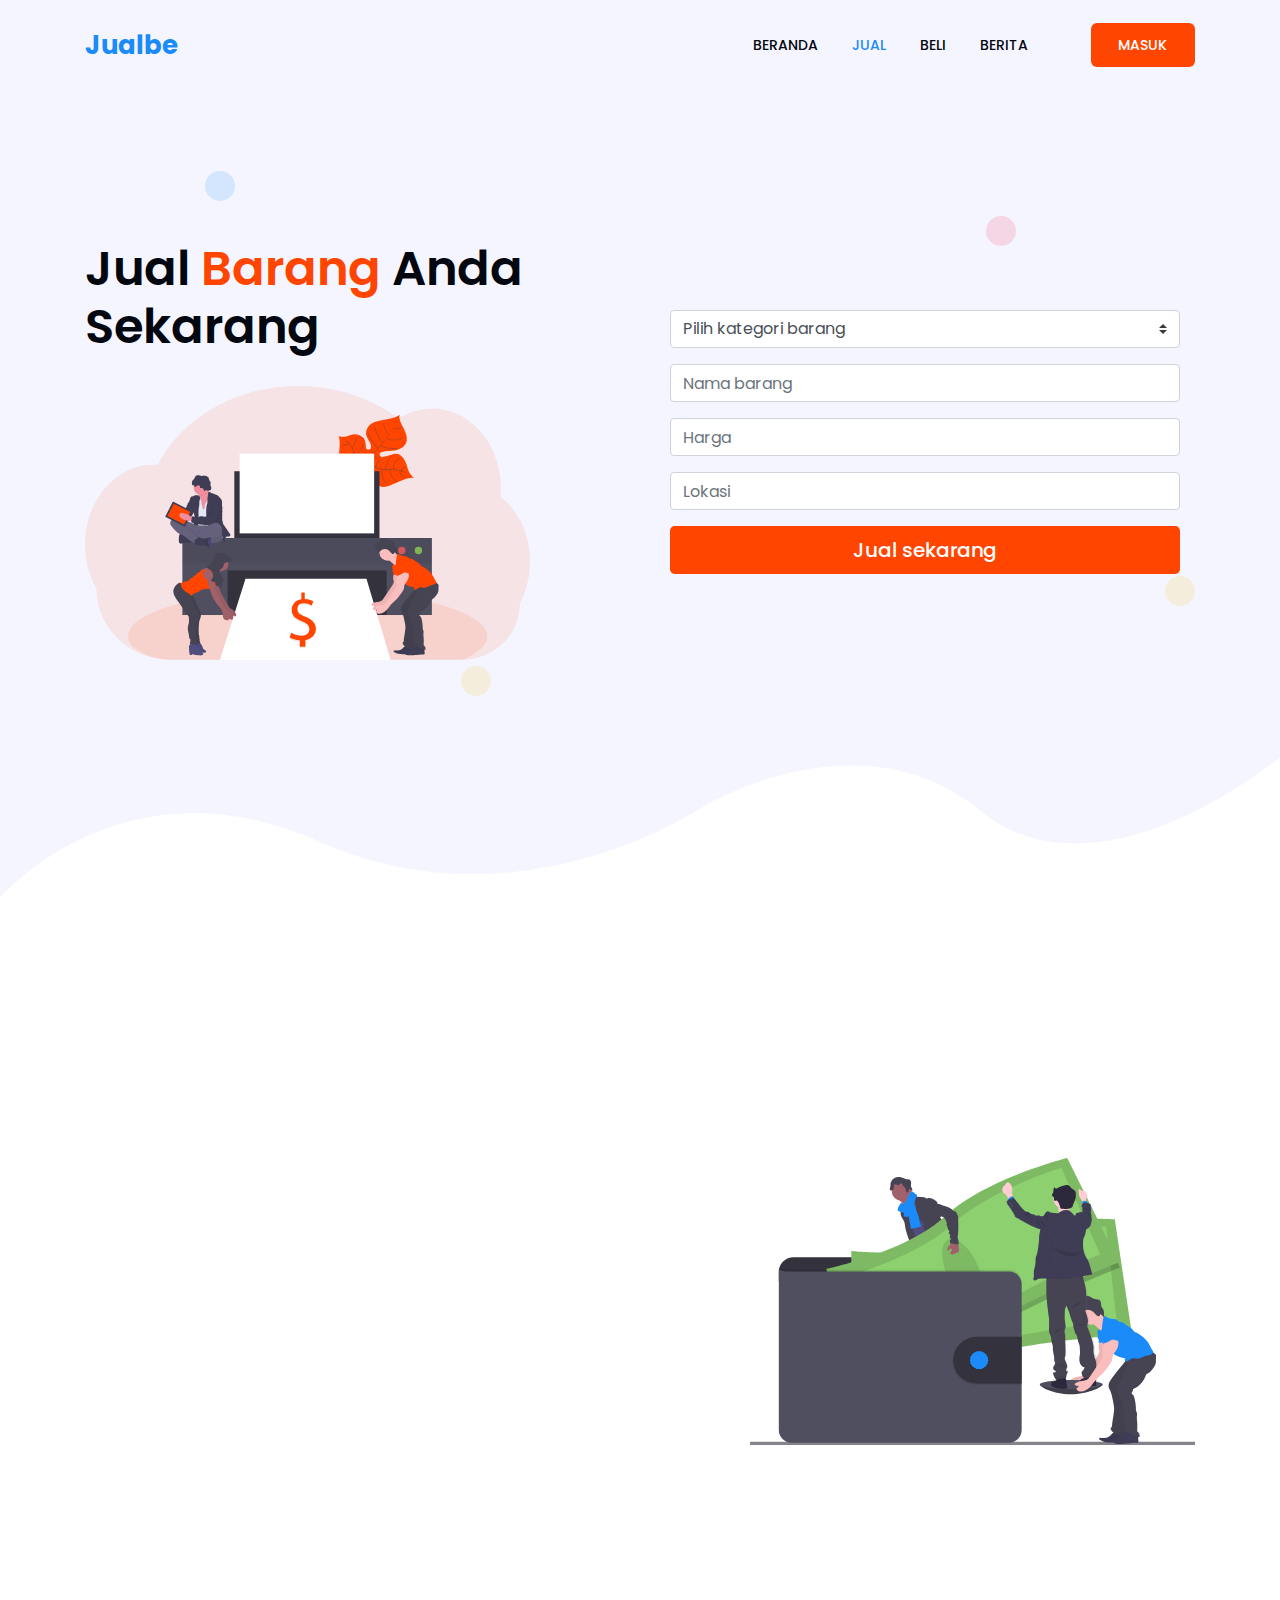
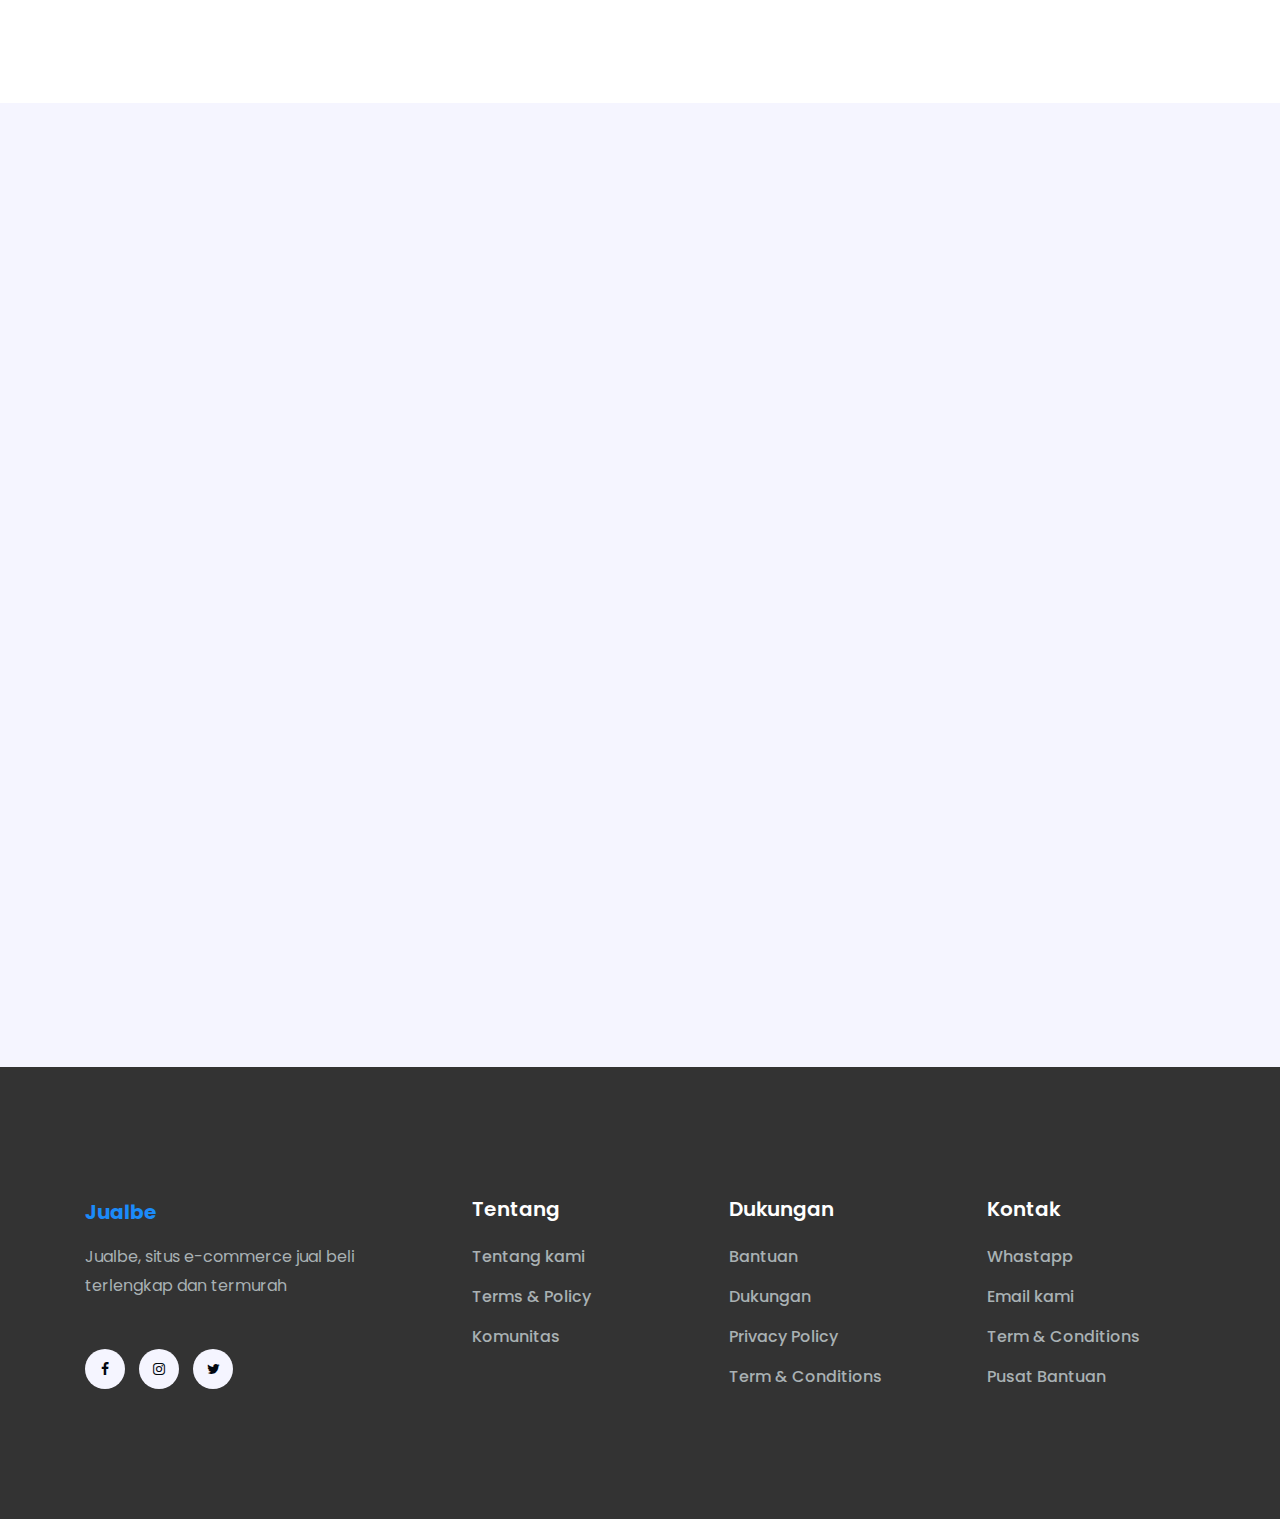
<file: jual.html>
<!DOCTYPE html>
<html lang="en">
  
<head>
    <meta charset="utf-8">
    <meta name="viewport" content="width=device-width, initial-scale=1, shrink-to-fit=no">
    <meta name="description" content="">
    <meta http-equiv="X-UA-Compatible" content="IE=edge">
    <!-- The above 4 meta tags *must* come first in the head; any other head content must come *after* these tags-->
    <!-- Title-->
    <title>Jualbe</title>
    <!-- Favicon-->
    <link rel="icon" href="#">
    <!-- Stylesheet-->
    <link rel="stylesheet" href="css/style.css">
  </head>
  <body>
    
    <!-- Preloader-->
    <div id="preloader">
      <div class="apland-load"></div>
    </div>

    <!-- Header Area-->
    <header class="header_area">
      <div class="main_header_area">
        <div class="container">
          <div class="classy-nav-container breakpoint-off">
            <nav class="classy-navbar justify-content-between" id="aplandNav">
              <!-- Logo--><a class="nav-brand" style="color: #1b8bf9;" href="home.html"><strong>Jualbe</strong></a>
              <!-- Navbar Toggler-->
              <div class="classy-navbar-toggler"><span class="navbarToggler"><span></span><span></span><span></span></span></div>
              <!-- Menu-->
              <div class="classy-menu">
                <!-- Close Button-->
                <div class="classycloseIcon">
                  <div class="cross-wrap"><span class="top"></span><span class="bottom"></span></div>
                </div>
                <!-- Nav-->
                <div class="classynav">
                  <ul id="corenav">
                    <li><a href="home.html">Beranda</a></li>
                    <li  class="current_page_item"><a href="#">Jual</a></li>
                    <li><a href="beli.html">Beli</a></li>
                    <li><a href="berita.html">Berita</a></li>
                  </ul>
                  <!-- Login Button-->
                  <div class="login-btn-area ml-5 mt-5 mt-lg-0"><a class="btn apland-btn2" href="login.html">Masuk</a></div>
                </div>
              </div>
            </nav>
          </div>
        </div>
      </div>
    </header>

    <!-- Welcome Area-->
    <section class="hero-mymensingh welcome_area bg-gray" id="home">
      <!-- Background Shape-->
      <div class="mymen-background-bottom-shape"><img src="img/mymen-bg.png" alt=""></div>
      <!-- Circle Shape Animation-->
      <div class="circle-shape-animation">
        <div class="circle1"></div>
        <div class="circle2"></div>
        <div class="circle3"></div>
        <div class="circle4"></div>
      </div>
      <div class="container h-100">
        <div class="row h-100 justify-content-between align-items-center">
          <div class="col-12 col-md-6 col-lg-5">
            <!-- Content-->
            <div class="welcome_text_area">
              <h2>Jual <span style="color: orangered;">Barang</span> Anda Sekarang</h2>
              <img src="img/jual.svg" alt="" srcset="">
            </div>
          </div>
          <div class="col-12 col-md-6">
            <!-- Welcome Image-->
            <div class="row justify-content-center">
              <div class="col-lg-12 col-md-12 col-sm-12 col-xs-12">
                <form id="" class="wow fadeInDown" data-wow-duration="3s">
                    <div class="form-group col-sm-12">
                      <select class="custom-select" id="inputGroupSelect01">
                        <option selected>Pilih kategori barang</option>
                        <option value="1">Kategori 1</option>
                        <option value="2">Kategori 2</option>
                        <option value="3">Kategori 3</option>
                      </select>
                    </div>
                    <div class="form-group col-sm-12">
                        <input type="text" class="form-control h-30px transparent" name="nama" id="nama" placeholder="Nama barang">
                    </div>
                    <div class="form-group col-sm-12">
                        <input type="number" class="form-control h-30px transparent" name="harga" id="harga" placeholder="Harga">
                    </div>
                    <div class="form-group col-sm-12">
                        <input type="text" class="form-control h-30px transparent" name="lokasi" id="lokasi" placeholder="Lokasi">
                    </div>
                    <div class="form-group col-sm-12">
                      <a class="btn col-md-12 btn-lg" href="#" style="background-color: orangered; color: white;">Jual sekarang</a>
                  </div>
                  </form>
              </div>
            </div>
          </div>
        </div>
      </div>
    </section>

    <!-- Sale -->
    <section class="main_features_area section_padding_130" id="services">
      <div class="container">
        <div class="row align-items-center justify-content-between">
          <div class="col-12 col-sm-10 col-md-6">
            <!-- Section Heading-->
            <div class="section_heading wow fadeInUp" data-wow-delay="0.2s">
              <h6 style="background-color: orangered;">Jual Barang</h6>
              <h3>Kemudahan <span style="color: orangered;">menjual</span> barang di situs kami</h3>
              <div class="line mr-auto ml-0" style="background: #333333;"></div>
            </div>
            <!-- Single Item-->
            <div class="single_benifits d-flex wow fadeInUp" data-wow-delay="0.2s">
              <div class="icon_box mr-30" style="background-color: orangered;"><i class="lni-timer"></i></div>
              <div class="single_benifits_text">
                <h5>Cepat</h5>
                <p style="color: orangered;">Jual apapun menjadi lebih cepat dan aman</p>
              </div>
            </div>
            <!-- Single Item-->
            <div class="single_benifits d-flex wow fadeInUp" data-wow-delay="0.4s">
              <div class="icon_box mr-30" style="background-color: orangered;"><i class="lni-cart-full"></i></div>
              <div class="single_benifits_text">
                <h5>Lengkap</h5>
                <p style="color: orangered;">Semua kebutuhan ada disini</p>
              </div>
            </div>
            <!-- Single Item-->
            <div class="single_benifits d-flex wow fadeInUp" data-wow-delay="0.6s">
              <div class="icon_box mr-30" style="background-color: orangered;"><i class="lni-wallet"></i></div>
              <div class="single_benifits_text">
                <h5>Mudah</h5>
                <p style="color: orangered;">Bertransaksi menjadi sangat mudah</p>
              </div>  
            </div>
          </div>
          <div class="col-12 col-md-6 col-lg-5">
            <div class="main_features_thumbnail mt-5 mt-md-0"><img src="img/jual2%20(2).svg" alt=""></div>
          </div>
        </div>
      </div>
    </section>

    <!-- FAQ Area-->
    <div class="faq_area section_padding_130" id="faq">
      <div class="container">
        <div class="row justify-content-center">
          <div class="col-12 col-sm-8 col-lg-6">
            <!-- Section Heading-->
            <div class="section_heading text-center wow fadeInUp" data-wow-delay="0.2s">
              <h3><span>Punya </span> Pertanyaan?</h3>
              <div class="line" style="background: #1b8bf9;"></div>
            </div>
          </div>
        </div>
        <div class="row justify-content-center">
          <!-- FAQ Area-->
          <div class="col-12 col-sm-10 col-lg-10">
            <div class="accordion faq-accordian" id="faqAccordion">
              <div class="card border-0 wow fadeInUp" data-wow-delay="0.2s">
                <div class="card-header" id="headingOne">
                  <h6 class="mb-0 collapsed" data-toggle="collapse" data-target="#collapseOne" aria-expanded="true" aria-controls="collapseOne">Bagaimana cara menjual barang di situs kami?<span class="lni-chevron-up"></span></h6>
                </div>
                <div class="collapse" id="collapseOne" aria-labelledby="headingOne" data-parent="#faqAccordion">
                  <div class="card-body">
                    <p>Lorem ipsum dolor sit amet consectetur adipisicing elit. Architecto quidem facere deserunt sint animi sapiente vitae suscipit.</p>
                  </div>
                </div>
              </div>

              <div class="card border-0 wow fadeInUp" data-wow-delay="0.3s">
                <div class="card-header" id="headingTwo">
                  <h6 class="mb-0 collapsed" data-toggle="collapse" data-target="#collapseTwo" aria-expanded="true" aria-controls="collapseTwo">(Langkah ke-1) Pastikan anda telah mendaftar akun di situs kami<span class="lni-chevron-up"></span></h6>
                </div>
                <div class="collapse" id="collapseTwo" aria-labelledby="headingTwo" data-parent="#faqAccordion">
                  <div class="card-body">
                    <p>Lorem ipsum dolor sit amet consectetur adipisicing elit. Architecto quidem facere deserunt sint animi sapiente vitae suscipit.</p>
                  </div>
                </div>
              </div>

              <div class="card border-0 wow fadeInUp" data-wow-delay="0.4s">
                <div class="card-header" id="headingThree">
                  <h6 class="mb-0 collapsed" data-toggle="collapse" data-target="#collapseThree" aria-expanded="true" aria-controls="collapseThree">(Langkah ke-2) Daftarkan barang yang akan dijual<span class="lni-chevron-up"></span></h6>
                </div>
                <div class="collapse" id="collapseThree" aria-labelledby="headingThree" data-parent="#faqAccordion">
                  <div class="card-body">
                    <p>Lorem ipsum dolor sit amet consectetur adipisicing elit. Architecto quidem facere deserunt sint animi sapiente vitae suscipit.</p>
                  </div>
                </div>
              </div>

              <div class="card border-0 wow fadeInUp" data-wow-delay="0.6s">
                <div class="card-header" id="headingFour">
                  <h6 class="mb-0 collapsed" data-toggle="collapse" data-target="#collapseFour" aria-expanded="true" aria-controls="collapseFour">(Langkah ke-3) Tunggu pembeli<span class="lni-chevron-up"></span></h6>
                </div>
                <div class="collapse" id="collapseFour" aria-labelledby="headingFour" data-parent="#faqAccordion">
                  <div class="card-body">
                    <p>Lorem ipsum dolor sit amet consectetur adipisicing elit. Architecto quidem facere deserunt sint animi sapiente vitae suscipit.</p>
                  </div>
                </div>
              </div>

              <div class="card border-0 wow fadeInUp" data-wow-delay="0.6s">
                <div class="card-header" id="headingSix">
                  <h6 class="mb-0 collapsed" data-toggle="collapse" data-target="#collapseSix" aria-expanded="true" aria-controls="collapseSix">Keuntungan menjual barang di situs kami<span class="lni-chevron-up"></span></h6>
                </div>
                <div class="collapse" id="collapseSix" aria-labelledby="headingSix" data-parent="#faqAccordion">
                  <div class="card-body">
                    <p>Lorem ipsum dolor sit amet consectetur adipisicing elit. Architecto quidem facere deserunt sint animi sapiente vitae suscipit.</p>
                  </div>
                </div>
              </div>

            </div>
            <!-- Support Button-->
            <div class="support-button text-center d-flex align-items-center justify-content-center mt-4 wow fadeInUp" data-wow-delay="0.5s"><i class="lni-emoji-sad" style="color: orangered;"></i>
              <p class="mb-0 px-2">Masih bingung?</p><a href="#contact" style="color: #1b8bf9;"> Hubungi kami</a>
            </div>
          </div>
        </div>
      </div>
    </div>
    
    <!-- Footer Area-->
    <footer class="footer_area section_padding_130_0" style="background-color: #333333;" id="contact">
      <div class="container">
        <div class="row">
          <!-- Single Widget-->
          <div class="col-12 col-sm-6 col-lg-4">
            <div class="single-footer-widget section_padding_0_130">
              <!-- Footer Logo-->
              <div class="footer-logo mb-3"><a style="color: #1b8bf9; font-size: 20px;" href="home.html"><strong>Jualbe</strong></a></div>
              <p>Jualbe, situs e-commerce jual beli terlengkap dan termurah</p>
              <!-- Footer Social Area-->
              <div class="footer_social_area mt-5">
                <a href="#" data-toggle="tooltip" data-placement="top" title="Facebook"><i class="fa fa-facebook"></i></a>
                <a href="#" data-toggle="tooltip" data-placement="top" title="Instagram"><i class="fa fa-instagram"></i></a>
                <a href="#" data-toggle="tooltip" data-placement="top" title="Twitter"><i class="fa fa-twitter"></i></a></div>
            </div>
          </div>
          <!-- Single Widget-->
          <div class="col-12 col-sm-6 col-lg">
            <div class="single-footer-widget section_padding_0_130">
              <!-- Widget Title-->
              <h5 class="widget-title" style="color: #FFF;">Tentang</h5>
              <!-- Footer Menu-->
              <div class="footer_menu">
                <ul>
                  <li><a href="#">Tentang kami</a></li>
                  <li><a href="#">Terms &amp; Policy</a></li>
                  <li><a href="#">Komunitas</a></li>
                </ul>
              </div>
            </div>
          </div>
          <!-- Single Widget-->
          <div class="col-12 col-sm-6 col-lg">
            <div class="single-footer-widget section_padding_0_130">
              <!-- Widget Title-->
              <h5 class="widget-title" style="color: #FFF;">Dukungan</h5>
              <!-- Footer Menu-->
              <div class="footer_menu">
                <ul>
                  <li><a href="#">Bantuan</a></li>
                  <li><a href="#">Dukungan</a></li>
                  <li><a href="#">Privacy Policy</a></li>
                  <li><a href="#">Term &amp; Conditions</a></li>
                </ul>
              </div>
            </div>
          </div>
          <!-- Single Widget-->
          <div class="col-12 col-sm-6 col-lg">
            <div class="single-footer-widget section_padding_0_130">
              <!-- Widget Title-->
              <h5 class="widget-title" style="color: #FFF;">Kontak</h5>
              <!-- Footer Menu-->
              <div class="footer_menu">
                <ul>
                  <li><a href="#">Whastapp</a></li>
                  <li><a href="#">Email kami</a></li>
                  <li><a href="#">Term &amp; Conditions</a></li>
                  <li><a href="#">Pusat Bantuan</a></li>
                </ul>
              </div>
            </div>
          </div>
        </div>
      </div>
    </footer>
    <!-- jQuery(necessary for all JavaScript plugins)-->
    <script src="js/jquery.min.js"></script>
    <script src="js/popper.min.js"></script>
    <script src="js/bootstrap.min.js"></script>
    <script src="js/owl.carousel.min.js"></script>
    <script src="js/waypoints.min.js"></script>
    <script src="js/jquery.easing.min.js"></script>
    <script src="js/default/classy-nav.min.js"></script>
    <script src="js/default/sticky.js"></script>
    <script src="js/default/mail.js"></script>
    <script src="js/default/scrollup.min.js"></script>
    <script src="js/default/one-page-nav.js"></script>
    <script src="js/jarallax.min.js"></script>
    <script src="js/jarallax-video.min.js"></script>
    <script src="js/jquery.counterup.min.js"></script>
    <script src="js/jquery.countdown.min.js"></script>
    <script src="js/jquery.magnific-popup.min.js"></script>
    <script src="js/wow.min.js"></script>
    <script src="js/default/active.js"></script>
  </body>

<!-- Mirrored from jualbe.herokuapp.com/jual.html by HTTrack Website Copier/3.x [XR&CO'2014], Fri, 02 Oct 2020 09:58:28 GMT -->
</html>
</file>
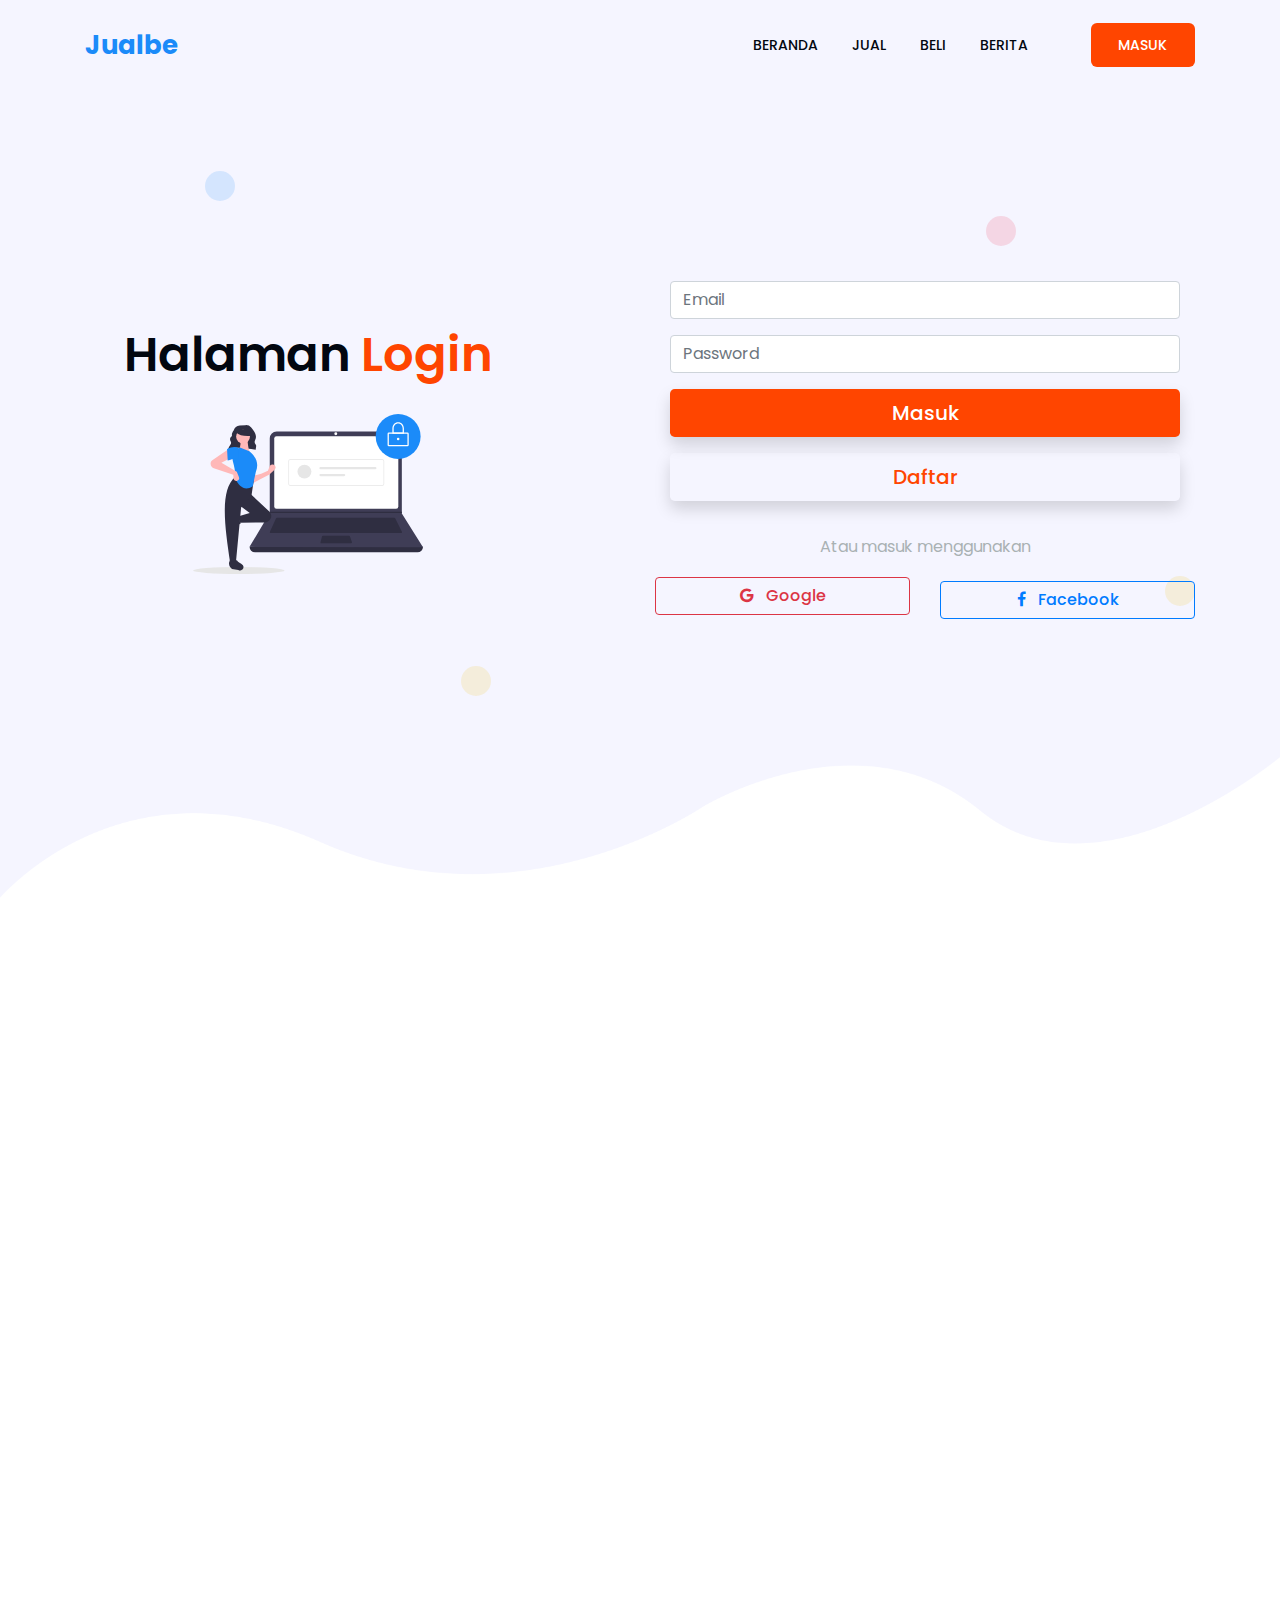
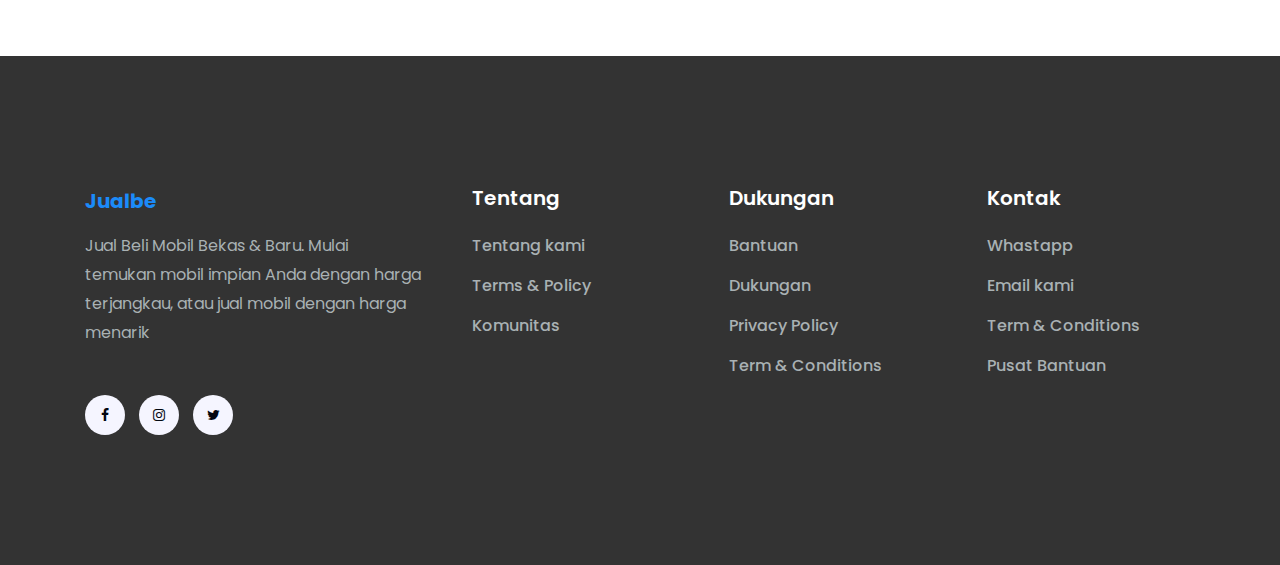
<file: login.html>
<!DOCTYPE html>
<html lang="en">
  
<head>
    <meta charset="utf-8">
    <meta name="viewport" content="width=device-width, initial-scale=1, shrink-to-fit=no">
    <meta name="description" content="">
    <meta http-equiv="X-UA-Compatible" content="IE=edge">
    <!-- The above 4 meta tags *must* come first in the head; any other head content must come *after* these tags-->
    <!-- Title-->
    <title>Jual Beli Mobil</title>
    <!-- Favicon-->
    <link rel="icon" href="#">
    <!-- Stylesheet-->
    <link rel="stylesheet" href="css/style.css">
  </head>
  <body>
    
    <!-- Preloader-->
    <div id="preloader">
      <div class="apland-load"></div>
    </div>

    <!-- Header Area-->
    <header class="header_area">
      <div class="main_header_area">
        <div class="container">
          <div class="classy-nav-container breakpoint-off">
            <nav class="classy-navbar justify-content-between" id="aplandNav">
              <!-- Logo--><a class="nav-brand" style="color: #1b8bf9;" href="home.html"><strong>Jualbe</strong></a>
              <!-- Navbar Toggler-->
              <div class="classy-navbar-toggler"><span class="navbarToggler"><span></span><span></span><span></span></span></div>
              <!-- Menu-->
              <div class="classy-menu">
                <!-- Close Button-->
                <div class="classycloseIcon">
                  <div class="cross-wrap"><span class="top"></span><span class="bottom"></span></div>
                </div>
                <!-- Nav-->
                <div class="classynav">
                  <ul id="corenav">
                    <li><a href="home.html">Beranda</a></li>
                    <li><a href="jual.html">Jual</a></li>
                    <li><a href="beli.html">Beli</a></li>
                    <li><a href="berita.html">Berita</a></li>
                  </ul>
                  <!-- Login Button-->
                  <div class="login-btn-area ml-5 mt-5 mt-lg-0"><a class="btn apland-btn2" href="login.html">Masuk</a></div>
                </div>
              </div>
            </nav>
          </div>
        </div>
      </div>
    </header>

    <!-- Welcome Area-->
    <section class="hero-mymensingh welcome_area bg-gray" id="home">
      <!-- Background Shape-->
      <div class="mymen-background-bottom-shape"><img src="img/mymen-bg.png" alt=""></div>
      <!-- Circle Shape Animation-->
      <div class="circle-shape-animation">
        <div class="circle1"></div>
        <div class="circle2"></div>
        <div class="circle3"></div>
        <div class="circle4"></div>
      </div>
      <div class="container h-100">
        <div class="row h-100 justify-content-between align-items-center">
          <div class="col-12 col-md-6 col-lg-5">
            <div class="welcome_text_area text-center">
              <h2>Halaman <span style="color: orangered;">Login</span></h2>
              <img src="img/login.svg" height="auto" width="230px" alt="">
            </div>
          </div>
          <div class="col-12 col-md-6">
            <div class="row justify-content-center">
              <div class="col-lg-12 col-md-12 col-sm-12 col-xs-12">
                <form id="" class="wow fadeInDown" data-wow-duration="3s">
                    <div class="form-group col-sm-12">
                        <input type="email" class="form-control h-30px transparent" name="mail" id="mail" placeholder="Email">
                    </div>
                    <div class="form-group col-sm-12">
                        <input type="password" class="form-control h-30px transparent" name="password" id="password" placeholder="Password">
                    </div>
                    <div class="form-group col-sm-12">
                      <button type="submit" class="btn shadow col-md-12 btn-lg" style="background-color: orangered; color: white;">Masuk</button>
                    </div>
                    <div class="form-group col-sm-12">
                      <button type="submit" class="btn shadow col-md-12 btn-lg" style="color: orangered;">Daftar</button>
                    </div>
                  </form>
              </div>
            </div>
            <div class="row justify-content-center mt-3">
              <p>Atau masuk menggunakan</p>
            </div>
            <div class="row justify-content-center">
              <div class="col-md-6 mb-1">
                <a  href="#" class="btn col-md-12 btn-outline-danger"><i class="fa fa-google mr-2"></i> Google</a>
              </div>
              <div class="col-md-6 mt-1">
                <a href="#" class="btn col-md-12 btn-outline-primary"><i class="fa fa-facebook mr-2"></i> Facebook</a>
              </div>
            </div>
          </div>
        </div>
      </div>
    </section>

    <!-- FAQ Area-->
    <div class="faq_area section_padding_130" id="faq" style="background-color: white;">
      <div class="container">
        <div class="row justify-content-center">
          <div class="col-12 col-sm-8 col-lg-6">
            <!-- Section Heading-->
            <div class="section_heading text-center wow fadeInUp" data-wow-delay="0.2s">
              <h3><span>Punya </span> Pertanyaan?</h3>
              <div class="line" style="background: #1b8bf9;"></div>
            </div>
          </div>
        </div>
        <div class="row justify-content-center">
          <!-- FAQ Area-->
          <div class="col-12 col-sm-10 col-lg-10">
            <div class="accordion faq-accordian" id="faqAccordion">
              <div class="card border-0 wow fadeInUp shadow" data-wow-delay="0.2s">
                <div class="card-header" id="headingOne">
                  <h6 class="mb-0 collapsed" data-toggle="collapse" data-target="#collapseOne" aria-expanded="true" aria-controls="collapseOne">Tentang kami<span class="lni-chevron-up"></span></h6>
                </div>
                <div class="collapse" id="collapseOne" aria-labelledby="headingOne" data-parent="#faqAccordion">
                  <div class="card-body">
                    <p>Lorem ipsum dolor sit amet consectetur adipisicing elit. Architecto quidem facere deserunt sint animi sapiente vitae suscipit.</p>
                    <p>Appland is completely creative, lightweight, clean & super responsive app landing page.</p>
                  </div>
                </div>
              </div>

              <div class="card border-0 wow fadeInUp shadow" data-wow-delay="0.3s">
                <div class="card-header" id="headingTwo">
                  <h6 class="mb-0 collapsed" data-toggle="collapse" data-target="#collapseTwo" aria-expanded="true" aria-controls="collapseTwo">Bagaimana cara masuk?<span class="lni-chevron-up"></span></h6>
                </div>
                <div class="collapse" id="collapseTwo" aria-labelledby="headingTwo" data-parent="#faqAccordion">
                  <div class="card-body">
                    <p>Lorem ipsum dolor sit amet consectetur adipisicing elit. Architecto quidem facere deserunt sint animi sapiente vitae suscipit.</p>
                    <p>Appland is completely creative, lightweight, clean & super responsive app landing page.</p>
                  </div>
                </div>
              </div>

              <div class="card border-0 wow fadeInUp shadow" data-wow-delay="0.4s">
                <div class="card-header" id="headingThree">
                  <h6 class="mb-0 collapsed" data-toggle="collapse" data-target="#collapseThree" aria-expanded="true" aria-controls="collapseThree">Bagaimana cara daftar?<span class="lni-chevron-up"></span></h6>
                </div>
                <div class="collapse" id="collapseThree" aria-labelledby="headingThree" data-parent="#faqAccordion">
                  <div class="card-body">
                    <p>Lorem ipsum dolor sit amet consectetur adipisicing elit. Architecto quidem facere deserunt sint animi sapiente vitae suscipit.</p>
                    <p>Appland is completely creative, lightweight, clean & super responsive app landing page.</p>
                  </div>
                </div>
              </div>

            </div>
            <!-- Support Button-->
            <div class="support-button text-center d-flex align-items-center justify-content-center mt-4 wow fadeInUp" data-wow-delay="0.5s"><i class="lni-emoji-sad" style="color: orangered;"></i>
              <p class="mb-0 px-2">Masih bingung?</p><a href="#contact" style="color: #1b8bf9;"> Hubungi kami</a>
            </div>
          </div>
        </div>
      </div>
    </div>
    
    <!-- Footer Area-->
    <footer class="footer_area section_padding_130_0" style="background-color: #333333;" id="contact">
      <div class="container">
        <div class="row">
          <!-- Single Widget-->
          <div class="col-12 col-sm-6 col-lg-4">
            <div class="single-footer-widget section_padding_0_130">
              <!-- Footer Logo-->
              <div class="footer-logo mb-3"><a style="color: #1b8bf9; font-size: 20px;" href="home.html"><strong>Jualbe</strong></a></div>
              <p>Jual Beli Mobil Bekas & Baru. Mulai temukan mobil impian Anda dengan harga terjangkau, atau jual mobil dengan harga menarik</p>
              <!-- Footer Social Area-->
              <div class="footer_social_area mt-5">
                <a href="#" data-toggle="tooltip" data-placement="top" title="Facebook"><i class="fa fa-facebook"></i></a>
                <a href="#" data-toggle="tooltip" data-placement="top" title="Instagram"><i class="fa fa-instagram"></i></a>
                <a href="#" data-toggle="tooltip" data-placement="top" title="Twitter"><i class="fa fa-twitter"></i></a></div>
            </div>
          </div>
          <!-- Single Widget-->
          <div class="col-12 col-sm-6 col-lg">
            <div class="single-footer-widget section_padding_0_130">
              <!-- Widget Title-->
              <h5 class="widget-title" style="color: #FFF;">Tentang</h5>
              <!-- Footer Menu-->
              <div class="footer_menu">
                <ul>
                  <li><a href="#">Tentang kami</a></li>
                  <li><a href="#">Terms &amp; Policy</a></li>
                  <li><a href="#">Komunitas</a></li>
                </ul>
              </div>
            </div>
          </div>
          <!-- Single Widget-->
          <div class="col-12 col-sm-6 col-lg">
            <div class="single-footer-widget section_padding_0_130">
              <!-- Widget Title-->
              <h5 class="widget-title" style="color: #FFF;">Dukungan</h5>
              <!-- Footer Menu-->
              <div class="footer_menu">
                <ul>
                  <li><a href="#">Bantuan</a></li>
                  <li><a href="#">Dukungan</a></li>
                  <li><a href="#">Privacy Policy</a></li>
                  <li><a href="#">Term &amp; Conditions</a></li>
                </ul>
              </div>
            </div>
          </div>
          <!-- Single Widget-->
          <div class="col-12 col-sm-6 col-lg">
            <div class="single-footer-widget section_padding_0_130">
              <!-- Widget Title-->
              <h5 class="widget-title" style="color: #FFF;">Kontak</h5>
              <!-- Footer Menu-->
              <div class="footer_menu">
                <ul>
                  <li><a href="#">Whastapp</a></li>
                  <li><a href="#">Email kami</a></li>
                  <li><a href="#">Term &amp; Conditions</a></li>
                  <li><a href="#">Pusat Bantuan</a></li>
                </ul>
              </div>
            </div>
          </div>
        </div>
      </div>
    </footer>
    <!-- jQuery(necessary for all JavaScript plugins)-->
    <script src="js/jquery.min.js"></script>
    <script src="js/popper.min.js"></script>
    <script src="js/bootstrap.min.js"></script>
    <script src="js/owl.carousel.min.js"></script>
    <script src="js/waypoints.min.js"></script>
    <script src="js/jquery.easing.min.js"></script>
    <script src="js/default/classy-nav.min.js"></script>
    <script src="js/default/sticky.js"></script>
    <script src="js/default/mail.js"></script>
    <script src="js/default/scrollup.min.js"></script>
    <script src="js/default/one-page-nav.js"></script>
    <script src="js/jarallax.min.js"></script>
    <script src="js/jarallax-video.min.js"></script>
    <script src="js/jquery.counterup.min.js"></script>
    <script src="js/jquery.countdown.min.js"></script>
    <script src="js/jquery.magnific-popup.min.js"></script>
    <script src="js/wow.min.js"></script>
    <script src="js/default/active.js"></script>
  </body>

</html>
</file>
<file: css/style.css>
@import url("https://fonts.googleapis.com/css?family=Poppins:100,100i,200,200i,300,300i,400,400i,500,500i,600,600i,700,700i,800,800i,900,900i&amp;display=swap");
@import url(bootstrap.min.css);
@import url(default/classy-nav.min.css);
@import url(animate.css);
@import url(owl.carousel.min.css);
@import url(magnific-popup.css);
@import url(font-awesome.min.css);
@import url(default/lineicons.min.css);
/* Reboot CSS */
* {
  margin: 0;
  padding: 0; }

body {
  font-family: "Poppins", sans-serif;
  color: #1b8bf9;
  font-size: 1rem; }

h1,
h2,
h3,
h4,
h5,
h6 {
  color: #020710;
  font-weight: 600; }

p {
  color: #1b8bf9;
  line-height: 1.8;
  font-size: 1rem; }

a, a:hover, a:focus, a:active {
  -webkit-transition-duration: 500ms;
  transition-duration: 500ms;
  text-decoration: none;
  outline: none;
  font-size: 14px;
  color: #020710;
  font-weight: 500; }

ol,
ul {
  margin: 0;
  padding: 0; }
  ol li,
  ul li {
    list-style: none; }

img {
  height: auto;
  max-width: 100%; }

.btn {
  font-weight: 500; }
  .btn:hover, .btn:focus {
    box-shadow: 0 6px 48px 8px rgba(21, 131, 233, 0.125); }

.m-0 {
  margin: 0; }

.mt-0 {
  margin-top: 0; }

.mt-15 {
  margin-top: 15px; }

.mt-30 {
  margin-top: 30px; }

.mt-50 {
  margin-top: 50px; }

.mb-0 {
  margin-bottom: 0; }

.mb-15 {
  margin-bottom: 15px; }

.mb-30 {
  margin-bottom: 30px; }

.mb-50 {
  margin-bottom: 50px; }

.mb-100 {
  margin-bottom: 100px; }

.ml-0 {
  margin-left: 0; }

.ml-15 {
  margin-left: 15px; }

.ml-30 {
  margin-left: 30px; }

.ml-50 {
  margin-left: 50px; }

.mr-0 {
  margin-right: 0; }

.mr-15 {
  margin-right: 15px; }

.mr-30 {
  margin-right: 30px; }

.mr-50 {
  margin-right: 50px; }

.section_padding_130 {
  padding-top: 130px;
  padding-bottom: 130px; }

.section_padding_130_0 {
  padding-top: 130px;
  padding-bottom: 0; }

.section_padding_0_130 {
  padding-top: 0;
  padding-bottom: 130px; }

.section_padding_130_80 {
  padding-top: 130px;
  padding-bottom: 80px; }

.section_heading {
  position: relative;
  z-index: 1;
  margin-bottom: 70px; }
  .section_heading h6 {
    text-transform: uppercase;
    margin-bottom: 1rem;
    letter-spacing: 1px;
    color: #ffffff;
    border-radius: 6px;
    padding: .5rem 1.5rem;
    background-color: #1b8bf9;
    font-weight: 400;
    display: inline-block; }
  .section_heading h3 {
    margin-bottom: 15px;
    font-size: 2.1rem;
    line-height: 1.5; }
    @media only screen and (min-width: 992px) and (max-width: 1199px) {
      .section_heading h3 {
        font-size: 2rem; } }
    @media only screen and (min-width: 768px) and (max-width: 991px) {
      .section_heading h3 {
        font-size: 1.75rem; } }
    @media only screen and (max-width: 575px) {
      .section_heading h3 {
        font-size: 1.5rem; } }
    @media only screen and (min-width: 576px) and (max-width: 767px) {
      .section_heading h3 {
        font-size: 1.75rem; } }
  .section_heading p {
    margin-bottom: 0; }
  .section_heading .line {
    width: 120px;
    height: 5px;
    margin: 30px auto 0;
    border-radius: 6px;
    background: #2d2ed4;
    background: -webkit-linear-gradient(to right, #e24997, #2d2ed4);
    background: linear-gradient(to right, #e24997, #2d2ed4); }
  .section_heading.white h3,
  .section_heading.white h6 {
    color: #ffffff; }
  .section_heading.white .line {
    background-color: #ffffff; }
  .section_heading.white p {
    color: rgba(255, 255, 255, 0.6); }

@media only screen and (min-width: 480px) and (max-width: 575px) {
  .container {
    max-width: 450px; } }

@media only screen and (min-width: 576px) and (max-width: 767px) {
  .container {
    max-width: 540px; } }

.shortcode_area:nth-child(2n + 1) {
  background-color: #f5f5ff; }

.apland-btn {
  position: relative;
  z-index: 1;
  border: 2px solid transparent;
  display: inline-block;
  font-size: 14px;
  padding: 0.8rem 1.6rem;
  border-radius: 6px;
  line-height: 1;
  text-transform: uppercase; }
  .apland-btn:hover, .apland-btn:focus {
    background-color: #ffffff;
    font-size: 14px; }
  .apland-btn.btn-2 {
    background-color: #ffffff;
    color: #1b8bf9;
    border: 2px solid #1b8bf9; }
    .apland-btn.btn-2:hover, .apland-btn.btn-2:focus {
      background-color: #1b8bf9;
      border: 2px solid #1b8bf9;
      color: #ffffff; }
  .apland-btn.btn-3 {
    background-color: transparent;
    color: #ffffff;
    border: 2px solid #1b8bf9; }
    .apland-btn.btn-3:hover, .apland-btn.btn-3:focus {
      border: 2px solid #020710; }
  .apland-btn.btn-4 {
    background-color: #2ecc71;
    color: #ffffff;
    box-shadow: 0 2px 15px 3px rgba(7, 10, 87, 0.1); }
    .apland-btn.btn-4:hover, .apland-btn.btn-4:focus {
      background-color: #ffffff;
      color: #1b8bf9; }

.apland-btn2 {
  position: relative;
  z-index: 1;
  border: 2px solid transparent;
  display: inline-block;
  font-size: 14px;
  padding: 0.8rem 1.6rem;
  border-radius: 6px;
  line-height: 1;
  text-transform: uppercase; }
  .apland-btn2:hover, .apland-btn:focus {
    background-color: #ffffff;
    font-size: 14px; 
    color: orangered;}
  .apland-btn2.btn-2 {
    background-color: #ffffff;
    color: orangered;
    border: 2px solid orangered; }
    .apland-btn2.btn-2:hover, .apland-btn.btn-2:focus {
      background-color: orangered;
      border: 2px solid orangered;
      color: #ffffff; }
  .apland-btn2.btn-3 {
    background-color: transparent;
    color: #ffffff;
    border: 2px solid orangered; }
    .apland-btn2.btn-3:hover, .apland-btn.btn-3:focus {
      border: 2px solid #020710; }
  .apland-btn2.btn-4 {
    background-color: #2ecc71;
    color: #ffffff;
    box-shadow: 0 2px 15px 3px rgba(7, 10, 87, 0.1); }
    .apland-btn2.btn-4:hover, .apland-btn.btn-4:focus {
      background-color: #ffffff;
      color: orangered; }

.bg-gray {
  background-color: #f5f5ff; }

.bg-overlay {
  position: relative;
  z-index: 1; }
  .bg-overlay::after {
    position: absolute;
    width: 100%;
    height: 100%;
    top: 0;
    left: 0;
    content: '';
    background-color: #1b8bf9;
    opacity: 0.97;
    z-index: -1; }

.bg-black-overlay {
  position: relative;
  z-index: 1; }
  .bg-black-overlay::after {
    position: absolute;
    width: 100%;
    height: 100%;
    top: 0;
    left: 0;
    content: '';
    background-color: #333333;
    opacity: 0.8;
    z-index: -1; }

.bg-img {
  background-position: center center;
  background-size: cover; }

.mfp-image-holder .mfp-close,
.mfp-iframe-holder .mfp-close {
  color: #ffffff;
  text-align: center;
  padding-right: 0;
  width: 30px;
  height: 30px;
  border: 2px solid #ffffff;
  line-height: 26px;
  right: 0;
  border-radius: 50%; }

.mfp-bg {
  z-index: 99999;
  background: #020710;
  opacity: 0.9; }

.mfp-wrap {
  z-index: 999999; }

.jarallax {
  position: relative;
  z-index: 0; }
  .jarallax .jarallax-img {
    position: absolute;
    object-fit: cover;
    font-family: 'object-fit: cover;';
    top: 0;
    left: 0;
    width: 100%;
    height: 100%;
    z-index: -1; }

.h-100vh {
  height: 100vh !important; }

.welcome_area.h-100vh {
  padding-top: 0; }

/* Extend CSS */
.apland-btn, #scrollUp, .welcome_slider .owl-dot.active::after, .newsletter-form-area .button, .footer_social_area a:hover, .footer_social_area a:focus, .tooltip-inner {
  background-color: #1b8bf9; }

.apland-btn2, #scrollUp, .welcome_slider .owl-dot.active::after, .newsletter-form-area .button, .footer_social_area a:hover, .footer_social_area a:focus, .tooltip-inner {
  background-color: orangered; }

.message_now_area .form-control:focus, .message_now_area textarea.form-control:focus {
  border-color: #1b8bf9; }

.section_heading h3 span, .apland-btn:hover, .apland-btn:focus, .classy-nav-container a:hover,
.classy-nav-container a:focus, .welcome_slider .owl-dot.active, .download_app_text a {
  color: #1b8bf9; }

p {
  color: #a9b1b3; }

.arrow::before {
  border-top-color: #1b8bf9 !important; }

.apland-btn {
  color: #ffffff; }

.apland-btn2 {
  color: #ffffff; }

.apland-btn:hover, .apland-btn:focus, .download_app_text a {
  background-color: #ffffff; }

/* Preloader CSS */
#preloader {
  overflow: hidden;
  height: 100%;
  left: 0;
  position: fixed;
  top: 0;
  width: 100%;
  z-index: 999999999999;
  background-color: #1b8bf9; }

.apland-load {
  -webkit-animation: apland-load 1500ms linear infinite;
  animation: apland-load 1500ms linear infinite;
  background-color: transparent;
  border-color: #ffffff;
  border-top-color: transparent;
  border-left-color: transparent;
  border-right-color: transparent;
  border-radius: 50%;
  border-style: solid;
  border-width: 2px;
  height: 50px;
  left: calc(50% - 25px);
  position: relative;
  top: calc(50% - 25px);
  width: 50px;
  z-index: 9; }

@-webkit-keyframes apland-load {
  0% {
    -webkit-transform: rotate(0deg);
    transform: rotate(0deg); }
  100% {
    -webkit-transform: rotate(360deg);
    transform: rotate(360deg); } }

@keyframes apland-load {
  0% {
    -webkit-transform: rotate(0deg);
    transform: rotate(0deg); }
  100% {
    -webkit-transform: rotate(360deg);
    transform: rotate(360deg); } }

#scrollUp {
  -webkit-transition-duration: 500ms;
  transition-duration: 500ms;
  border-radius: 50%;
  bottom: 40px;
  box-shadow: 0 6px 50px 8px rgba(233, 63, 21, 0.15);
  color: #ffffff;
  font-size: 16px;
  line-height: 40px;
  height: 40px;
  right: 40px;
  text-align: center;
  width: 40px; }
  #scrollUp i {
    line-height: 40px; }
  #scrollUp:hover, #scrollUp:focus {
    background-color: #020710; }

/* Header CSS */
.header_area {
  position: absolute;
  width: 100%;
  top: 0;
  left: 0;
  right: 0;
  z-index: 9999;
  background-color: transparent; }

.main_header_area {
  width: 100%;
  -webkit-transition-duration: 500ms;
  transition-duration: 500ms;
  border-bottom: 1px solid #f5f5ff;
  background-color: transparent; }

.classy-nav-container {
  position: relative;
  background-color: transparent;
  width: 100%; }
  .classy-nav-container .classy-navbar {
    -webkit-transition-duration: 500ms;
    transition-duration: 500ms;
    height: 90px; }
    @media only screen and (min-width: 768px) and (max-width: 991px) {
      .classy-nav-container .classy-navbar {
        height: 80px; } }
    @media only screen and (min-width: 576px) and (max-width: 767px) {
      .classy-nav-container .classy-navbar {
        height: 60px; } }
    @media only screen and (max-width: 575px) {
      .classy-nav-container .classy-navbar {
        height: 60px; } }
    .classy-nav-container .classy-navbar .classynav ul li a {
      padding: 32px 15px;
      height: auto;
      line-height: 1;
      font-weight: 500;
      text-transform: uppercase; }
      @media only screen and (min-width: 768px) and (max-width: 991px) {
        .classy-nav-container .classy-navbar .classynav ul li a {
          padding: 15px; } }
      @media only screen and (min-width: 576px) and (max-width: 767px) {
        .classy-nav-container .classy-navbar .classynav ul li a {
          padding: 15px; } }
      @media only screen and (max-width: 575px) {
        .classy-nav-container .classy-navbar .classynav ul li a {
          padding: 15px; } }
    .classy-nav-container .classy-navbar .classynav ul li .megamenu {
      box-shadow: 0 8px 50px 8px rgba(47, 91, 234, 0.175); }
      @media only screen and (min-width: 768px) and (max-width: 991px) {
        .classy-nav-container .classy-navbar .classynav ul li .megamenu {
          box-shadow: none;
          background-color: #ffffff; } }
      @media only screen and (min-width: 576px) and (max-width: 767px) {
        .classy-nav-container .classy-navbar .classynav ul li .megamenu {
          box-shadow: none;
          background-color: #ffffff; } }
      @media only screen and (max-width: 575px) {
        .classy-nav-container .classy-navbar .classynav ul li .megamenu {
          box-shadow: none;
          background-color: #ffffff; } }
      .classy-nav-container .classy-navbar .classynav ul li .megamenu a {
        padding: 15px;
        text-transform: capitalize;
        color: #1b8bf9; }
        .classy-nav-container .classy-navbar .classynav ul li .megamenu a:hover, .classy-nav-container .classy-navbar .classynav ul li .megamenu a:focus {
          color: #1b8bf9; }
    .classy-nav-container .classy-navbar .classynav ul li .dropdown {
      width: 260px;
      box-shadow: 0 8px 50px 8px rgba(47, 91, 234, 0.175);
      padding-top: 18px;
      padding-bottom: 18px; }
      @media only screen and (min-width: 768px) and (max-width: 991px) {
        .classy-nav-container .classy-navbar .classynav ul li .dropdown {
          width: 100%;
          box-shadow: none;
          background-color: #ffffff; } }
      @media only screen and (min-width: 576px) and (max-width: 767px) {
        .classy-nav-container .classy-navbar .classynav ul li .dropdown {
          width: 100%;
          box-shadow: none;
          background-color: #ffffff; } }
      @media only screen and (max-width: 575px) {
        .classy-nav-container .classy-navbar .classynav ul li .dropdown {
          width: 100%;
          box-shadow: none;
          background-color: #ffffff; } }
      .classy-nav-container .classy-navbar .classynav ul li .dropdown a {
        padding: 12px 30px;
        text-transform: capitalize;
        border-bottom: 0;
        color: #1b8bf9; }
        .classy-nav-container .classy-navbar .classynav ul li .dropdown a:hover, .classy-nav-container .classy-navbar .classynav ul li .dropdown a:focus {
          color: #1b8bf9; }
    .classy-nav-container .classy-navbar .classynav ul li.current_page_item > a {
      color: #1b8bf9; }
    .classy-nav-container .classy-navbar .classynav ul li:hover > a {
      color: #1b8bf9; }

.classynav ul li .megamenu .single-mega .title {
  margin-bottom: 0.8rem; }

.classynav ul li.has-down > a::after,
.classynav ul li.megamenu-item > a::after {
  color: #020710; }

.login-btn-area .btn {
  color: #ffffff; }

.classynav ul li.megamenu-item > a:hover::after {
  -webkit-transform: rotate(180deg);
  transform: rotate(180deg); }

.breakpoint-off .classynav ul li .dropdown {
  border-radius: 6px;
  width: 200px; }

.breakpoint-on .classynav ul li ul li a {
  padding: 0 25px; }

.breakpoint-on .classynav ul li.has-down.active > .dd-trigger,
.breakpoint-on .classynav ul li.megamenu-item.active > .dd-trigger {
  background-color: #1b8bf9; }

.breakpoint-on .classynav ul li .megamenu .single-mega.cn-col-3,
.breakpoint-on .classynav ul li .megamenu .single-mega.cn-col-4,
.breakpoint-on .classynav ul li .megamenu .single-mega.cn-col-5 {
  background-color: #ffffff; }

.classy-navbar-toggler {
  line-height: 1; }

.classy-navbar-toggler .navbarToggler span {
  background-color: #333333; }

.breakpoint-on .classy-navbar .classy-menu {
  background-color: #f5f5ff; }

.breakpoint-on .classynav > ul > li > a {
  background-color: transparent; }

.is-sticky .main_header_area {
  box-shadow: 0 8px 48px 8px rgba(47, 91, 234, 0.175);
  z-index: 9999999 !important;
  background-color: #ffffff;
  width: 100% !important;
  border-bottom: 1px solid transparent; }
  .is-sticky .main_header_area .classy-navbar {
    height: 80px; }
    @media only screen and (min-width: 768px) and (max-width: 991px) {
      .is-sticky .main_header_area .classy-navbar {
        height: 70px; } }
    @media only screen and (min-width: 576px) and (max-width: 767px) {
      .is-sticky .main_header_area .classy-navbar {
        height: 60px; } }
    @media only screen and (max-width: 575px) {
      .is-sticky .main_header_area .classy-navbar {
        height: 60px; } }

/* Hero CSS */
.welcome_area {
  width: 100%;
  position: relative;
  z-index: 1;
  height: 850px; }
  @media only screen and (min-width: 992px) and (max-width: 1199px) {
    .welcome_area {
      height: 750px; } }
  @media only screen and (min-width: 768px) and (max-width: 991px) {
    .welcome_area {
      height: 650px; } }
  @media only screen and (max-width: 575px) {
    .welcome_area {
      height: 850px; } }
  .welcome_area .welcome-border {
    width: 100%;
    border-top: 2px dashed #ebebeb;
    position: relative;
    z-index: 1; }

.background-shapes .box1 {
  position: absolute;
  top: 20%;
  left: 10%;
  width: 20px;
  height: 20px;
  border: 3px solid #1b8bf9;
  border-radius: .35rem;
  background-color: transparent;
  z-index: 1;
  -webkit-animation: box-shape linear 5s infinite;
  animation: box-shape linear 5s infinite; }

.background-shapes .box2 {
  position: absolute;
  top: 75%;
  left: 50%;
  width: 20px;
  height: 20px;
  border: 3px solid #1b8bf9;
  border-radius: .35rem;
  background-color: transparent;
  z-index: 1;
  -webkit-animation: box-shape linear 8s infinite;
  animation: box-shape linear 8s infinite; }

.background-shapes .box3 {
  position: absolute;
  top: 30%;
  right: 15%;
  width: 20px;
  height: 20px;
  border: 3px solid #1b8bf9;
  border-radius: .35rem;
  background-color: transparent;
  z-index: 1;
  -webkit-animation: box-shape linear 9s infinite;
  animation: box-shape linear 9s infinite; }

.background-shapes .dot1 {
  position: absolute;
  width: 8px;
  height: 8px;
  background-color: #1b8bf9;
  top: 77%;
  left: 6%;
  z-index: 1;
  border-radius: 50%; }

.background-shapes .dot2 {
  position: absolute;
  width: 8px;
  height: 8px;
  background-color: #f4284a;
  top: 18%;
  right: 4%;
  z-index: 1;
  border-radius: 50%; }

.background-shapes .dot3 {
  position: absolute;
  width: 8px;
  height: 8px;
  background-color: #f4284a;
  top: 90%;
  left: 43%;
  z-index: 1;
  border-radius: 50%; }

.background-shapes .dot4 {
  position: absolute;
  width: 8px;
  height: 8px;
  background-color: #1b8bf9;
  top: 91%;
  right: 5%;
  z-index: 1;
  border-radius: 50%; }

.background-shapes .heart1 {
  font-size: 1.5rem;
  position: absolute;
  top: 51%;
  left: 13%;
  z-index: 1;
  color: #f4284a;
  -webkit-animation: box-shape linear 9s infinite;
  animation: box-shape linear 9s infinite; }

.background-shapes .heart2 {
  font-size: 1.5rem;
  position: absolute;
  top: 55%;
  right: 8%;
  z-index: 1;
  color: #f4284a;
  -webkit-animation: box-shape linear 12s infinite;
  animation: box-shape linear 12s infinite; }

.background-shapes .circle1 {
  position: absolute;
  width: 18px;
  height: 18px;
  border-radius: 50%;
  border: 3px solid #f4284a;
  bottom: 10%;
  left: 21%;
  z-index: 1;
  -webkit-animation: box-shape linear 4s infinite;
  animation: box-shape linear 4s infinite; }

.background-shapes .circle2 {
  position: absolute;
  width: 18px;
  height: 18px;
  border-radius: 50%;
  border: 3px solid #f4284a;
  top: 24%;
  left: 52%;
  z-index: 1;
  -webkit-animation: box-shape linear 4s infinite;
  animation: box-shape linear 4s infinite; }

.home_barisal {
  position: absolute;
  width: 100%;
  height: 100%;
  top: 0;
  left: 0;
  z-index: -1;
  background-size: cover !important;
  background-position: center bottom !important;
  background-repeat: no-repeat !important; }
  .home_barisal img {
    width: 100%; }

@media only screen and (max-width: 575px) {
  .subscribe .welcome_area {
    height: 700px; } }

@media only screen and (min-width: 576px) and (max-width: 767px) {
  .welcome_text_area {
    padding-top: 60px;
    margin-bottom: 0; } }

@media only screen and (max-width: 575px) {
  .welcome_text_area {
    padding-top: 60px;
    margin-bottom: 0; } }

.welcome_text_area h2 {
  font-size: 3rem;
  margin-bottom: 30px; }
  @media only screen and (min-width: 992px) and (max-width: 1199px) {
    .welcome_text_area h2 {
      font-size: 2.5rem; } }
  @media only screen and (min-width: 768px) and (max-width: 991px) {
    .welcome_text_area h2 {
      font-size: 2.2rem; } }
  @media only screen and (min-width: 576px) and (max-width: 767px) {
    .welcome_text_area h2 {
      font-size: 2rem; } }
  @media only screen and (max-width: 575px) {
    .welcome_text_area h2 {
      font-size: 1.7rem; } }
  @media only screen and (min-width: 480px) and (max-width: 575px) {
    .welcome_text_area h2 {
      font-size: 2rem; } }

.welcome_text_area h5 {
  font-weight: 400;
  line-height: 1.6; }
  @media only screen and (min-width: 768px) and (max-width: 991px) {
    .welcome_text_area h5 {
      font-size: 1rem; } }
  @media only screen and (min-width: 576px) and (max-width: 767px) {
    .welcome_text_area h5 {
      font-size: 1rem; } }
  @media only screen and (max-width: 575px) {
    .welcome_text_area h5 {
      font-size: 1rem; } }

.welcome_area_thumb {
  position: relative;
  z-index: 1;
  text-align: center; }

.welcome_slider {
  overflow: hidden; }
  .welcome_slider .owl-dots {
    display: -webkit-box;
    display: -ms-flexbox;
    display: flex;
    -webkit-box-align: flex-end;
    -ms-flex-align: flex-end;
    -ms-grid-row-align: flex-end;
    align-items: flex-end;
    position: absolute;
    bottom: 80px;
    left: 80px;
    z-index: 100;
    width: 100%; }
  .welcome_slider .owl-dot {
    margin-right: 15px;
    color: #ffffff;
    font-size: 20px; }
    .welcome_slider .owl-dot.active {
      position: relative;
      z-index: 1;
      padding-right: 30px; }
      .welcome_slider .owl-dot.active::after {
        content: "";
        position: absolute;
        right: 0;
        width: 25px;
        height: 3px;
        bottom: 7px; }

.subscribe-form {
  position: relative;
  z-index: 1;
  width: 100%;
  margin-top: 50px; }
  .subscribe-form .form-control {
    box-shadow: 0 6px 50px 8px rgba(21, 131, 233, 0.15);
    width: 100%;
    height: 70px;
    border-radius: 80px;
    border: none;
    background-color: #ffffff;
    font-size: 13px;
    padding-left: 40px; }
    @media only screen and (max-width: 575px) {
      .subscribe-form .form-control {
        padding: 0 20px; } }
    .subscribe-form .form-control:focus {
      box-shadow: 0 6px 50px 8px rgba(21, 131, 233, 0.15); }
  .subscribe-form button {
    -webkit-transition-duration: 500ms;
    transition-duration: 500ms;
    position: absolute;
    width: 160px;
    height: 60px;
    top: 5px;
    right: 5px;
    background-color: #f4284a;
    border: none;
    border-radius: 70px;
    border-left: 1px solid #ebebeb;
    font-size: 16px;
    color: #ffffff;
    outline: none; }
    @media only screen and (max-width: 575px) {
      .subscribe-form button {
        width: 110px; } }
    .subscribe-form button:hover, .subscribe-form button:focus {
      background-color: #1b8bf9;
      color: #ffffff; }

.welcome_video_area {
  position: relative;
  z-index: 1; }
  .welcome_video_area .video_btn {
    position: relative;
    z-index: 1;
    box-shadow: 0 6px 50px 8px rgba(21, 131, 233, 0.15);
    width: 100px;
    height: 100px;
    display: inline-block;
    background-color: #ffffff;
    border-radius: 50%;
    font-size: 2rem; }
    .welcome_video_area .video_btn i {
      padding-left: 5px;
      line-height: 100px; }
    .welcome_video_area .video_btn .video-sonar {
      position: absolute;
      width: 100%;
      height: 100%;
      border-radius: 50%;
      top: 0;
      left: 0;
      z-index: -10;
      background-color: #ffffff;
      -webkit-animation: video-sonar 2s linear infinite;
      animation: video-sonar 2s linear infinite; }
      .welcome_video_area .video_btn .video-sonar::after {
        position: absolute;
        width: 130px;
        height: 130px;
        border-radius: 50%;
        background-color: #ffffff;
        content: '';
        top: -15px;
        left: -15px;
        z-index: -50; }
      .welcome_video_area .video_btn .video-sonar::before {
        position: absolute;
        width: 160px;
        height: 160px;
        border-radius: 50%;
        background-color: rgba(255, 255, 255, 0.7);
        content: '';
        top: -30px;
        left: -30px;
        z-index: -100; }

.hero-slides {
  position: relative;
  z-index: 1; }
  .hero-slides .single-hero-slide {
    position: relative;
    z-index: 1;
    width: 100%;
    height: 850px; }
    @media only screen and (min-width: 992px) and (max-width: 1199px) {
      .hero-slides .single-hero-slide {
        height: 750px; } }
    @media only screen and (min-width: 768px) and (max-width: 991px) {
      .hero-slides .single-hero-slide {
        height: 650px; } }
    .hero-slides .single-hero-slide h5 {
      color: rgba(255, 255, 255, 0.7); }
  .hero-slides .owl-prev,
  .hero-slides .owl-next {
    position: absolute;
    -webkit-transition-duration: 500ms;
    transition-duration: 500ms;
    text-align: center;
    width: 40px;
    height: 40px;
    top: 50%;
    border: 2px solid rgba(255, 255, 255, 0.7);
    left: 50px;
    z-index: 10;
    line-height: 38px;
    color: #ffffff;
    font-size: 16px;
    margin-top: -20px;
    border-radius: 50%; }
    @media only screen and (max-width: 575px) {
      .hero-slides .owl-prev,
      .hero-slides .owl-next {
        left: 30px; } }
    .hero-slides .owl-prev:hover, .hero-slides .owl-prev:focus,
    .hero-slides .owl-next:hover,
    .hero-slides .owl-next:focus {
      border-color: #333333;
      background-color: #333333; }
  .hero-slides .owl-next {
    left: auto;
    right: 50px; }
    @media only screen and (max-width: 575px) {
      .hero-slides .owl-next {
        right: 30px; } }

@-webkit-keyframes box-shape {
  0% {
    -webkit-transform: rotate(0deg);
    transform: rotate(0deg); }
  100% {
    -webkit-transform: rotate(360deg);
    transform: rotate(360deg); } }

@keyframes box-shape {
  0% {
    -webkit-transform: rotate(0deg);
    transform: rotate(0deg); }
  100% {
    -webkit-transform: rotate(360deg);
    transform: rotate(360deg); } }

.hero-barishal.welcome_area .welcome_area_thumb {
  padding-top: 90px; }
  @media only screen and (min-width: 768px) and (max-width: 991px) {
    .hero-barishal.welcome_area .welcome_area_thumb {
      padding-top: 80px; } }
  @media only screen and (min-width: 576px) and (max-width: 767px) {
    .hero-barishal.welcome_area .welcome_area_thumb {
      padding-top: 0; } }
  @media only screen and (max-width: 575px) {
    .hero-barishal.welcome_area .welcome_area_thumb {
      padding-top: 0; } }

.hero-barishal.welcome_area .welcome_text_area {
  padding-top: 90px; }
  @media only screen and (min-width: 768px) and (max-width: 991px) {
    .hero-barishal.welcome_area .welcome_text_area {
      padding-top: 80px; } }
  @media only screen and (min-width: 576px) and (max-width: 767px) {
    .hero-barishal.welcome_area .welcome_text_area {
      padding-top: 60px; } }
  @media only screen and (max-width: 575px) {
    .hero-barishal.welcome_area .welcome_text_area {
      padding-top: 60px; } }
  .hero-barishal.welcome_area .welcome_text_area h2 span {
    color: #1b8bf9; }
    .hero-barishal.welcome_area .welcome_text_area h2 span:last-child {
      color: #f4284a; }

.hero-chattogram.welcome_area {
  background: #2d2ed4;
  background: -webkit-linear-gradient(to right, #e24997, #2d2ed4);
  background: linear-gradient(to right, #e24997, #2d2ed4);
  overflow: hidden; }
  .hero-chattogram.welcome_area .chattogram-bg-shape img {
    position: absolute;
    width: 100%;
    top: -1px;
    right: 0;
    z-index: -1; }
  .hero-chattogram.welcome_area::after {
    position: absolute;
    content: "";
    background-image: url("img/core-img/half-circle.png");
    background-repeat: repeat;
    width: 100%;
    height: 17px;
    bottom: -1px;
    z-index: 1;
    left: 0;
    -webkit-transform: rotate(180deg);
    transform: rotate(180deg); }
  .hero-chattogram.welcome_area .welcome_area_thumb {
    padding-top: 73px; }
    @media only screen and (min-width: 768px) and (max-width: 991px) {
      .hero-chattogram.welcome_area .welcome_area_thumb {
        padding-top: 63px; } }
    @media only screen and (min-width: 576px) and (max-width: 767px) {
      .hero-chattogram.welcome_area .welcome_area_thumb {
        padding-top: 0; } }
    @media only screen and (max-width: 575px) {
      .hero-chattogram.welcome_area .welcome_area_thumb {
        padding-top: 0; } }
  .hero-chattogram.welcome_area .welcome_text_area {
    padding-top: 73px; }
    @media only screen and (min-width: 768px) and (max-width: 991px) {
      .hero-chattogram.welcome_area .welcome_text_area {
        padding-top: 63px; } }
    @media only screen and (min-width: 576px) and (max-width: 767px) {
      .hero-chattogram.welcome_area .welcome_text_area {
        padding-top: 60px; } }
    @media only screen and (max-width: 575px) {
      .hero-chattogram.welcome_area .welcome_text_area {
        padding-top: 60px; } }
    .hero-chattogram.welcome_area .welcome_text_area h2 {
      position: relative;
      z-index: 1;
      display: inline-block; }
      .hero-chattogram.welcome_area .welcome_text_area h2::after {
        position: absolute;
        content: "";
        background-color: rgba(255, 255, 255, 0.175);
        bottom: 6px;
        left: 0;
        z-index: -1;
        width: 100%;
        height: 12px; }
      .hero-chattogram.welcome_area .welcome_text_area h2 span {
        color: #f1c40f; }

.circle-zoom {
  position: absolute;
  width: 350px;
  height: 350px;
  background-color: rgba(255, 255, 255, 0.07);
  border-radius: 50%;
  bottom: -350px;
  z-index: -10;
  left: -100px;
  -webkit-animation: circle-zoom linear 8s infinite;
  animation: circle-zoom linear 8s infinite; }

@-webkit-keyframes circle-zoom {
  0% {
    -webkit-transform: scale(1);
    transform: scale(1); }
  100% {
    -webkit-transform: scale(3.5);
    transform: scale(3.5);
    background-color: rgba(255, 255, 255, 0); } }

@keyframes circle-zoom {
  0% {
    -webkit-transform: scale(1);
    transform: scale(1); }
  100% {
    -webkit-transform: scale(3.5);
    transform: scale(3.5);
    background-color: rgba(255, 255, 255, 0); } }

.hero-dhaka.welcome_area {
  height: 970px; }
  @media only screen and (min-width: 992px) and (max-width: 1199px) {
    .hero-dhaka.welcome_area {
      height: 880px; } }
  @media only screen and (min-width: 768px) and (max-width: 991px) {
    .hero-dhaka.welcome_area {
      height: 750px; } }
  @media only screen and (min-width: 576px) and (max-width: 767px) {
    .hero-dhaka.welcome_area {
      height: 650px; } }
  @media only screen and (max-width: 575px) {
    .hero-dhaka.welcome_area {
      height: 600px; } }
  .hero-dhaka.welcome_area::after {
    position: absolute;
    width: 100%;
    height: 100%;
    background-color: #333333;
    content: "";
    top: 0;
    left: 0;
    z-index: -2;
    opacity: 0.7; }
  .hero-dhaka.welcome_area .welcome_text_area {
    padding-top: 90px; }
    @media only screen and (min-width: 768px) and (max-width: 991px) {
      .hero-dhaka.welcome_area .welcome_text_area {
        padding-top: 80px; } }
    @media only screen and (min-width: 576px) and (max-width: 767px) {
      .hero-dhaka.welcome_area .welcome_text_area {
        padding-top: 60px; } }
    @media only screen and (max-width: 575px) {
      .hero-dhaka.welcome_area .welcome_text_area {
        padding-top: 60px; } }
    .hero-dhaka.welcome_area .welcome_text_area h2 {
      font-size: 3.5rem;
      color: #ffffff; }
      @media only screen and (min-width: 768px) and (max-width: 991px) {
        .hero-dhaka.welcome_area .welcome_text_area h2 {
          font-size: 3rem; } }
      @media only screen and (min-width: 576px) and (max-width: 767px) {
        .hero-dhaka.welcome_area .welcome_text_area h2 {
          font-size: 2rem; } }
      @media only screen and (max-width: 575px) {
        .hero-dhaka.welcome_area .welcome_text_area h2 {
          font-size: 2rem; } }
      .hero-dhaka.welcome_area .welcome_text_area h2 span {
        color: #f1c40f; }
    .hero-dhaka.welcome_area .welcome_text_area h5 {
      color: rgba(255, 255, 255, 0.7); }

.hero-khulna.welcome_area .welcome_text_area h2 {
  color: #ffffff; }
  .hero-khulna.welcome_area .welcome_text_area h2 span {
    color: #f4284a; }
    .hero-khulna.welcome_area .welcome_text_area h2 span:last-child {
      color: #f1c40f; }

.hero-mymensingh.welcome_area {
  height: 900px;
  overflow: hidden; }
  @media only screen and (min-width: 992px) and (max-width: 1199px) {
    .hero-mymensingh.welcome_area {
      height: 750px; } }
  @media only screen and (min-width: 768px) and (max-width: 991px) {
    .hero-mymensingh.welcome_area {
      height: 650px; } }
  @media only screen and (min-width: 576px) and (max-width: 767px) {
    .hero-mymensingh.welcome_area {
      height: 800px; } }
  @media only screen and (max-width: 575px) {
    .hero-mymensingh.welcome_area {
      height: 700px; } }
  .hero-mymensingh.welcome_area .mymen-background-bottom-shape img {
    position: absolute;
    width: 100%;
    bottom: 0;
    left: 0;
    right: 0;
    z-index: -1; }
  .hero-mymensingh.welcome_area .welcome_text_area h2 span {
    color: #1b8bf9; }
  .hero-mymensingh.welcome_area .welcome_area_thumb {
    position: relative;
    z-index: 1; }
    .hero-mymensingh.welcome_area .welcome_area_thumb::after {
      position: absolute;
      width: 180px;
      height: 150px;
      background-image: url("img/core-img/dot2.png");
      content: "";
      right: 0;
      bottom: -55px;
      z-index: -5; }
      @media only screen and (min-width: 576px) and (max-width: 767px) {
        .hero-mymensingh.welcome_area .welcome_area_thumb::after {
          bottom: -10px; } }
      @media only screen and (max-width: 575px) {
        .hero-mymensingh.welcome_area .welcome_area_thumb::after {
          bottom: -10px;
          width: 120px;
          height: 100px; } }

.circle-shape-animation .circle1 {
  width: 30px;
  height: 30px;
  background-color: #1b8bf9;
  position: absolute;
  top: 19%;
  left: 16%;
  z-index: -1;
  border-radius: 50%;
  opacity: 0.15;
  -webkit-animation: circle-zoom-in-out linear 12s infinite;
  animation: circle-zoom-in-out linear 12s infinite; }

.circle-shape-animation .circle2 {
  width: 30px;
  height: 30px;
  background-color: #f4284a;
  position: absolute;
  top: 24%;
  left: 77%;
  z-index: -1;
  border-radius: 50%;
  opacity: 0.15;
  -webkit-animation: circle-zoom-in-out linear 9s infinite;
  animation: circle-zoom-in-out linear 9s infinite; }

.circle-shape-animation .circle3 {
  width: 30px;
  height: 30px;
  background-color: #f1c40f;
  position: absolute;
  top: 64%;
  left: 91%;
  z-index: -1;
  border-radius: 50%;
  opacity: 0.15;
  -webkit-animation: circle-zoom-in-out linear 16s infinite;
  animation: circle-zoom-in-out linear 16s infinite; }

.circle-shape-animation .circle4 {
  width: 30px;
  height: 30px;
  background-color: #f1c40f;
  position: absolute;
  top: 74%;
  left: 36%;
  z-index: -1;
  border-radius: 50%;
  opacity: 0.15;
  -webkit-animation: circle-zoom-in-out linear 10s infinite;
  animation: circle-zoom-in-out linear 10s infinite; }

@-webkit-keyframes circle-zoom-in-out {
  0% {
    -webkit-transform: scale(1);
    transform: scale(1); }
  50% {
    -webkit-transform: scale(1.5);
    transform: scale(1.5); } }

@keyframes circle-zoom-in-out {
  0% {
    -webkit-transform: scale(1);
    transform: scale(1); }
  50% {
    -webkit-transform: scale(1.5);
    transform: scale(1.5); } }

.hero-rajshahi .welcome_area_thumb {
  padding-top: 73px; }
  @media only screen and (min-width: 768px) and (max-width: 991px) {
    .hero-rajshahi .welcome_area_thumb {
      padding-top: 63px; } }
  @media only screen and (min-width: 576px) and (max-width: 767px) {
    .hero-rajshahi .welcome_area_thumb {
      padding-top: 0; } }
  @media only screen and (max-width: 575px) {
    .hero-rajshahi .welcome_area_thumb {
      padding-top: 0; } }

.hero-rajshahi .welcome_text_area {
  padding-top: 90px; }
  @media only screen and (min-width: 768px) and (max-width: 991px) {
    .hero-rajshahi .welcome_text_area {
      padding-top: 80px; } }
  @media only screen and (min-width: 576px) and (max-width: 767px) {
    .hero-rajshahi .welcome_text_area {
      padding-top: 60px; } }
  @media only screen and (max-width: 575px) {
    .hero-rajshahi .welcome_text_area {
      padding-top: 60px; } }

.hero-rangpur.welcome_area {
  height: 970px; }
  @media only screen and (min-width: 992px) and (max-width: 1199px) {
    .hero-rangpur.welcome_area {
      height: 750px; } }
  @media only screen and (min-width: 768px) and (max-width: 991px) {
    .hero-rangpur.welcome_area {
      height: 650px; } }
  @media only screen and (min-width: 576px) and (max-width: 767px) {
    .hero-rangpur.welcome_area {
      height: 700px; } }
  @media only screen and (max-width: 575px) {
    .hero-rangpur.welcome_area {
      height: 600px; } }
  .hero-rangpur.welcome_area::after {
    position: absolute;
    width: 100%;
    height: 100%;
    top: 0;
    left: 0;
    z-index: -1;
    content: "";
    background-color: #333333;
    opacity: 0.75; }
  .hero-rangpur.welcome_area .welcome_text_area {
    padding-top: 90px; }
    @media only screen and (min-width: 768px) and (max-width: 991px) {
      .hero-rangpur.welcome_area .welcome_text_area {
        padding-top: 80px; } }
    @media only screen and (min-width: 576px) and (max-width: 767px) {
      .hero-rangpur.welcome_area .welcome_text_area {
        padding-top: 60px; } }
    @media only screen and (max-width: 575px) {
      .hero-rangpur.welcome_area .welcome_text_area {
        padding-top: 60px; } }
    .hero-rangpur.welcome_area .welcome_text_area h2 {
      color: #ffffff; }
    .hero-rangpur.welcome_area .welcome_text_area h5 {
      color: rgba(255, 255, 255, 0.7); }

.hero-sylhet.welcome_area {
  height: auto;
  padding-top: 220px; }
  @media only screen and (min-width: 992px) and (max-width: 1199px) {
    .hero-sylhet.welcome_area {
      padding-top: 190px; } }
  @media only screen and (min-width: 768px) and (max-width: 991px) {
    .hero-sylhet.welcome_area {
      padding-top: 180px; } }
  @media only screen and (min-width: 576px) and (max-width: 767px) {
    .hero-sylhet.welcome_area {
      padding-top: 160px; } }
  @media only screen and (max-width: 575px) {
    .hero-sylhet.welcome_area {
      padding-top: 160px; } }
  .hero-sylhet.welcome_area::after {
    position: absolute;
    width: 100%;
    height: 80%;
    content: "";
    top: 0;
    left: 0;
    z-index: -1;
    background: #2d2ed4;
    background: -webkit-linear-gradient(to right, #e24997, #2d2ed4);
    background: linear-gradient(to right, #e24997, #2d2ed4); }
    @media only screen and (max-width: 575px) {
      .hero-sylhet.welcome_area::after {
        height: 90%; } }
  .hero-sylhet.welcome_area .welcome_text_area {
    padding-top: 0; }
  .hero-sylhet.welcome_area .welcome-thumbnail {
    position: relative;
    z-index: 1;
    border-radius: 2rem; }
    .hero-sylhet.welcome_area .welcome-thumbnail img {
      border-radius: 2rem; }
  .hero-sylhet.welcome_area .background-shapes .box1,
  .hero-sylhet.welcome_area .background-shapes .box2,
  .hero-sylhet.welcome_area .background-shapes .box3 {
    border-color: #ffffff; }
  .hero-sylhet.welcome_area .background-shapes .heart1,
  .hero-sylhet.welcome_area .background-shapes .heart2 {
    color: #ffffff; }
  .hero-sylhet.welcome_area .background-shapes .circle1,
  .hero-sylhet.welcome_area .background-shapes .circle2 {
    border-color: #ffffff; }

.welcome_area_thumb {
  position: relative;
  z-index: 1; }
  .welcome_area_thumb .video_btn {
    position: absolute;
    top: 50%;
    left: 50%;
    -webkit-transform: translate(-50%, -50%);
    transform: translate(-50%, -50%);
    box-shadow: 0 6px 50px 8px rgba(21, 131, 233, 0.3);
    width: 100px;
    height: 100px;
    display: inline-block;
    background-color: #ffffff;
    border-radius: 50%;
    font-size: 2rem;
    z-index: 1; }
    .welcome_area_thumb .video_btn i {
      padding-left: 5px;
      font-size: 2.5rem;
      line-height: 100px;
      -webkit-background-clip: text;
      -webkit-text-fill-color: transparent;
      background-color: transparent;
      background-image: linear-gradient(90deg, #e24997, #2d2ed4); }
    .welcome_area_thumb .video_btn .video-sonar {
      position: absolute;
      width: 100%;
      height: 100%;
      border-radius: 50%;
      top: 0;
      left: 0;
      z-index: -10;
      background-color: #ffffff;
      -webkit-animation: video-sonar 2s linear infinite;
      animation: video-sonar 2s linear infinite; }
      .welcome_area_thumb .video_btn .video-sonar::after {
        position: absolute;
        width: 130px;
        height: 130px;
        border-radius: 50%;
        background-color: #ffffff;
        content: '';
        top: -15px;
        left: -15px;
        z-index: -50; }
      .welcome_area_thumb .video_btn .video-sonar::before {
        position: absolute;
        width: 160px;
        height: 160px;
        border-radius: 50%;
        background-color: rgba(255, 255, 255, 0.7);
        content: '';
        top: -30px;
        left: -30px;
        z-index: -100; }

/* About CSS */
.single_about_part {
  position: relative;
  z-index: 1;
  margin-bottom: 3rem;
  text-align: center;
  -webkit-transition-duration: 500ms;
  transition-duration: 500ms;
  padding-left: 2rem;
  padding-right: 2rem; }
  @media only screen and (min-width: 992px) and (max-width: 1199px) {
    .single_about_part {
      padding-left: 1rem;
      padding-right: 1rem; } }
  .single_about_part h6 {
    -webkit-transition-duration: 500ms;
    transition-duration: 500ms;
    margin-bottom: 0.8rem;
    font-size: 1.1rem;
    color: #020710; }
  .single_about_part p {
    margin-bottom: 0;
    -webkit-transition-duration: 500ms;
    transition-duration: 500ms; }
  .single_about_part .feature_icon {
    position: relative;
    z-index: 1;
    -webkit-transition-duration: 500ms;
    transition-duration: 500ms;
    font-size: 3rem;
    margin: 0 auto 1rem;
    line-height: 1;
    width: 80px;
    height: 80px;
    background-color: #f5f5ff;
    border-radius: 50%; }
    .single_about_part .feature_icon i {
      line-height: 80px;
      font-size: 3rem;
      -webkit-background-clip: text;
      -webkit-text-fill-color: transparent;
      background-color: transparent;
      background-image: linear-gradient(90deg, #e24997, #2d2ed4); }
  .single_about_part:hover h6, .single_about_part:focus h6 {
    color: #1b8bf9; }

.about_product_discription .col-12:last-of-type .single_about_part {
  margin-bottom: 0; }

.about_image {
  display: block;
  position: relative;
  z-index: 1; }
  @media only screen and (max-width: 575px) {
    .about_image .big_thumb {
      width: 80%; } }
  .about_image .small_thumb {
    bottom: 0;
    height: auto;
    left: 170px;
    position: absolute;
    width: auto;
    z-index: -5; }
    @media only screen and (min-width: 992px) and (max-width: 1199px) {
      .about_image .small_thumb {
        left: 145px; } }

.about_us_text_area {
  position: relative;
  z-index: 1; }
  .about_us_text_area h3 {
    font-size: 2.1rem;
    line-height: 1.3;
    margin-bottom: 1.25rem; }
    @media only screen and (min-width: 992px) and (max-width: 1199px) {
      .about_us_text_area h3 {
        font-size: 2rem; } }
    @media only screen and (min-width: 768px) and (max-width: 991px) {
      .about_us_text_area h3 {
        font-size: 1.75rem; } }
    @media only screen and (max-width: 575px) {
      .about_us_text_area h3 {
        font-size: 1.5rem; } }
    @media only screen and (min-width: 576px) and (max-width: 767px) {
      .about_us_text_area h3 {
        font-size: 1.75rem; } }

.about-us-area {
  position: relative;
  z-index: 1; }
  .about-us-area .about-us-content h6 {
    color: #1b8bf9;
    text-transform: uppercase;
    margin-bottom: 1rem;
    font-weight: 700; }
  .about-us-area .about-us-content h2 {
    font-size: 3rem;
    margin-bottom: 2rem; }
    @media only screen and (min-width: 992px) and (max-width: 1199px) {
      .about-us-area .about-us-content h2 {
        font-size: 2.5rem; } }
    @media only screen and (min-width: 768px) and (max-width: 991px) {
      .about-us-area .about-us-content h2 {
        font-size: 2rem; } }
    @media only screen and (min-width: 576px) and (max-width: 767px) {
      .about-us-area .about-us-content h2 {
        font-size: 2rem; } }
    @media only screen and (max-width: 575px) {
      .about-us-area .about-us-content h2 {
        font-size: 1.75rem; } }
  .about-us-area .about-us-content p:last-child {
    margin-bottom: 0; }
  .about-us-area .about-us-thumbnail {
    position: relative;
    z-index: 1; }
    .about-us-area .about-us-thumbnail img {
      border-radius: 20px; }
    .about-us-area .about-us-thumbnail.third-img {
      width: 60%;
      margin-left: auto; }
    .about-us-area .about-us-thumbnail.second-img {
      width: 60%;
      margin-right: auto; }

.single-service-area {
  position: relative;
  z-index: 1; }
  .single-service-area i {
    -webkit-transition-duration: 500ms;
    transition-duration: 500ms;
    width: 60px;
    height: 60px;
    border-radius: 50%;
    background: #2d2ed4;
    background: -webkit-linear-gradient(to right, #e24997, #2d2ed4);
    background: linear-gradient(to right, #e24997, #2d2ed4);
    margin-bottom: 15px;
    color: #ffffff;
    display: block;
    font-size: 2rem;
    text-align: center;
    line-height: 60px; }
  .single-service-area:hover i, .single-service-area:focus i {
    background-color: #1b8bf9; }

.cta-area {
  position: relative;
  z-index: 1;
  background: #2d2ed4;
  background: -webkit-linear-gradient(to right, #e24997, #2d2ed4);
  background: linear-gradient(to right, #e24997, #2d2ed4); }
  .cta-area .cta-content h3 {
    font-size: 2.5rem;
    color: #ffffff;
    margin-bottom: 0;
    line-height: 1.5; }
    @media only screen and (min-width: 768px) and (max-width: 991px) {
      .cta-area .cta-content h3 {
        font-size: 2rem; } }
    @media only screen and (min-width: 576px) and (max-width: 767px) {
      .cta-area .cta-content h3 {
        font-size: 1.75rem; } }
    @media only screen and (max-width: 575px) {
      .cta-area .cta-content h3 {
        font-size: 1.5rem; } }

.contact-content h6 {
  color: #1b8bf9;
  text-transform: uppercase;
  margin-bottom: 1rem;
  font-weight: 700; }

.contact-content h2 {
  font-size: 3rem;
  margin-bottom: 2rem; }
  @media only screen and (min-width: 768px) and (max-width: 991px) {
    .contact-content h2 {
      font-size: 2.2rem; } }
  @media only screen and (max-width: 575px) {
    .contact-content h2 {
      font-size: 2rem; } }

.contact-content p:last-child {
  margin-bottom: 0; }

.total_subscriber_text span {
  color: #1b8bf9; }

/* Video CSS */
.video_area {
  position: relative;
  overflow: hidden;
  width: 100%;
  z-index: 1;
  padding-top: 250px;
  padding-bottom: 150px;
  background: #2d2ed4;
  background: -webkit-linear-gradient(to right, #e24997, #2d2ed4);
  background: linear-gradient(to right, #e24997, #2d2ed4); }
  @media only screen and (min-width: 576px) and (max-width: 767px) {
    .video_area {
      padding-top: 225px; } }
  @media only screen and (max-width: 575px) {
    .video_area {
      padding-top: 150px;
      padding-bottom: 130px; } }
  .video_area .video-top-thumbnail img {
    width: 100%;
    position: absolute;
    top: -2px;
    left: 0;
    z-index: 1; }

.video_area_text {
  position: relative;
  z-index: 1; }
  .video_area_text h2 {
    color: #ffffff;
    font-size: 3rem;
    margin-bottom: 1rem; }
    @media only screen and (min-width: 992px) and (max-width: 1199px) {
      .video_area_text h2 {
        font-size: 2.5rem; } }
    @media only screen and (min-width: 768px) and (max-width: 991px) {
      .video_area_text h2 {
        font-size: 2.25rem; } }
    @media only screen and (max-width: 575px) {
      .video_area_text h2 {
        font-size: 1.5rem; } }
    @media only screen and (min-width: 576px) and (max-width: 767px) {
      .video_area_text h2 {
        font-size: 1.75rem; } }
  .video_area_text p {
    color: #ffffff;
    margin-bottom: 0;
    font-size: 1rem; }
  .video_area_text .video_btn {
    position: relative;
    z-index: 1;
    -webkit-transition-duration: 500ms;
    transition-duration: 500ms;
    margin-top: 50px;
    color: #1b8bf9;
    display: inline-block;
    width: 100px;
    height: 100px;
    border-radius: 50%;
    background-color: #ffffff; }
    .video_area_text .video_btn .video-sonar {
      position: absolute;
      width: 100%;
      height: 100%;
      border-radius: 50%;
      top: 0;
      left: 0;
      z-index: -10;
      background-color: #ffffff;
      -webkit-animation: video-sonar 2s linear infinite;
      animation: video-sonar 2s linear infinite; }
      .video_area_text .video_btn .video-sonar::after {
        position: absolute;
        width: 130px;
        height: 130px;
        border-radius: 50%;
        background-color: #ffffff;
        content: '';
        top: -15px;
        left: -15px;
        z-index: -50; }
      .video_area_text .video_btn .video-sonar::before {
        position: absolute;
        width: 160px;
        height: 160px;
        border-radius: 50%;
        background-color: rgba(255, 255, 255, 0.7);
        content: '';
        top: -30px;
        left: -30px;
        z-index: -100; }
    .video_area_text .video_btn i {
      padding-left: 5px;
      font-size: 2.5rem;
      line-height: 100px;
      -webkit-background-clip: text;
      -webkit-text-fill-color: transparent;
      background-color: transparent;
      background-image: linear-gradient(90deg, #e24997, #2d2ed4); }
    .video_area_text .video_btn:hover i, .video_area_text .video_btn:focus i {
      color: #1b8bf9; }

@-webkit-keyframes video-sonar {
  0% {
    opacity: 1;
    -webkit-transform: scale(0.5);
    transform: scale(0.5); }
  100% {
    opacity: 0;
    -webkit-transform: scale(1.25);
    transform: scale(1.25); } }

@keyframes video-sonar {
  0% {
    opacity: 1;
    -webkit-transform: scale(0.5);
    transform: scale(0.5); }
  100% {
    opacity: 0;
    -webkit-transform: scale(1.25);
    transform: scale(1.25); } }

/* :: Work Process CSS */
.single_work_step {
  position: relative;
  z-index: 1;
  margin-bottom: 50px;
  text-align: center; }
  .single_work_step::before {
    -webkit-transition-duration: 500ms;
    transition-duration: 500ms;
    position: absolute;
    content: '\ea46';
    top: 50%;
    right: -50%;
    font-family: 'LineIcons';
    font-size: 3rem;
    width: 70px;
    height: 70px;
    margin-top: -35px;
    margin-left: -35px;
    z-index: 1;
    line-height: 1;
    color: #020710; }
    @media only screen and (max-width: 575px) {
      .single_work_step::before {
        display: none; } }
    @media only screen and (min-width: 576px) and (max-width: 767px) {
      .single_work_step::before {
        display: block;
        right: -35%;
        font-size: 1.5rem; } }
  .single_work_step .step-icon {
    -webkit-transition-duration: 500ms;
    transition-duration: 500ms;
    position: relative;
    z-index: 1;
    width: 90px;
    height: 90px;
    border-radius: 50%;
    margin: 0 auto 30px; }
    .single_work_step .step-icon::after {
      position: absolute;
      width: 100%;
      height: 100%;
      content: '';
      border-radius: 50%;
      border: 5px dotted #333333;
      top: 0;
      left: 0; }
    .single_work_step .step-icon i {
      font-size: 3rem;
      line-height: 90px;
      color: #333333; }
  .single_work_step p {
    margin-bottom: 0; }
    @media only screen and (min-width: 768px) and (max-width: 991px) {
      .single_work_step p {
        font-size: 14px; } }
    @media only screen and (min-width: 576px) and (max-width: 767px) {
      .single_work_step p {
        font-size: 14px; } }
  .single_work_step h5 {
    -webkit-transition-duration: 500ms;
    transition-duration: 500ms; }
  .single_work_step:hover::before, .single_work_step:focus::before {
    color: #1b8bf9;
    right: -55%; }
    @media only screen and (min-width: 576px) and (max-width: 767px) {
      .single_work_step:hover::before, .single_work_step:focus::before {
        right: -40%; } }
  .single_work_step:hover .step-icon::after, .single_work_step:focus .step-icon::after {
    -webkit-animation: apland-load 4000ms linear infinite;
    animation: apland-load 4000ms linear infinite;
    border-color: #1b8bf9; }
  .single_work_step:hover .step-icon i, .single_work_step:focus .step-icon i {
    color: #1b8bf9; }
  .single_work_step:hover h5, .single_work_step:focus h5 {
    color: #1b8bf9; }

.work_process_area {
  position: relative;
  z-index: 1; }
  .work_process_area .row .col-12:last-child .single_work_step::before {
    display: none; }

/* Price Plan CSS */
.price_plan_area {
  position: relative;
  z-index: 1;
  background-color: #f5f5ff; }

.single_price_plan {
  position: relative;
  z-index: 1;
  border-radius: .5rem .5rem .5rem .5rem;
  -webkit-transition-duration: 500ms;
  transition-duration: 500ms;
  margin-bottom: 50px;
  background-color: #ffffff;
  padding: 3rem 4rem; }
  @media only screen and (min-width: 992px) and (max-width: 1199px) {
    .single_price_plan {
      padding: 3rem; } }
  @media only screen and (max-width: 575px) {
    .single_price_plan {
      padding: 3rem; } }
  .single_price_plan::after {
    position: absolute;
    content: "";
    border-radius: 3px;
    background-repeat: repeat;
    width: 100%;
    height: 17px;
    bottom: -17px;
    z-index: 1;
    left: 0; }
  .single_price_plan .title {
    text-transform: capitalize;
    -webkit-transition-duration: 500ms;
    transition-duration: 500ms;
    margin-bottom: 2rem; }
    .single_price_plan .title span {
      color: #ffffff;
      padding: .2rem .6rem;
      font-size: 12px;
      text-transform: uppercase;
      background-color: #2ecc71;
      display: inline-block;
      margin-bottom: 0.5rem;
      border-radius: .25rem; }
    .single_price_plan .title h3 {
      font-size: 1.25rem; }
    .single_price_plan .title p {
      font-weight: 300;
      line-height: 1;
      font-size: 14px; }
    .single_price_plan .title .line {
      width: 80px;
      height: 4px;
      border-radius: 10px;
      background-color: #1b8bf9; }
  .single_price_plan .price {
    margin-bottom: 1.5rem; }
    .single_price_plan .price h4 {
      position: relative;
      z-index: 1;
      font-size: 2.4rem;
      line-height: 1;
      margin-bottom: 0;
      color: #1b8bf9;
      display: inline-block;
      -webkit-background-clip: text;
      -webkit-text-fill-color: transparent;
      background-color: transparent;
      background-image: linear-gradient(90deg, #e24997, #2d2ed4); }
  .single_price_plan .description {
    position: relative;
    margin-bottom: 1.5rem; }
    .single_price_plan .description p {
      line-height: 16px;
      margin: 0;
      padding: 10px 0;
      display: -webkit-box;
      display: -ms-flexbox;
      display: flex;
      -webkit-box-align: center;
      -ms-flex-align: center;
      -ms-grid-row-align: center;
      align-items: center; }
      .single_price_plan .description p i {
        color: #2ecc71;
        margin-right: 0.5rem; }
      .single_price_plan .description p .lni-close {
        color: #e74c3c; }
  .single_price_plan.active, .single_price_plan:hover, .single_price_plan:focus {
    box-shadow: 0 6px 50px 8px rgba(41, 43, 44, 0.15); }
  .single_price_plan .side-shape img {
    position: absolute;
    width: auto;
    top: 0;
    right: 0;
    z-index: -2; }

/* Team CSS */
.single_advisor_profile {
  position: relative;
  margin-bottom: 50px;
  -webkit-transition-duration: 500ms;
  transition-duration: 500ms;
  z-index: 1;
  border-radius: 15px;
  box-shadow: 0 0.25rem 1rem 0 rgba(47, 91, 234, 0.125); }
  .single_advisor_profile .advisor_thumb {
    position: relative;
    z-index: 1;
    border-radius: 15px 15px 0 0;
    margin: 0 auto;
    overflow: hidden; }
    .single_advisor_profile .advisor_thumb::after {
      -webkit-transition-duration: 500ms;
      transition-duration: 500ms;
      position: absolute;
      width: 150%;
      height: 80px;
      bottom: -45px;
      left: -25%;
      content: '';
      background-color: #ffffff;
      -webkit-transform: rotate(-3deg);
      transform: rotate(-3deg); }
      @media only screen and (max-width: 575px) {
        .single_advisor_profile .advisor_thumb::after {
          height: 160px;
          bottom: -90px; } }
    .single_advisor_profile .advisor_thumb .social-info {
      position: absolute;
      z-index: 1;
      width: 100%;
      bottom: 0;
      right: 30px;
      text-align: right; }
      .single_advisor_profile .advisor_thumb .social-info a {
        font-size: 14px;
        color: #020710;
        padding: 0 5px; }
        .single_advisor_profile .advisor_thumb .social-info a:hover, .single_advisor_profile .advisor_thumb .social-info a:focus {
          color: #1b8bf9; }
        .single_advisor_profile .advisor_thumb .social-info a:last-child {
          padding-right: 0; }
  .single_advisor_profile .single_advisor_details_info {
    position: relative;
    z-index: 1;
    padding: 30px;
    text-align: right;
    -webkit-transition-duration: 500ms;
    transition-duration: 500ms;
    border-radius: 0 0 15px 15px;
    background-color: #ffffff; }
    .single_advisor_profile .single_advisor_details_info::after {
      -webkit-transition-duration: 500ms;
      transition-duration: 500ms;
      position: absolute;
      z-index: 1;
      width: 90px;
      height: 2px;
      background-color: #1b8bf9;
      content: '';
      top: 12px;
      right: 30px; }
    .single_advisor_profile .single_advisor_details_info h6 {
      margin-bottom: 0.25rem;
      -webkit-transition-duration: 500ms;
      transition-duration: 500ms; }
      @media only screen and (min-width: 768px) and (max-width: 991px) {
        .single_advisor_profile .single_advisor_details_info h6 {
          font-size: 14px; } }
        .single_advisor_profile .single_advisor_details_info h5 {
          margin-bottom: 0.25rem;
          -webkit-transition-duration: 500ms;
          transition-duration: 500ms;
          color: #333333; }
    .single_advisor_profile .single_advisor_details_info p {
      -webkit-transition-duration: 500ms;
      transition-duration: 500ms;
      margin-bottom: 0;
      font-size: 14px; }
      @media only screen and (min-width: 768px) and (max-width: 991px) {
        .single_advisor_profile .single_advisor_details_info p {
          font-size: 12px; } }
  .single_advisor_profile:hover .advisor_thumb::after, .single_advisor_profile:focus .advisor_thumb::after {
    background-color: #333333; }
  .single_advisor_profile:hover .advisor_thumb .social-info a, .single_advisor_profile:focus .advisor_thumb .social-info a {
    color: #ffffff; }
    .single_advisor_profile:hover .advisor_thumb .social-info a:hover, .single_advisor_profile:hover .advisor_thumb .social-info a:focus, .single_advisor_profile:focus .advisor_thumb .social-info a:hover, .single_advisor_profile:focus .advisor_thumb .social-info a:focus {
      color: #ffffff; }
  .single_advisor_profile:hover .single_advisor_details_info, .single_advisor_profile:focus .single_advisor_details_info {
    background-color: #333333; }
    .single_advisor_profile:hover .single_advisor_details_info::after, .single_advisor_profile:focus .single_advisor_details_info::after {
      background-color: #ffffff; }
    .single_advisor_profile:hover .single_advisor_details_info h6, .single_advisor_profile:focus .single_advisor_details_info h6 {
      color: #ffffff; }
    .single_advisor_profile:hover .single_advisor_details_info h5, .single_advisor_profile:focus .single_advisor_details_info h5 {
      color: #ffffff; }
    .single_advisor_profile:hover .single_advisor_details_info p, .single_advisor_profile:focus .single_advisor_details_info p {
      color: #ffffff; }

/* Screenshots CSS */
.app_screenshots .owl-item .single_screenshot,
.app_screenshots_area,
.app_screenshots {
  position: relative;
  z-index: 1; }

.organize-your-sales-thumb img {
  border-radius: 6px 6px 0 0;
  box-shadow: 0 6px 50px 8px rgba(21, 131, 233, 0.15); }

.app_screenshots .owl-dots {
  text-align: center;
  margin-top: 2rem; }
  .app_screenshots .owl-dots .owl-dot {
    width: 8px;
    height: 8px;
    border-radius: 50%;
    background-color: #333333;
    display: inline-block;
    margin: 0 5px; }
    .app_screenshots .owl-dots .owl-dot.active {
      background-color: #f1c40f; }

/* Testimonial CSS */
.testimonial_area {
  position: relative;
  z-index: 1;
  background-color: #333333;
  overflow: hidden; }
  .testimonial_area .testimonial-top-thumbnail img {
    position: absolute;
    width: auto;
    top: -1px;
    right: -1px;
    z-index: -1; }
  .testimonial_area .testimonial-bottom-thumbnail img {
    position: absolute;
    width: auto;
    bottom: -1px;
    left: -1px;
    z-index: -1; }
  .testimonial_area .owl-prev {
    position: absolute;
    font-size: 3rem;
    top: 50%;
    left: -30%;
    z-index: 10;
    -webkit-transform: translateY(-50%);
    transform: translateY(-50%); }
    @media only screen and (min-width: 768px) and (max-width: 991px) {
      .testimonial_area .owl-prev {
        left: -15%; } }
    @media only screen and (min-width: 576px) and (max-width: 767px) {
      .testimonial_area .owl-prev {
        left: -15%; } }
    @media only screen and (max-width: 575px) {
      .testimonial_area .owl-prev {
        left: -15%; } }
    .testimonial_area .owl-prev i {
      -webkit-background-clip: text;
      -webkit-text-fill-color: transparent;
      background-color: transparent;
      background-image: linear-gradient(90deg, #e24997, #2d2ed4); }
  .testimonial_area .owl-next {
    position: absolute;
    font-size: 3rem;
    top: 50%;
    right: -30%;
    z-index: 10;
    -webkit-transform: translateY(-50%);
    transform: translateY(-50%); }
    @media only screen and (min-width: 768px) and (max-width: 991px) {
      .testimonial_area .owl-next {
        right: -15%; } }
    @media only screen and (min-width: 576px) and (max-width: 767px) {
      .testimonial_area .owl-next {
        right: -15%; } }
    @media only screen and (max-width: 575px) {
      .testimonial_area .owl-next {
        right: -15%; } }
    .testimonial_area .owl-next i {
      -webkit-background-clip: text;
      -webkit-text-fill-color: transparent;
      background-color: transparent;
      background-image: linear-gradient(90deg, #e24997, #2d2ed4); }
  .testimonial_area .owl-dots {
    position: relative;
    z-index: 1;
    margin-top: 2rem;
    line-height: 1;
    text-align: center; }
    .testimonial_area .owl-dots .owl-dot {
      background-color: #333333;
      border-radius: 20px;
      display: inline-block;
      height: 8px;
      margin: 0 5px;
      width: 8px; }
      .testimonial_area .owl-dots .owl-dot.active {
        background-color: #f1c40f; }

.single_testimonial_area {
  position: relative;
  z-index: 1; }
  .single_testimonial_area .testimonial_author_name h5 {
    font-size: 1rem;
    color: #1b8bf9; }
  .single_testimonial_area .testimonial_author_name h6 {
    margin-bottom: 0;
    font-size: 14px;
    color: #1b8bf9; }
  .single_testimonial_area .testimonial_author_thumb {
    border-radius: 50%;
    height: 50px;
    margin: 0 auto 1rem;
    width: 50px;
    background: #2d2ed4;
    background: -webkit-linear-gradient(to right, #e24997, #2d2ed4);
    background: linear-gradient(to right, #e24997, #2d2ed4);
    padding: 3px; }
    .single_testimonial_area .testimonial_author_thumb img {
      border-radius: 50%;
      width: 100%;
      height: 100%; }
  .single_testimonial_area .testimonial_text {
    position: relative;
    z-index: 1; }
    .single_testimonial_area .testimonial_text .rating {
      margin-bottom: .5rem;
      line-height: 1; }
      .single_testimonial_area .testimonial_text .rating i {
        font-size: 14px;
        color: #f1c40f; }

/* Features CSS */
.using_benefits_area {
  position: relative;
  z-index: 1;
  background-color: #333333;
  overflow: hidden; }
  .using_benefits_area .benefit-top-thumbnail img {
    position: absolute;
    z-index: -10;
    width: auto;
    top: -2px;
    left: -2px; }
  .using_benefits_area .benefit-bottom-thumbnail img {
    position: absolute;
    z-index: -10;
    width: auto;
    bottom: -2px;
    right: -2px; }

.single_benifits {
  margin-bottom: 20px;
  position: relative;
  z-index: 1;
  -webkit-transition-duration: 500ms;
  transition-duration: 500ms; }
  .single_benifits .icon_box {
    -webkit-box-flex: 0;
    -ms-flex: 0 0 80px;
    flex: 0 0 80px;
    max-width: 80px;
    width: 80px;
    height: 80px;
    font-size: 2.25rem;
    -webkit-transition-duration: 500ms;
    transition-duration: 500ms;
    background-color: #1b8bf9;
    color: #ffffff;
    text-align: center;
    border-radius: 50%;
    margin-top: 2px; }
    @media only screen and (min-width: 576px) and (max-width: 767px) {
      .single_benifits .icon_box {
        -webkit-box-flex: 0;
        -ms-flex: 0 0 65px;
        flex: 0 0 65px;
        max-width: 65px;
        width: 65px;
        height: 65px;
        font-size: 1.75rem; } }
    .single_benifits .icon_box i {
      line-height: 80px; }
      @media only screen and (min-width: 576px) and (max-width: 767px) {
        .single_benifits .icon_box i {
          line-height: 65px; } }
  .single_benifits h5 {
    -webkit-transition-duration: 500ms;
    transition-duration: 500ms;
    color: #ffffff;
    margin-bottom: .75rem; }
  .single_benifits p {
    margin-bottom: 0;
    font-size: 15px;
    color: rgba(255, 255, 255, 0.7); }
    @media only screen and (min-width: 992px) and (max-width: 1199px) {
      .single_benifits p {
        font-size: 14px; } }
    @media only screen and (min-width: 768px) and (max-width: 991px) {
      .single_benifits p {
        font-size: 14px; } }
    @media only screen and (min-width: 576px) and (max-width: 767px) {
      .single_benifits p {
        font-size: 14px; } }
  .single_benifits a {
    display: block;
    margin-top: 8px;
    color: rgba(255, 255, 255, 0.6); }
    .single_benifits a:hover, .single_benifits a:focus {
      color: #f1c40f; }
  .single_benifits .single_benifits_text h5 {
    -webkit-transition-duration: 500ms;
    transition-duration: 500ms;
    color: #020710; }
  .single_benifits .single_benifits_text p {
    color: #1b8bf9; }
  .single_benifits:hover h5, .single_benifits:focus h5 {
    color: #f1c40f; }
  .single_benifits:hover .single_benifits_text h5, .single_benifits:focus .single_benifits_text h5 {
    color: #1b8bf9; }

.main_features_area .single_benifits:last-child {
  margin-bottom: 0;
  padding-bottom: 0; }

/* Newsletter CSS */
.newsletter_area {
  position: relative;
  z-index: 1;
  background-size: cover;
  background-position: 0 0;
  background-repeat: no-repeat;
  background-color: #f5f5ff; }

.newsletter-form-area .form-group {
  margin-bottom: 0; }

.newsletter-form-area input {
  width: 400px;
  height: 55px;
  border-radius: 30px;
  padding: 15px 30px; }
  @media only screen and (max-width: 575px) {
    .newsletter-form-area input {
      width: 100%;
      margin-bottom: 15px; } }

.newsletter-form-area .button {
  width: 150px;
  height: 55px;
  border-radius: 30px;
  padding: 15px;
  color: #ffffff; }

.newsletter-form input {
  border: none;
  border-radius: 30px;
  height: 60px;
  margin-top: 30px;
  padding: 0 30px;
  width: 100%; }

.newsletter-form small {
  margin-left: 15px; }

.newsletter-form .newsletter_btn {
  background-color: #2ecc71;
  border: none;
  border-radius: 30px;
  color: #ffffff;
  height: 60px;
  padding: 0 60px;
  font-size: 18px; }

/* FAQ CSS */
.faq_area {
  position: relative;
  z-index: 1;
  background-color: #f5f5ff; }

.faq-accordian {
  position: relative;
  z-index: 1; }
  .faq-accordian .card {
    position: relative;
    z-index: 1;
    margin-bottom: 1.5rem; }
    .faq-accordian .card:last-child {
      margin-bottom: 0; }
    .faq-accordian .card .card-header {
      background-color: #ffffff;
      padding: 0;
      border-bottom-color: #ebebeb; }
      .faq-accordian .card .card-header h6 {
        cursor: pointer;
        padding: 1.75rem 2rem;
        color: #1b8bf9;
        display: -webkit-box;
        display: -ms-flexbox;
        display: flex;
        -webkit-box-align: center;
        -ms-flex-align: center;
        -ms-grid-row-align: center;
        align-items: center;
        -webkit-box-pack: justify;
        -ms-flex-pack: justify;
        justify-content: space-between; }
        .faq-accordian .card .card-header h6 span {
          font-size: 1.5rem; }
        .faq-accordian .card .card-header h6.collapsed {
          color: #333333; }
          .faq-accordian .card .card-header h6.collapsed span {
            -webkit-transform: rotate(-180deg);
            transform: rotate(-180deg); }
    .faq-accordian .card .card-body {
      padding: 1.75rem 2rem; }
      .faq-accordian .card .card-body p:last-child {
        margin-bottom: 0; }

@media only screen and (max-width: 575px) {
  .support-button p {
    font-size: 14px; } }

.support-button i {
  color: #1b8bf9;
  font-size: 1.25rem; }
  @media only screen and (max-width: 575px) {
    .support-button i {
      font-size: 1rem; } }

.support-button a {
  text-transform: capitalize;
  color: #2ecc71; }
  @media only screen and (max-width: 575px) {
    .support-button a {
      font-size: 13px; } }

/* Timeline CSS */
.timeline_area {
  position: relative;
  z-index: 1; }

.single-timeline-area {
  position: relative;
  z-index: 1;
  padding-left: 180px; }
  @media only screen and (max-width: 575px) {
    .single-timeline-area {
      padding-left: 100px; } }
  .single-timeline-area .timeline-date {
    position: absolute;
    width: 180px;
    height: 100%;
    top: 0;
    left: 0;
    z-index: 1;
    display: -webkit-box;
    display: -ms-flexbox;
    display: flex;
    -webkit-box-align: center;
    -ms-flex-align: center;
    -ms-grid-row-align: center;
    align-items: center;
    -webkit-box-pack: end;
    -ms-flex-pack: end;
    justify-content: flex-end;
    padding-right: 60px; }
    @media only screen and (max-width: 575px) {
      .single-timeline-area .timeline-date {
        width: 100px; } }
    .single-timeline-area .timeline-date::after {
      position: absolute;
      width: 3px;
      height: 100%;
      content: '';
      background-color: #ebebeb;
      top: 0;
      right: 30px;
      z-index: 1; }
    .single-timeline-area .timeline-date::before {
      position: absolute;
      width: 11px;
      height: 11px;
      border-radius: 50%;
      background-color: #f1c40f;
      content: '';
      top: 50%;
      right: 26px;
      z-index: 5;
      margin-top: -5.5px; }
    .single-timeline-area .timeline-date p {
      margin-bottom: 0;
      color: #020710;
      font-size: 13px;
      text-transform: uppercase;
      font-weight: 500; }
  .single-timeline-area .single-timeline-content {
    position: relative;
    z-index: 1;
    padding: 30px 30px 25px;
    border-radius: 6px;
    margin-bottom: 15px;
    margin-top: 15px;
    box-shadow: 0 0.25rem 1rem 0 rgba(47, 91, 234, 0.125);
    border: 1px solid #ebebeb; }
    @media only screen and (max-width: 575px) {
      .single-timeline-area .single-timeline-content {
        padding: 20px; } }
    .single-timeline-area .single-timeline-content .timeline-icon {
      -webkit-transition-duration: 500ms;
      transition-duration: 500ms;
      width: 30px;
      height: 30px;
      background-color: #f1c40f;
      -webkit-box-flex: 0;
      -ms-flex: 0 0 30px;
      flex: 0 0 30px;
      text-align: center;
      max-width: 30px;
      border-radius: 50%;
      margin-right: 15px; }
      .single-timeline-area .single-timeline-content .timeline-icon i {
        color: #ffffff;
        line-height: 30px; }
    .single-timeline-area .single-timeline-content .timeline-text h6 {
      -webkit-transition-duration: 500ms;
      transition-duration: 500ms; }
    .single-timeline-area .single-timeline-content .timeline-text p {
      font-size: 13px;
      margin-bottom: 0; }
    .single-timeline-area .single-timeline-content:hover .timeline-icon, .single-timeline-area .single-timeline-content:focus .timeline-icon {
      background-color: #020710; }
    .single-timeline-area .single-timeline-content:hover .timeline-text h6, .single-timeline-area .single-timeline-content:focus .timeline-text h6 {
      color: #1b8bf9; }

/* Download App CSS */
.download_app_area {
  position: relative;
  z-index: 1;
  background-color: #333333; }

.download_app_text a {
  position: relative;
  z-index: 1;
  display: inline-block;
  background-color: transparent;
  margin: 0 7.5px; }
  .download_app_text a img {
    max-height: 50px; }
    @media only screen and (max-width: 575px) {
      .download_app_text a img {
        max-height: 36px; } }
  .download_app_text a:hover, .download_app_text a:focus {
    background-color: transparent;
    box-shadow: 0 0 70px 6px rgba(255, 255, 255, 0.7); }

.download_img {
  margin-top: 50px; }

/* Footer CSS */
.footer_area {
  position: relative;
  z-index: 1;
  overflow: hidden; }
  .footer_area .row {
    margin-left: -25px;
    margin-right: -25px; }
    .footer_area .row .col,
    .footer_area .row .col-1,
    .footer_area .row .col-10,
    .footer_area .row .col-11,
    .footer_area .row .col-12,
    .footer_area .row .col-2,
    .footer_area .row .col-3,
    .footer_area .row .col-4,
    .footer_area .row .col-5,
    .footer_area .row .col-6,
    .footer_area .row .col-7,
    .footer_area .row .col-8,
    .footer_area .row .col-9,
    .footer_area .row .col-auto,
    .footer_area .row .col-lg,
    .footer_area .row .col-lg-1,
    .footer_area .row .col-lg-10,
    .footer_area .row .col-lg-11,
    .footer_area .row .col-lg-12,
    .footer_area .row .col-lg-2,
    .footer_area .row .col-lg-3,
    .footer_area .row .col-lg-4,
    .footer_area .row .col-lg-5,
    .footer_area .row .col-lg-6,
    .footer_area .row .col-lg-7,
    .footer_area .row .col-lg-8,
    .footer_area .row .col-lg-9,
    .footer_area .row .col-lg-auto,
    .footer_area .row .col-md,
    .footer_area .row .col-md-1,
    .footer_area .row .col-md-10,
    .footer_area .row .col-md-11,
    .footer_area .row .col-md-12,
    .footer_area .row .col-md-2,
    .footer_area .row .col-md-3,
    .footer_area .row .col-md-4,
    .footer_area .row .col-md-5,
    .footer_area .row .col-md-6,
    .footer_area .row .col-md-7,
    .footer_area .row .col-md-8,
    .footer_area .row .col-md-9,
    .footer_area .row .col-md-auto,
    .footer_area .row .col-sm,
    .footer_area .row .col-sm-1,
    .footer_area .row .col-sm-10,
    .footer_area .row .col-sm-11,
    .footer_area .row .col-sm-12,
    .footer_area .row .col-sm-2,
    .footer_area .row .col-sm-3,
    .footer_area .row .col-sm-4,
    .footer_area .row .col-sm-5,
    .footer_area .row .col-sm-6,
    .footer_area .row .col-sm-7,
    .footer_area .row .col-sm-8,
    .footer_area .row .col-sm-9,
    .footer_area .row .col-sm-auto,
    .footer_area .row .col-xl,
    .footer_area .row .col-xl-1,
    .footer_area .row .col-xl-10,
    .footer_area .row .col-xl-11,
    .footer_area .row .col-xl-12,
    .footer_area .row .col-xl-2,
    .footer_area .row .col-xl-3,
    .footer_area .row .col-xl-4,
    .footer_area .row .col-xl-5,
    .footer_area .row .col-xl-6,
    .footer_area .row .col-xl-7,
    .footer_area .row .col-xl-8,
    .footer_area .row .col-xl-9,
    .footer_area .row .col-xl-auto {
      padding-right: 25px;
      padding-left: 25px; }

.single-footer-widget {
  position: relative;
  z-index: 1; }
  .single-footer-widget .copywrite-text a {
    color: #a9b1b3;
    font-size: 1rem; }
    .single-footer-widget .copywrite-text a:hover, .single-footer-widget .copywrite-text a:focus {
      color: #1b8bf9; }
  .single-footer-widget .widget-title {
    margin-bottom: 1.5rem; }
  .single-footer-widget .footer_menu li a {
    color: #a9b1b3;
    margin-bottom: 1rem;
    display: block;
    font-size: 1rem; }
    .single-footer-widget .footer_menu li a:hover, .single-footer-widget .footer_menu li a:focus {
      color: #1b8bf9; }
  .single-footer-widget .footer_menu li:last-child a {
    margin-bottom: 0; }

.footer_social_area {
  position: relative;
  z-index: 1; }
  .footer_social_area a {
    border-radius: 50%;
    height: 40px;
    text-align: center;
    width: 40px;
    display: inline-block;
    background-color: #f5f5ff;
    line-height: 40px;
    box-shadow: none;
    margin-right: 10px; }
    .footer_social_area a i {
      line-height: 36px; }
    .footer_social_area a:hover, .footer_social_area a:focus {
      color: #ffffff; }

@-webkit-keyframes bi-cycle {
  0% {
    left: 0; }
  100% {
    left: 100%; } }

@keyframes bi-cycle {
  0% {
    left: 0; }
  100% {
    left: 100%; } }

/* Contact CSS */
.contact-area {
  position: relative;
  z-index: 1; }
  .contact-area .contact_from .form-control {
    margin-bottom: 30px;
    width: 100%;
    height: 50px;
    padding: 20px;
    border: 2px solid #ebebeb;
    font-size: 13px;
    font-style: italic;
    background-color: #f5f5ff; }
    .contact-area .contact_from .form-control:focus {
      box-shadow: none;
      border-color: #1b8bf9; }
  .contact-area .contact_from textarea.form-control {
    height: 150px; }

.message_now_area {
  position: relative;
  z-index: 1; }
  .message_now_area .form-control {
    border-width: 2px;
    border-style: solid;
    border-color: #f5f5ff;
    height: 50px;
    margin-bottom: 0;
    -webkit-transition-duration: 500ms;
    transition-duration: 500ms;
    width: 100%;
    box-shadow: none;
    font-weight: 300;
    font-size: 13px;
    text-transform: capitalize;
    padding-left: 15px;
    padding-right: 15px; }
    .message_now_area .form-control:focus {
      box-shadow: none; }
  .message_now_area textarea.form-control {
    height: 150px;
    padding: 15px; }
    .message_now_area textarea.form-control:focus {
      box-shadow: none; }

.success,
.error {
  padding: 1em;
  margin-bottom: 12px;
  text-shadow: 0 1px 0 rgba(255, 255, 255, 0.5);
  border-radius: 6px;
  color: #ffffff; }

.success {
  background-color: #2ecc71; }

.error {
  background-color: #c0392b; }

.map_area {
  position: relative;
  z-index: 1;
  width: 100%;
  height: 500px; }
  .map_area iframe {
    width: 100%;
    height: 100%;
    border: none; }

.apland-contact-form {
  padding: 50px;
  background-color: #ffffff;
  position: relative;
  z-index: 1;
  top: -130px;
  border-radius: 6px;
  box-shadow: 0 6px 50px 8px rgba(21, 131, 233, 0.15); }
  @media only screen and (min-width: 768px) and (max-width: 991px) {
    .apland-contact-form {
      padding: 30px; } }
  @media only screen and (max-width: 575px) {
    .apland-contact-form {
      padding: 30px; } }

/* Breadcrumb CSS */
.breadcrumb-area {
  position: relative;
  z-index: 1; }
  .breadcrumb-area .breadcrumb-content {
    position: relative;
    z-index: 1;
    padding-top: 120px;
    padding-bottom: 30px; }
    @media only screen and (min-width: 768px) and (max-width: 991px) {
      .breadcrumb-area .breadcrumb-content {
        padding-top: 110px; } }
    @media only screen and (min-width: 576px) and (max-width: 767px) {
      .breadcrumb-area .breadcrumb-content {
        padding-top: 60px;
        padding-bottom: 0; } }
    @media only screen and (max-width: 575px) {
      .breadcrumb-area .breadcrumb-content {
        padding-top: 60px;
        padding-bottom: 0; } }
    .breadcrumb-area .breadcrumb-content h2 {
      font-size: 2.5rem;
      color: #ffffff;
      margin-bottom: 1rem; }
      @media only screen and (min-width: 768px) and (max-width: 991px) {
        .breadcrumb-area .breadcrumb-content h2 {
          font-size: 2.25rem; } }
      @media only screen and (min-width: 576px) and (max-width: 767px) {
        .breadcrumb-area .breadcrumb-content h2 {
          font-size: 2rem; } }
      @media only screen and (max-width: 575px) {
        .breadcrumb-area .breadcrumb-content h2 {
          font-size: 1.75rem; } }
    .breadcrumb-area .breadcrumb-content p {
      color: rgba(255, 255, 255, 0.7);
      margin-bottom: 0; }

/* Register CSS */
.register-area {
  position: relative;
  z-index: 1;
  width: 100%;
  min-height: 100vh;
  background-color: #f5f5ff; }
  @media only screen and (max-width: 575px) {
    .register-area {
      -ms-flex-wrap: wrap;
      flex-wrap: wrap; } }
  .register-area .register-content-wrapper {
    position: relative;
    z-index: 1;
    -webkit-box-flex: 0;
    -ms-flex: 0 0 600px;
    flex: 0 0 600px;
    max-width: 600px;
    width: 600px;
    background-color: #f5f5ff;
    padding: 100px; }
    @media only screen and (min-width: 992px) and (max-width: 1199px) {
      .register-area .register-content-wrapper {
        -webkit-box-flex: 0;
        -ms-flex: 0 0 500px;
        flex: 0 0 500px;
        max-width: 500px;
        width: 500px;
        padding: 75px; } }
    @media only screen and (min-width: 768px) and (max-width: 991px) {
      .register-area .register-content-wrapper {
        -webkit-box-flex: 0;
        -ms-flex: 0 0 400px;
        flex: 0 0 400px;
        max-width: 400px;
        width: 400px;
        padding: 75px 50px; } }
    @media only screen and (min-width: 576px) and (max-width: 767px) {
      .register-area .register-content-wrapper {
        -webkit-box-flex: 0;
        -ms-flex: 0 0 300px;
        flex: 0 0 300px;
        max-width: 300px;
        width: 300px;
        padding: 50px 30px; } }
    @media only screen and (max-width: 575px) {
      .register-area .register-content-wrapper {
        -webkit-box-flex: 0;
        -ms-flex: 0 0 100%;
        flex: 0 0 100%;
        max-width: 100%;
        width: 100%;
        padding: 50px 30px; } }
    .register-area .register-content-wrapper .logo {
      display: block;
      margin-bottom: 50px; }
    .register-area .register-content-wrapper .footer_bottom {
      display: block;
      margin-top: 50px; }
    .register-area .register-content-wrapper h5 {
      margin-bottom: 0.5rem; }
    .register-area .register-content-wrapper p {
      font-size: 13px;
      margin-bottom: 2rem; }
      .register-area .register-content-wrapper p a {
        font-size: 13px;
        color: #1b8bf9; }
        .register-area .register-content-wrapper p a:hover, .register-area .register-content-wrapper p a:focus {
          color: #020710; }
    .register-area .register-content-wrapper .signin-via-others p {
      margin-top: 2rem;
      margin-bottom: 1rem; }
    .register-area .register-content-wrapper .footer_bottom p {
      margin-bottom: 0; }
    .register-area .register-content-wrapper .register-form {
      position: relative;
      z-index: 1; }
      .register-area .register-content-wrapper .register-form .form-group {
        position: relative;
        z-index: 1; }
        .register-area .register-content-wrapper .register-form .form-group i {
          position: absolute;
          right: 20px;
          top: 50%;
          -webkit-transform: translateY(-50%);
          transform: translateY(-50%);
          font-size: 14px;
          color: #1b8bf9;
          width: 30px;
          height: 30px;
          line-height: 28px;
          border: 1px solid #ebebeb;
          border-radius: 50%;
          text-align: center; }
        .register-area .register-content-wrapper .register-form .form-group .form-control {
          -webkit-transition-duration: 500ms;
          transition-duration: 500ms;
          width: 100%;
          height: 50px;
          border: none;
          font-size: 13px;
          padding: 0 20px; }
          .register-area .register-content-wrapper .register-form .form-group .form-control:focus {
            box-shadow: 0 1px 4px 1px rgba(0, 0, 0, 0.15); }
      .register-area .register-content-wrapper .register-form .custom-control-label {
        font-size: 13px; }
        .register-area .register-content-wrapper .register-form .custom-control-label::before {
          border-radius: 50%;
          top: 2px; }
        .register-area .register-content-wrapper .register-form .custom-control-label::after {
          top: 2px; }
      .register-area .register-content-wrapper .register-form .forgot-password {
        display: block;
        margin-top: 1rem;
        font-size: 12px;
        text-transform: uppercase;
        font-weight: 700;
        color: #2ecc71; }
        .register-area .register-content-wrapper .register-form .forgot-password:hover, .register-area .register-content-wrapper .register-form .forgot-password:focus {
          font-size: 12px;
          color: #020710; }
  .register-area .register-side-content {
    position: relative;
    z-index: 1;
    -webkit-box-flex: 0;
    -ms-flex: 0 0 calc(100% - 600px);
    flex: 0 0 calc(100% - 600px);
    max-width: calc(100% - 600px);
    width: calc(100% - 600px); }
    @media only screen and (min-width: 992px) and (max-width: 1199px) {
      .register-area .register-side-content {
        -webkit-box-flex: 0;
        -ms-flex: 0 0 calc(100% - 500px);
        flex: 0 0 calc(100% - 500px);
        max-width: calc(100% - 500px);
        width: calc(100% - 500px); } }
    @media only screen and (min-width: 768px) and (max-width: 991px) {
      .register-area .register-side-content {
        -webkit-box-flex: 0;
        -ms-flex: 0 0 calc(100% - 400px);
        flex: 0 0 calc(100% - 400px);
        max-width: calc(100% - 400px);
        width: calc(100% - 400px); } }
    @media only screen and (min-width: 576px) and (max-width: 767px) {
      .register-area .register-side-content {
        -webkit-box-flex: 0;
        -ms-flex: 0 0 calc(100% - 300px);
        flex: 0 0 calc(100% - 300px);
        max-width: calc(100% - 300px);
        width: calc(100% - 300px); } }
    @media only screen and (max-width: 575px) {
      .register-area .register-side-content {
        -webkit-box-flex: 0;
        -ms-flex: 0 0 100%;
        flex: 0 0 100%;
        max-width: 100%;
        width: 100%; } }

/* Blog CSS */
.single--post--area {
  position: relative;
  z-index: 1;
  background-color: #ffffff;
  border-radius: 8px;
  overflow: hidden; }
  .single--post--area img {
    width: 100%;
    border-radius: 8px;
    -webkit-transition-duration: 1000ms;
    transition-duration: 1000ms; }
  .single--post--area .post-content {
    -webkit-transition-duration: 1000ms;
    transition-duration: 1000ms;
    position: absolute;
    width: 100%;
    height: 100%;
    border-radius: 8px;
    background-color: rgba(0, 0, 0, 0.375);
    top: 0;
    left: 0;
    z-index: 10;
    padding: 30px;
    -webkit-box-orient: vertical;
    -webkit-box-direction: normal;
    -ms-flex-direction: column;
    flex-direction: column; }
    @media only screen and (min-width: 768px) and (max-width: 991px) {
      .single--post--area .post-content {
        padding: 20px; } }
    @media only screen and (min-width: 576px) and (max-width: 767px) {
      .single--post--area .post-content {
        padding: 30px; } }
    @media only screen and (max-width: 575px) {
      .single--post--area .post-content {
        padding: 15px; } }
    .single--post--area .post-content .post-meta a {
      color: #ffffff;
      line-height: 1;
      font-size: 13px; }
      .single--post--area .post-content .post-meta a:hover, .single--post--area .post-content .post-meta a:focus {
        color: #f1c40f; }
    .single--post--area .post-content .post-meta span {
      font-size: 12px;
      color: #ffffff;
      line-height: 1; }
    .single--post--area .post-content h2 {
      color: #ffffff;
      margin-bottom: 0;
      font-size: 1.5rem; }
      @media only screen and (min-width: 768px) and (max-width: 991px) {
        .single--post--area .post-content h2 {
          font-size: 1rem; } }
      @media only screen and (min-width: 576px) and (max-width: 767px) {
        .single--post--area .post-content h2 {
          font-size: 18px; } }
      @media only screen and (max-width: 575px) {
        .single--post--area .post-content h2 {
          font-size: 14px; } }
    .single--post--area .post-content .continue-btn {
      background-color: #ffffff;
      color: #020710;
      padding: 5px 12px;
      font-size: 12px;
      font-weight: 500;
      max-width: 100px;
      text-align: center; }
      .single--post--area .post-content .continue-btn:hover, .single--post--area .post-content .continue-btn:focus {
        background-color: #1b8bf9;
        color: #ffffff; }
  .single--post--area:hover img, .single--post--area:focus img {
    -webkit-transform: scale(1.2);
    transform: scale(1.2); }
  .single--post--area:hover .post-content, .single--post--area:focus .post-content {
    background-color: rgba(7, 10, 87, 0.8); }

.single-blog-post {
  position: relative;
  z-index: 1;
  border-bottom: 1px solid #ebebeb;
  padding-bottom: 50px; }
  .single-blog-post .post-thumbnail {
    position: relative;
    z-index: 1;
    margin-bottom: 30px;
    width: 100%; }
    .single-blog-post .post-thumbnail a {
      display: block; }
  .single-blog-post .post-date {
    font-size: 12px;
    text-transform: uppercase;
    letter-spacing: 1px;
    color: #1b8bf9;
    display: block;
    margin-bottom: 5px;
    font-weight: 700; }
  .single-blog-post .post-title {
    font-size: 42px;
    line-height: 1.2;
    display: block;
    margin-bottom: 25px; }
    @media only screen and (min-width: 992px) and (max-width: 1199px) {
      .single-blog-post .post-title {
        font-size: 36px; } }
    @media only screen and (min-width: 768px) and (max-width: 991px) {
      .single-blog-post .post-title {
        font-size: 30px; } }
    @media only screen and (min-width: 576px) and (max-width: 767px) {
      .single-blog-post .post-title {
        font-size: 30px; } }
    @media only screen and (max-width: 575px) {
      .single-blog-post .post-title {
        font-size: 24px; } }
    .single-blog-post .post-title:hover, .single-blog-post .post-title:focus {
      color: #1b8bf9; }
  @media only screen and (min-width: 768px) and (max-width: 991px) {
    .single-blog-post h1 {
      font-size: 30px; } }
  @media only screen and (min-width: 576px) and (max-width: 767px) {
    .single-blog-post h1 {
      font-size: 30px; } }
  @media only screen and (max-width: 575px) {
    .single-blog-post h1 {
      font-size: 24px; } }
  .single-blog-post .post-meta {
    position: relative;
    z-index: 1;
    margin-bottom: 15px; }
    .single-blog-post .post-meta a {
      position: relative;
      z-index: 1;
      font-size: 14px;
      color: #1b8bf9;
      display: inline-block;
      margin-right: 30px; }
      .single-blog-post .post-meta a:last-child {
        margin-right: 0; }
        .single-blog-post .post-meta a:last-child::before {
          content: '|';
          position: absolute;
          top: 0;
          left: -20px;
          z-index: 1; }
      .single-blog-post .post-meta a:hover, .single-blog-post .post-meta a:focus {
        color: #1b8bf9; }
  .single-blog-post p {
    margin-bottom: 0;
    line-height: 2; }
    @media only screen and (max-width: 575px) {
      .single-blog-post p {
        font-size: 14px; } }

.comment_area {
  border-top: 1px solid #ebebeb;
  border-bottom: 1px solid #ebebeb;
  padding-top: 50px;
  padding-bottom: 20px; }
  .comment_area h2 {
    margin-bottom: 30px;
    font-size: 30px;
    display: block; }
    @media only screen and (max-width: 575px) {
      .comment_area h2 {
        font-size: 24px; } }
  .comment_area .comment-content {
    position: relative;
    z-index: 1;
    margin-bottom: 30px; }
    .comment_area .comment-content .comment-author {
      -webkit-box-flex: 0;
      -ms-flex: 0 0 48px;
      flex: 0 0 48px;
      width: 48px;
      max-width: 48px;
      margin-right: 20px;
      border-radius: 50%;
      border: 1px solid #ebebeb;
      height: 48px; }
      @media only screen and (max-width: 575px) {
        .comment_area .comment-content .comment-author {
          margin-right: 10px; } }
      .comment_area .comment-content .comment-author img {
        border-radius: 50%; }
    .comment_area .comment-content .comment-meta .post-date {
      color: #1b8bf9;
      font-size: 12px;
      text-transform: uppercase;
      display: block;
      margin-bottom: 5px;
      font-weight: 600; }
    .comment_area .comment-content .comment-meta h5 {
      margin-bottom: 5px; }
      @media only screen and (max-width: 575px) {
        .comment_area .comment-content .comment-meta h5 {
          font-size: 16px; } }
    .comment_area .comment-content .comment-meta p {
      color: #020710;
      font-size: 14px; }
    .comment_area .comment-content .comment-meta a.like,
    .comment_area .comment-content .comment-meta a.reply {
      display: inline-block;
      padding: 5px 15px;
      font-size: 12px;
      font-weight: 600;
      border: 1px solid #ebebeb;
      text-transform: uppercase;
      border-radius: 60px; }
      .comment_area .comment-content .comment-meta a.like:focus, .comment_area .comment-content .comment-meta a.like:hover,
      .comment_area .comment-content .comment-meta a.reply:focus,
      .comment_area .comment-content .comment-meta a.reply:hover {
        border-color: #1b8bf9;
        background-color: #1b8bf9;
        color: #ffffff; }
  .comment_area .children {
    margin-left: 50px; }
    @media only screen and (max-width: 575px) {
      .comment_area .children {
        margin-left: 20px; } }
    .comment_area .children .single_comment_area:last-of-type {
      margin-bottom: 0; }

.apland-blog-pagination {
  position: relative;
  z-index: 1; }
  .apland-blog-pagination .page-link {
    padding: 0.5rem 1rem;
    color: #020710;
    border: 1px solid transparent;
    font-size: 1rem; }
    @media only screen and (max-width: 575px) {
      .apland-blog-pagination .page-link {
        padding: 0.3rem 0.6rem;
        font-size: 14px; } }
    .apland-blog-pagination .page-link:hover, .apland-blog-pagination .page-link:focus {
      z-index: 2;
      color: #1b8bf9;
      background-color: #f5f5ff;
      border-color: transparent;
      box-shadow: none; }
  .apland-blog-pagination .page-item.active .page-link {
    color: #1b8bf9;
    background-color: #f5f5ff;
    border-color: transparent;
    box-shadow: none; }

.single-widget-area {
  position: relative;
  z-index: 1; }
  .single-widget-area .widget-form {
    position: relative;
    z-index: 1; }
    .single-widget-area .widget-form input {
      width: 100%;
      height: 50px;
      border: 1px solid #ebebeb;
      border-radius: 0;
      font-size: 13px;
      padding: 0 20px;
      border-radius: 6px; }
      .single-widget-area .widget-form input:focus {
        border-color: #1b8bf9;
        box-shadow: none; }
    .single-widget-area .widget-form button {
      position: absolute;
      -webkit-transition-duration: 500ms;
      transition-duration: 500ms;
      width: 80px;
      height: 50px;
      background-color: #1b8bf9;
      color: #ffffff;
      border: none;
      top: 0;
      right: 0;
      z-index: 10;
      cursor: pointer;
      border-radius: 0 6px 6px 0; }
      .single-widget-area .widget-form button:hover, .single-widget-area .widget-form button:focus {
        background-color: #020710;
        color: #ffffff; }

.catagories-list {
  position: relative;
  z-index: 1; }
  .catagories-list li a {
    font-size: 1rem;
    display: block;
    font-weight: 400;
    margin-bottom: 20px; }
    .catagories-list li a i {
      padding-right: 10px; }
    .catagories-list li a:hover, .catagories-list li a:focus {
      color: #1b8bf9; }
  .catagories-list li:last-child a {
    margin-bottom: 0; }

.popular-tags {
  position: relative;
  z-index: 1;
  margin-left: -3px; }
  .popular-tags li {
    display: inline-block;
    margin: 3px; }
    .popular-tags li a {
      font-size: 13px;
      display: inline-block;
      padding: 0 20px;
      height: 35px;
      border: 1px solid #ebebeb;
      font-weight: 400;
      text-transform: uppercase;
      text-align: center;
      line-height: 35px;
      color: #1b8bf9;
      border-radius: 8px; }
      .popular-tags li a:hover, .popular-tags li a:focus {
        color: #ffffff;
        background-color: #1b8bf9;
        border-color: #1b8bf9; }

.single-recent-post {
  position: relative;
  z-index: 1;
  margin-bottom: 30px; }
  .single-recent-post:last-child {
    margin-bottom: 0; }
  .single-recent-post .post-thumb {
    -webkit-box-flex: 0;
    -ms-flex: 0 0 80px;
    flex: 0 0 80px;
    max-width: 80px;
    width: 80px;
    margin-right: 20px; }
  .single-recent-post .post-content .post-title {
    font-size: 1rem;
    display: block;
    margin-bottom: 5px; }
    .single-recent-post .post-content .post-title:hover, .single-recent-post .post-content .post-title:focus {
      color: #1b8bf9; }
  .single-recent-post .post-content .post-date {
    font-size: 12px;
    text-transform: uppercase;
    letter-spacing: 1px;
    color: #1b8bf9; }

/* Forgot Password CSS */
.forget-password-area {
  position: relative;
  z-index: 1;
  padding: 100px 30px; }
  .forget-password-area .forget-password-content {
    position: relative;
    z-index: 1;
    -webkit-box-flex: 0;
    -ms-flex: 0 0 700px;
    flex: 0 0 700px;
    max-width: 700px;
    width: 700px;
    background-color: #f5f5ff;
    padding: 100px;
    border-radius: 12px; }
    .forget-password-area .forget-password-content .logo {
      display: block;
      margin-bottom: 3rem; }
    .forget-password-area .forget-password-content p {
      font-size: 13px;
      margin-bottom: 2rem; }
    .forget-password-area .forget-password-content .form-control {
      -webkit-transition-duration: 500ms;
      transition-duration: 500ms;
      width: 100%;
      height: 50px;
      border: none;
      font-size: 13px;
      padding: 0 20px; }
      .forget-password-area .forget-password-content .form-control:focus {
        box-shadow: 0 1px 4px 1px rgba(0, 0, 0, 0.15); }
    .forget-password-area .forget-password-content .footer_bottom p {
      margin-top: 3rem;
      font-size: 13px;
      margin-bottom: 0; }
      .forget-password-area .forget-password-content .footer_bottom p a {
        font-size: 13px; }

/* Content Wrapper CSS */
.content-wrapper-area {
  position: relative;
  z-index: 1;
  width: 100%;
  min-height: 100vh;
  background-color: #f5f5ff;
  padding: 50px;
  -webkit-box-orient: vertical;
  -webkit-box-direction: normal;
  -ms-flex-direction: column;
  flex-direction: column; }
  @media only screen and (max-width: 575px) {
    .content-wrapper-area {
      padding: 50px 15px; } }
  .content-wrapper-area .logo {
    text-align: center; }
  @media only screen and (max-width: 575px) {
    .content-wrapper-area .footer_bottom p {
      font-size: 14px; } }
  @media only screen and (max-width: 575px) {
    .content-wrapper-area .footer_bottom p a {
      font-size: 14px; } }
  .content-wrapper-area .main-content {
    position: relative;
    z-index: 1; }
    .content-wrapper-area .main-content h2 {
      font-size: 2.5rem;
      margin-bottom: 1rem; }
      @media only screen and (min-width: 768px) and (max-width: 991px) {
        .content-wrapper-area .main-content h2 {
          font-size: 1.75rem; } }
      @media only screen and (min-width: 576px) and (max-width: 767px) {
        .content-wrapper-area .main-content h2 {
          font-size: 2rem; } }
      @media only screen and (max-width: 575px) {
        .content-wrapper-area .main-content h2 {
          font-size: 1.5rem; } }
    .content-wrapper-area .main-content p {
      margin-bottom: 30px; }
    .content-wrapper-area .main-content #clock {
      position: relative;
      z-index: 1;
      margin-bottom: 30px; }
      .content-wrapper-area .main-content #clock div {
        font-size: 3rem;
        font-weight: 700;
        color: #020710;
        text-align: center;
        margin-right: 1.5rem;
        text-transform: uppercase; }
        @media only screen and (min-width: 768px) and (max-width: 991px) {
          .content-wrapper-area .main-content #clock div {
            font-size: 2rem; } }
        @media only screen and (min-width: 576px) and (max-width: 767px) {
          .content-wrapper-area .main-content #clock div {
            font-size: 2rem; } }
        @media only screen and (max-width: 575px) {
          .content-wrapper-area .main-content #clock div {
            font-size: 28px; } }
        .content-wrapper-area .main-content #clock div span {
          font-size: 12px;
          display: block;
          color: #1b8bf9; }
          @media only screen and (max-width: 575px) {
            .content-wrapper-area .main-content #clock div span {
              font-size: 10px; } }
    .content-wrapper-area .main-content form {
      position: relative;
      z-index: 1;
      max-width: 450px; }
      .content-wrapper-area .main-content form .form-control {
        width: 100%;
        height: 60px;
        border: none;
        padding: 15px 30px;
        font-size: 14px;
        border-radius: 8px;
        box-shadow: 0 6px 50px 8px rgba(21, 131, 233, 0.15); }
        @media only screen and (max-width: 575px) {
          .content-wrapper-area .main-content form .form-control {
            padding: 15px 20px;
            font-size: 12px; } }
        .content-wrapper-area .main-content form .form-control:hover, .content-wrapper-area .main-content form .form-control:focus {
          box-shadow: 0 6px 50px 8px rgba(21, 131, 233, 0.15); }
      .content-wrapper-area .main-content form button {
        border: none;
        position: absolute;
        width: 120px;
        height: 60px;
        top: 0;
        right: 0;
        z-index: 100;
        text-align: center;
        border-radius: 0 8px 8px 0;
        background-color: #1b8bf9;
        color: #ffffff; }
        @media only screen and (max-width: 575px) {
          .content-wrapper-area .main-content form button {
            width: 90px;
            font-size: 12px; } }
        .content-wrapper-area .main-content form button:hover, .content-wrapper-area .main-content form button:focus {
          background-color: #020710; }

/* White Nav CSS */
.header_area.white-nav .main_header_area {
  border-bottom-color: rgba(255, 255, 255, 0.1); }

.header_area.white-nav .is-sticky .main_header_area {
  background-color: #333333; }

.header_area.white-nav .classy-nav-container a {
  color: #ffffff; }
  .header_area.white-nav .classy-nav-container a:hover, .header_area.white-nav .classy-nav-container a:focus {
    color: rgba(255, 255, 255, 0.7); }
  @media only screen and (min-width: 768px) and (max-width: 991px) {
    .header_area.white-nav .classy-nav-container a {
      color: #020710; }
      .header_area.white-nav .classy-nav-container a:hover, .header_area.white-nav .classy-nav-container a:focus {
        color: #1b8bf9; } }
  @media only screen and (min-width: 576px) and (max-width: 767px) {
    .header_area.white-nav .classy-nav-container a {
      color: #020710; }
      .header_area.white-nav .classy-nav-container a:hover, .header_area.white-nav .classy-nav-container a:focus {
        color: #1b8bf9; } }
  @media only screen and (max-width: 575px) {
    .header_area.white-nav .classy-nav-container a {
      color: #020710; }
      .header_area.white-nav .classy-nav-container a:hover, .header_area.white-nav .classy-nav-container a:focus {
        color: #1b8bf9; } }

.header_area.white-nav .classynav ul li:hover > a,
.header_area.white-nav .classynav ul li.current_page_item > a {
  color: #f1c40f; }

.header_area.white-nav .classynav ul li ul li a {
  color: #020710; }
  .header_area.white-nav .classynav ul li ul li a:hover, .header_area.white-nav .classynav ul li ul li a:focus {
    color: #1b8bf9; }

.header_area.white-nav .classynav ul li.has-down > a::after,
.header_area.white-nav .classynav ul li.megamenu-item > a::after {
  color: #ffffff; }

.header_area.white-nav .login-btn-area .btn {
  color: #ffffff; }
  .header_area.white-nav .login-btn-area .btn:hover, .header_area.white-nav .login-btn-area .btn:focus {
    color: #1b8bf9; }

.header_area.white-nav .classy-navbar-toggler .navbarToggler span {
  background-color: #ffffff; }

/* Partner CSS */
.our-partner-area .p-border-bottom {
  width: 100%;
  border-bottom: 2px dashed #ebebeb;
  height: 2px;
  margin-top: 1rem; }

.our-partner-slides {
  position: relative;
  z-index: 1; }

/* Demo CSS */
.demo-card {
  position: relative;
  z-index: 1;
  border: 0 !important;
  background-color: transparent; }
  .demo-card a {
    display: block;
    -webkit-transition-duration: 500ms;
    transition-duration: 500ms; }
    .demo-card a img {
      width: 100%;
      border-radius: 0.75rem;
      box-shadow: 0 4px 32px 0 rgba(21, 131, 233, 0.175);
      border: 1px solid #ebebeb; }
  .demo-card h6 {
    -webkit-transition-duration: 500ms;
    transition-duration: 500ms;
    margin-top: 2rem; }
  .demo-card:hover a, .demo-card:focus a {
    -webkit-transform: translateY(-10px);
    transform: translateY(-10px); }
  .demo-card:hover h6, .demo-card:focus h6 {
    color: #1b8bf9; }
  .text-overflow{
    overflow: hidden;
    display: -webkit-box;
    -webkit-line-clamp: 4;
    -webkit-box-orient: vertical;
  }
</file>
